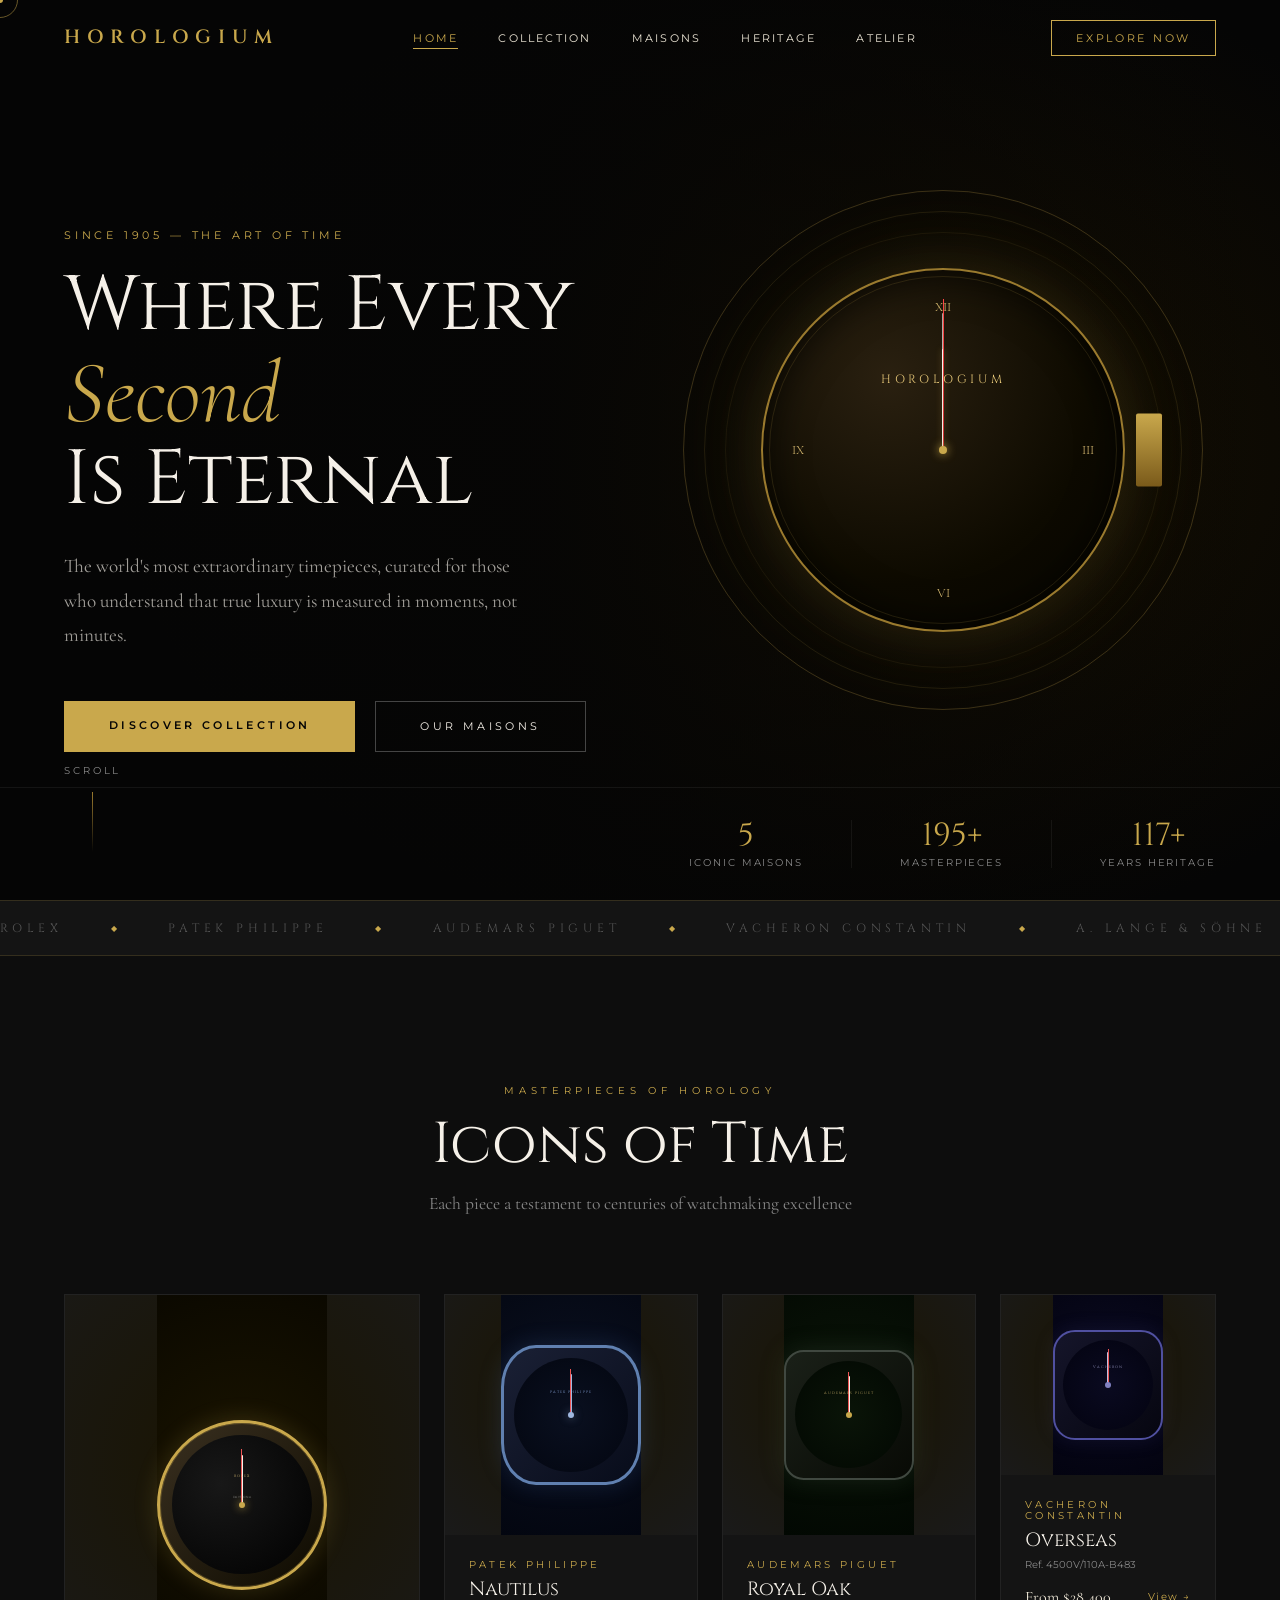
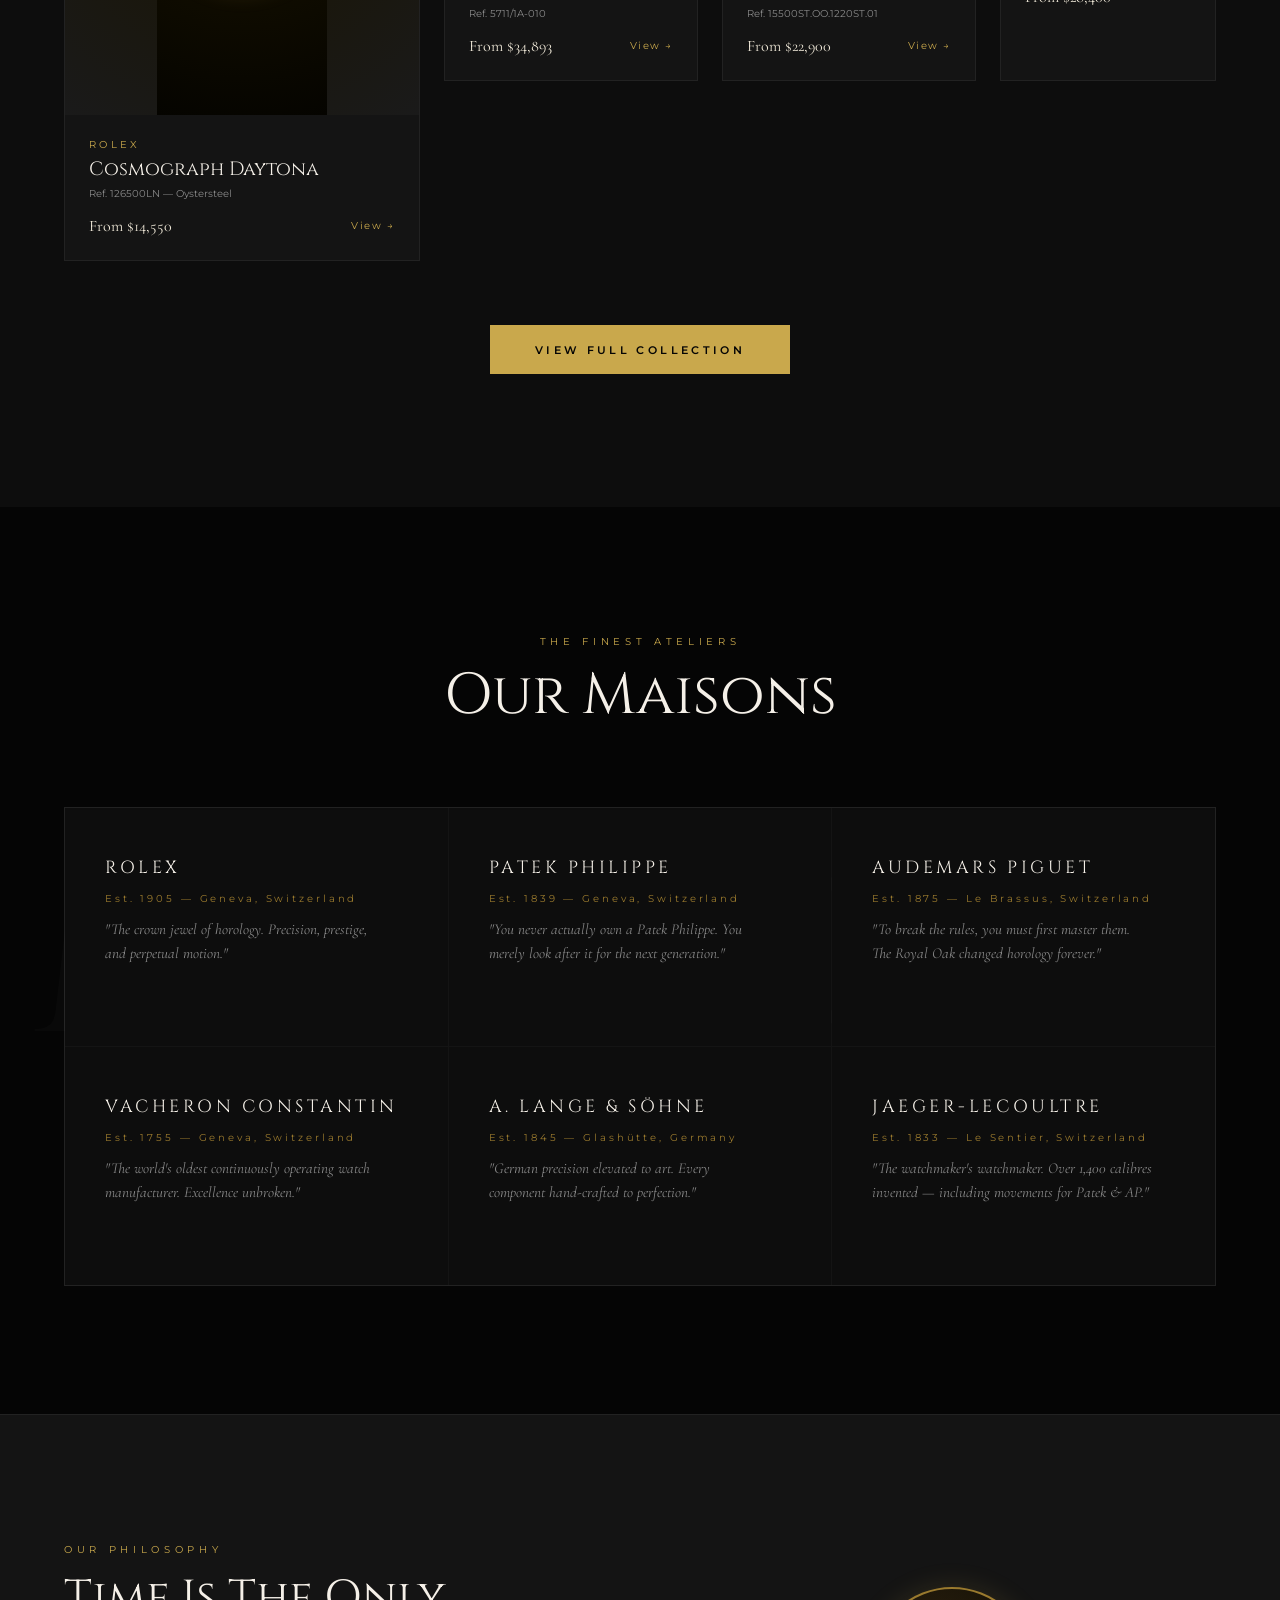
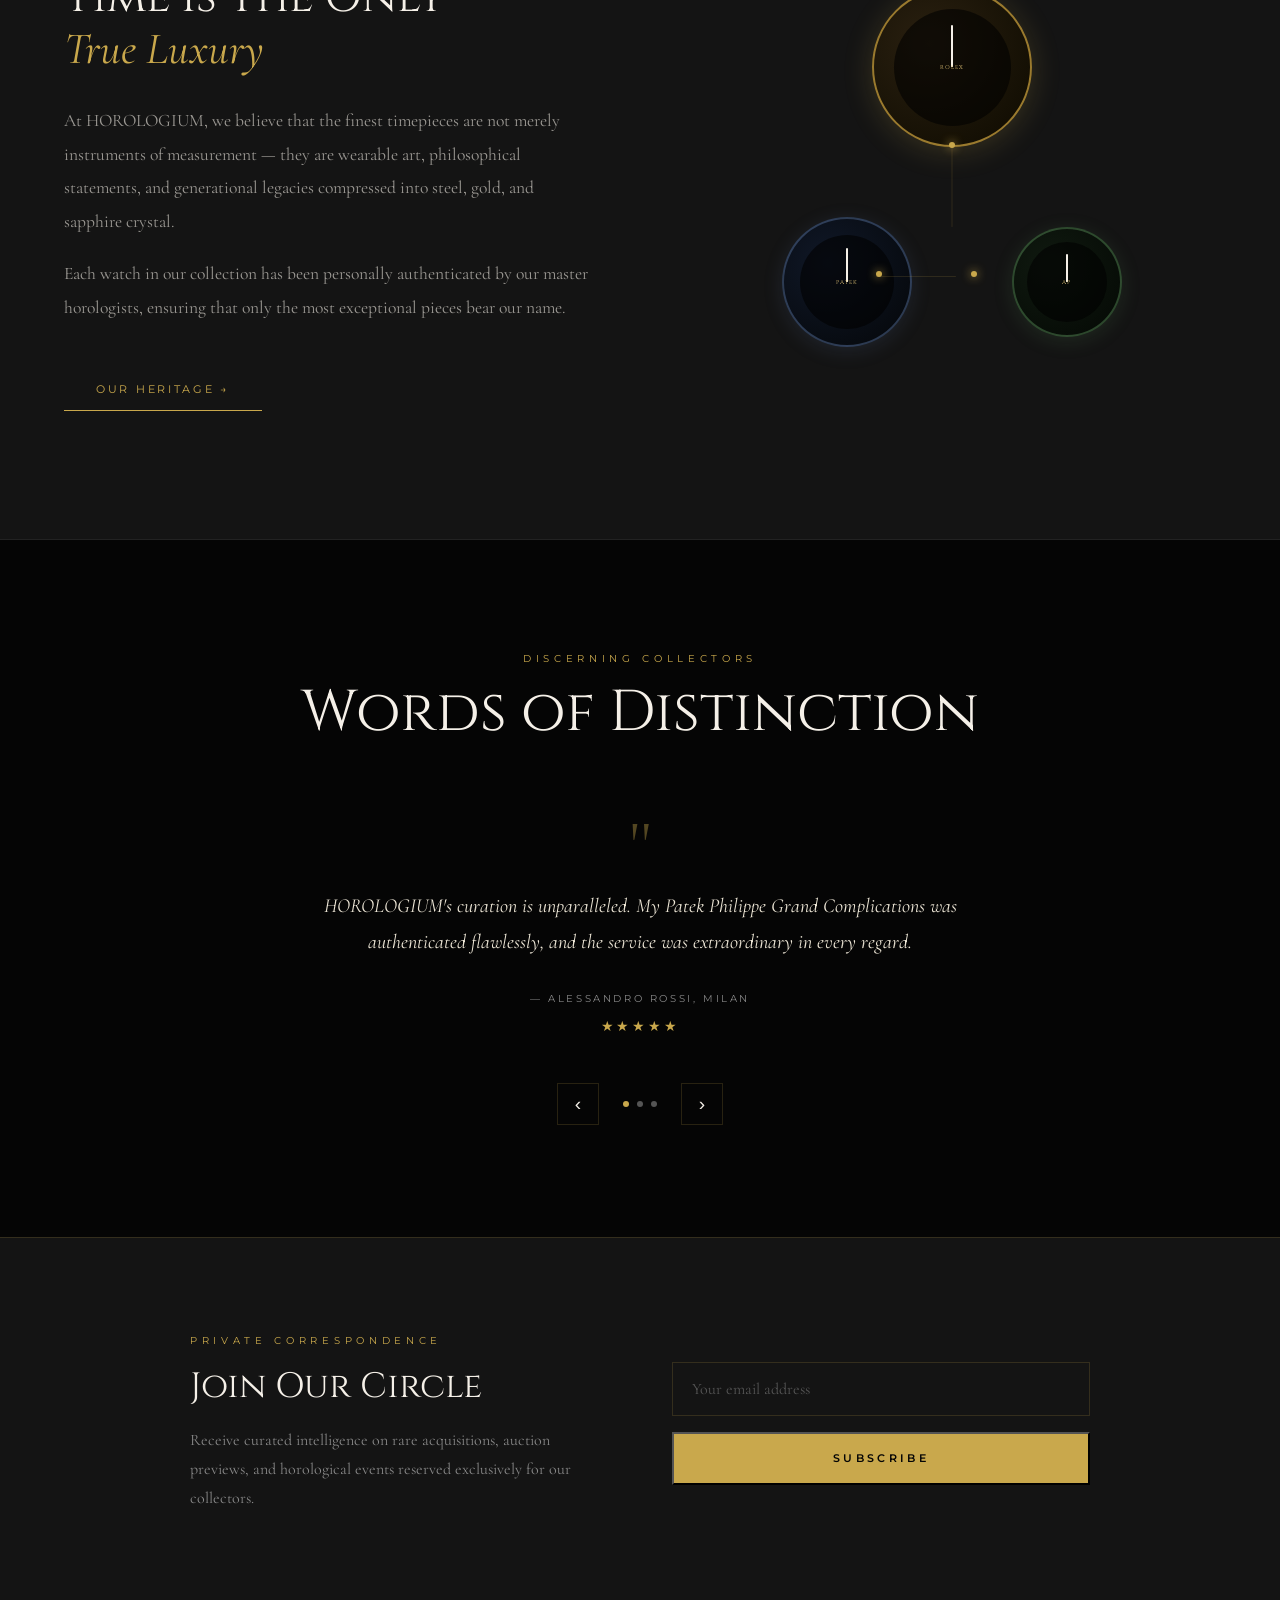
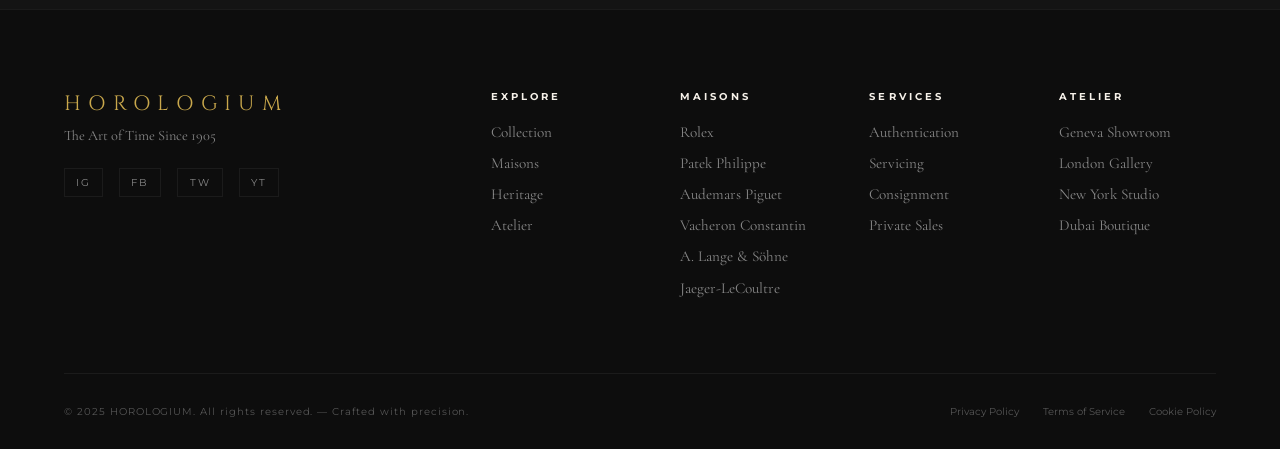
<file: index.html>
<!DOCTYPE html>
<html lang="en">
<head>
  <meta charset="UTF-8"/>
  <meta name="viewport" content="width=device-width,initial-scale=1.0"/>
  <title>HOROLOGIUM — The World's Finest Timepieces</title>
  <link rel="stylesheet" href="styles.css"/>
</head>
<body>

<!-- PRELOADER -->
<div id="preloader">
  <div class="preloader-inner">
    <div class="preloader-logo">HOROLOGIUM</div>
    <div class="preloader-bar"><span></span></div>
    <div class="preloader-text">Curating Timeless Excellence</div>
  </div>
</div>

<!-- CUSTOM CURSOR -->
<div class="cursor-dot"></div>
<div class="cursor-circle"></div>

<!-- MOBILE MENU -->
<div class="mobile-menu" id="mobileMenu">
  <a href="index.html">Home</a>
  <a href="collection.html">Collection</a>
  <a href="brands.html">Maisons</a>
  <a href="about.html">Heritage</a>
  <a href="contact.html">Atelier</a>
</div>

<!-- NAVBAR -->
<nav id="navbar">
  <div class="nav-logo"><a href="index.html">HOROLOGIUM</a></div>
  <div class="nav-toggle" id="navToggle"><span></span><span></span><span></span></div>
  <ul class="nav-links">
    <li><a href="index.html" class="active">Home</a></li>
    <li><a href="collection.html">Collection</a></li>
    <li><a href="brands.html">Maisons</a></li>
    <li><a href="about.html">Heritage</a></li>
    <li><a href="contact.html">Atelier</a></li>
  </ul>
  <div class="nav-cta"><a href="collection.html">Explore Now</a></div>
</nav>

<!-- ═══════════════════════════════════════════════════════
     HERO
═══════════════════════════════════════════════════════ -->
<section class="hero" id="hero">
  <div class="hero-bg">
    <div class="hero-overlay"></div>
    <div class="hero-particles" id="heroParticles"></div>

    <!-- Animated Watch Visual -->
    <div class="hero-watch-visual">
      <div class="watch-face-hero">
        <div class="watch-ring ring-1"></div>
        <div class="watch-ring ring-2"></div>
        <div class="watch-ring ring-3"></div>
        <div class="watch-dial">
          <div class="watch-hour-hand"></div>
          <div class="watch-minute-hand"></div>
          <div class="watch-second-hand"></div>
          <div class="watch-center-dot"></div>
          <div class="watch-brand-text">HOROLOGIUM</div>
          <div class="watch-12">XII</div>
          <div class="watch-3">III</div>
          <div class="watch-6">VI</div>
          <div class="watch-9">IX</div>
        </div>
        <div class="watch-crown"></div>
      </div>
    </div>
  </div>

  <div class="hero-content">
    <div class="hero-eyebrow reveal-up">Since 1905 — The Art of Time</div>
    <h1 class="hero-title">
      <span class="reveal-up delay-1">Where Every</span><br>
      <em class="reveal-up delay-2">Second</em><br>
      <span class="reveal-up delay-3">Is Eternal</span>
    </h1>
    <p class="hero-desc reveal-up delay-4">The world's most extraordinary timepieces, curated for those who understand that true luxury is measured in moments, not minutes.</p>
    <div class="hero-actions reveal-up delay-5">
      <a href="collection.html" class="btn-primary">Discover Collection</a>
      <a href="brands.html" class="btn-ghost">Our Maisons</a>
    </div>
  </div>

  <div class="hero-scroll-indicator">
    <span>Scroll</span>
    <div class="scroll-line"></div>
  </div>

  <div class="hero-stat-bar">
    <div class="stat-item">
      <span class="stat-num" data-target="6">0</span>
      <span class="stat-label">Iconic Maisons</span>
    </div>
    <div class="stat-divider"></div>
    <div class="stat-item">
      <span class="stat-num" data-target="200">0</span>
      <span class="stat-label">Masterpieces</span>
    </div>
    <div class="stat-divider"></div>
    <div class="stat-item">
      <span class="stat-num" data-target="120">0</span>
      <span class="stat-label">Years Heritage</span>
    </div>
  </div>
</section>

<!-- MARQUEE -->
<div class="marquee-section">
  <div class="marquee-track">
    <span>ROLEX</span><span class="dot">◆</span>
    <span>PATEK PHILIPPE</span><span class="dot">◆</span>
    <span>AUDEMARS PIGUET</span><span class="dot">◆</span>
    <span>VACHERON CONSTANTIN</span><span class="dot">◆</span>
    <span>A. LANGE &amp; SÖHNE</span><span class="dot">◆</span>
    <span>JAEGER-LECOULTRE</span><span class="dot">◆</span>
    <span>ROLEX</span><span class="dot">◆</span>
    <span>PATEK PHILIPPE</span><span class="dot">◆</span>
    <span>AUDEMARS PIGUET</span><span class="dot">◆</span>
    <span>VACHERON CONSTANTIN</span><span class="dot">◆</span>
    <span>A. LANGE &amp; SÖHNE</span><span class="dot">◆</span>
    <span>JAEGER-LECOULTRE</span><span class="dot">◆</span>
  </div>
</div>

<!-- ═══════════════════════════════════════════════════════
     FEATURED WATCHES
═══════════════════════════════════════════════════════ -->
<section class="featured-section" id="featured">
  <div class="section-header">
    <div class="section-eyebrow reveal-up">Masterpieces of Horology</div>
    <h2 class="section-title reveal-up">Icons of Time</h2>
    <p class="section-sub reveal-up">Each piece a testament to centuries of watchmaking excellence</p>
  </div>

  <div class="featured-grid">

    <!-- Card 1 — Large -->
    <div class="watch-card card-large reveal-left">
      <div class="card-image" style="height:420px;">
        <div style="display:flex;align-items:center;justify-content:center;height:100%;background:radial-gradient(circle at 50% 40%,#1a1400,#050400);">
          <div class="dial-art dial-rolex-daytona" style="width:170px;height:170px;">
            <div class="d-ring" style="inset:0;border-color:rgba(201,168,76,0.3);"></div>
            <div class="d-face">
              <div class="d-h" style="background:var(--cream);"></div>
              <div class="d-m" style="background:var(--cream);"></div>
              <div class="d-s" style="background:#e55;"></div>
              <div class="d-center" style="background:var(--gold);box-shadow:0 0 8px var(--gold);"></div>
              <div class="d-logo" style="color:var(--gold-light);">ROLEX</div>
              <div class="d-model" style="color:var(--grey);margin-top:0.5rem;">DAYTONA</div>
            </div>
          </div>
        </div>
        <div class="card-overlay"><div class="card-quick-view">Quick View</div></div>
      </div>
      <div class="card-info">
        <div class="card-brand">ROLEX</div>
        <h3 class="card-name">Cosmograph Daytona</h3>
        <p class="card-ref">Ref. 126500LN — Oystersteel</p>
        <div class="card-footer">
          <div class="card-price">From $14,550</div>
          <a href="collection.html" class="card-link">View →</a>
        </div>
      </div>
    </div>

    <!-- Card 2 -->
    <div class="watch-card card-medium reveal-up delay-1">
      <div class="card-image">
        <div style="display:flex;align-items:center;justify-content:center;height:100%;background:radial-gradient(circle at 50%40%,#0a1020,#030610);">
          <div class="dial-art dial-patek-nautilus" style="width:140px;height:140px;">
            <div class="d-face">
              <div class="d-h"></div><div class="d-m"></div><div class="d-s" style="background:#e55;"></div>
              <div class="d-center"></div>
              <div class="d-logo">PATEK PHILIPPE</div>
            </div>
          </div>
        </div>
        <div class="card-overlay"><div class="card-quick-view">Quick View</div></div>
      </div>
      <div class="card-info">
        <div class="card-brand">PATEK PHILIPPE</div>
        <h3 class="card-name">Nautilus</h3>
        <p class="card-ref">Ref. 5711/1A-010</p>
        <div class="card-footer">
          <div class="card-price">From $34,893</div>
          <a href="collection.html" class="card-link">View →</a>
        </div>
      </div>
    </div>

    <!-- Card 3 -->
    <div class="watch-card card-medium reveal-up delay-2">
      <div class="card-image">
        <div style="display:flex;align-items:center;justify-content:center;height:100%;background:radial-gradient(circle at 50%40%,#0a1408,#020802);">
          <div class="dial-art dial-ap-royaloak" style="width:130px;height:130px;">
            <div class="d-face">
              <div class="d-h"></div><div class="d-m"></div><div class="d-s" style="background:#e55;"></div>
              <div class="d-center" style="background:var(--gold);"></div>
              <div class="d-logo">AUDEMARS PIGUET</div>
            </div>
          </div>
        </div>
        <div class="card-overlay"><div class="card-quick-view">Quick View</div></div>
      </div>
      <div class="card-info">
        <div class="card-brand">AUDEMARS PIGUET</div>
        <h3 class="card-name">Royal Oak</h3>
        <p class="card-ref">Ref. 15500ST.OO.1220ST.01</p>
        <div class="card-footer">
          <div class="card-price">From $22,900</div>
          <a href="collection.html" class="card-link">View →</a>
        </div>
      </div>
    </div>

    <!-- Card 4 -->
    <div class="watch-card card-small reveal-right delay-1">
      <div class="card-image" style="height:180px;">
        <div style="display:flex;align-items:center;justify-content:center;height:100%;background:radial-gradient(circle at 50%40%,#0a0a20,#030310);">
          <div class="dial-art dial-vc-overseas" style="width:110px;height:110px;">
            <div class="d-face">
              <div class="d-h"></div><div class="d-m"></div><div class="d-s" style="background:#e55;"></div>
              <div class="d-center"></div>
              <div class="d-logo">VACHERON</div>
            </div>
          </div>
        </div>
        <div class="card-overlay"><div class="card-quick-view">Quick View</div></div>
      </div>
      <div class="card-info">
        <div class="card-brand">VACHERON CONSTANTIN</div>
        <h3 class="card-name">Overseas</h3>
        <p class="card-ref">Ref. 4500V/110A-B483</p>
        <div class="card-footer">
          <div class="card-price">From $28,400</div>
          <a href="collection.html" class="card-link">View →</a>
        </div>
      </div>
    </div>

  </div>

  <div class="featured-cta reveal-up" style="text-align:center;margin-top:3rem;">
    <a href="collection.html" class="btn-primary">View Full Collection</a>
  </div>
</section>

<!-- ═══════════════════════════════════════════════════════
     BRAND SHOWCASE
═══════════════════════════════════════════════════════ -->
<section class="brands-showcase" id="brands">
  <div class="brands-bg-text">MAISONS</div>
  <div class="section-header">
    <div class="section-eyebrow reveal-up">The Finest Ateliers</div>
    <h2 class="section-title reveal-up">Our Maisons</h2>
  </div>
  <div class="brands-grid">

    <a href="brands.html#rolex" class="brand-tile reveal-up">
      <div class="brand-tile-logo">ROLEX</div>
      <div class="brand-tile-year">Est. 1905 — Geneva, Switzerland</div>
      <div class="brand-tile-desc">"The crown jewel of horology. Precision, prestige, and perpetual motion."</div>
      <div class="brand-tile-arrow">→</div>
      <div class="brand-tile-bg"></div>
    </a>

    <a href="brands.html#patek" class="brand-tile reveal-up delay-1">
      <div class="brand-tile-logo">PATEK PHILIPPE</div>
      <div class="brand-tile-year">Est. 1839 — Geneva, Switzerland</div>
      <div class="brand-tile-desc">"You never actually own a Patek Philippe. You merely look after it for the next generation."</div>
      <div class="brand-tile-arrow">→</div>
      <div class="brand-tile-bg"></div>
    </a>

    <a href="brands.html#ap" class="brand-tile reveal-up delay-2">
      <div class="brand-tile-logo">AUDEMARS PIGUET</div>
      <div class="brand-tile-year">Est. 1875 — Le Brassus, Switzerland</div>
      <div class="brand-tile-desc">"To break the rules, you must first master them. The Royal Oak changed horology forever."</div>
      <div class="brand-tile-arrow">→</div>
      <div class="brand-tile-bg"></div>
    </a>

    <a href="brands.html#vacheron" class="brand-tile reveal-up delay-3">
      <div class="brand-tile-logo">VACHERON CONSTANTIN</div>
      <div class="brand-tile-year">Est. 1755 — Geneva, Switzerland</div>
      <div class="brand-tile-desc">"The world's oldest continuously operating watch manufacturer. Excellence unbroken."</div>
      <div class="brand-tile-arrow">→</div>
      <div class="brand-tile-bg"></div>
    </a>

    <a href="brands.html#lange" class="brand-tile reveal-up delay-4">
      <div class="brand-tile-logo">A. LANGE &amp; SÖHNE</div>
      <div class="brand-tile-year">Est. 1845 — Glashütte, Germany</div>
      <div class="brand-tile-desc">"German precision elevated to art. Every component hand-crafted to perfection."</div>
      <div class="brand-tile-arrow">→</div>
      <div class="brand-tile-bg"></div>
    </a>

    <a href="brands.html#jaeger" class="brand-tile reveal-up delay-5">
      <div class="brand-tile-logo">JAEGER-LECOULTRE</div>
      <div class="brand-tile-year">Est. 1833 — Le Sentier, Switzerland</div>
      <div class="brand-tile-desc">"The watchmaker's watchmaker. Over 1,400 calibres invented — including movements for Patek &amp; AP."</div>
      <div class="brand-tile-arrow">→</div>
      <div class="brand-tile-bg"></div>
    </a>

  </div>
</section>

<!-- ═══════════════════════════════════════════════════════
     PHILOSOPHY
═══════════════════════════════════════════════════════ -->
<section class="philosophy-section">
  <div class="philosophy-inner">
    <div class="philosophy-text reveal-left">
      <span class="section-eyebrow">Our Philosophy</span>
      <h2>Time Is The Only<br><em>True Luxury</em></h2>
      <p>At HOROLOGIUM, we believe that the finest timepieces are not merely instruments of measurement — they are wearable art, philosophical statements, and generational legacies compressed into steel, gold, and sapphire crystal.</p>
      <p>Each watch in our collection has been personally authenticated by our master horologists, ensuring that only the most exceptional pieces bear our name.</p>
      <a href="about.html" class="btn-outline">Our Heritage →</a>
    </div>
    <div class="philosophy-visual reveal-right">
      <div class="philosophy-watch-cluster">
        <div class="cluster-watch cw1">
          <div class="cw-face">
            <div class="cw-hour"></div>
            <div class="cw-minute"></div>
            <div class="cw-brand">ROLEX</div>
          </div>
        </div>
        <div class="cluster-watch cw2">
          <div class="cw-face">
            <div class="cw-hour"></div>
            <div class="cw-minute"></div>
            <div class="cw-brand">PATEK</div>
          </div>
        </div>
        <div class="cluster-watch cw3">
          <div class="cw-face">
            <div class="cw-hour"></div>
            <div class="cw-minute"></div>
            <div class="cw-brand">AP</div>
          </div>
        </div>
        <div class="philosophy-line l1"></div>
        <div class="philosophy-line l2"></div>
        <div class="philosophy-dot d1"></div>
        <div class="philosophy-dot d2"></div>
        <div class="philosophy-dot d3"></div>
      </div>
    </div>
  </div>
</section>

<!-- ═══════════════════════════════════════════════════════
     TESTIMONIALS
═══════════════════════════════════════════════════════ -->
<section class="testimonials-section">
  <div class="section-header">
    <div class="section-eyebrow reveal-up">Discerning Collectors</div>
    <h2 class="section-title reveal-up">Words of Distinction</h2>
  </div>
  <div class="testimonials-slider">
    <div class="testimonial-track">
      <div class="testimonial-item active">
        <div class="testimonial-quote">"</div>
        <p>HOROLOGIUM's curation is unparalleled. My Patek Philippe Grand Complications was authenticated flawlessly, and the service was extraordinary in every regard.</p>
        <div class="testimonial-author">— Alessandro Rossi, Milan</div>
        <div class="testimonial-stars">★★★★★</div>
      </div>
      <div class="testimonial-item">
        <div class="testimonial-quote">"</div>
        <p>Finding a Royal Oak Offshore Chronograph in this immaculate condition seemed impossible. HOROLOGIUM made it a reality within days. Truly world-class.</p>
        <div class="testimonial-author">— James Harrington, London</div>
        <div class="testimonial-stars">★★★★★</div>
      </div>
      <div class="testimonial-item">
        <div class="testimonial-quote">"</div>
        <p>The expertise displayed by HOROLOGIUM's team reflects the very watchmakers they represent. Exceptional knowledge, exceptional taste. I won't go anywhere else.</p>
        <div class="testimonial-author">— Hiroshi Tanaka, Tokyo</div>
        <div class="testimonial-stars">★★★★★</div>
      </div>
    </div>
    <div class="testimonial-nav">
      <button class="t-prev" id="tPrev">‹</button>
      <div class="t-dots">
        <span class="t-dot active"></span>
        <span class="t-dot"></span>
        <span class="t-dot"></span>
      </div>
      <button class="t-next" id="tNext">›</button>
    </div>
  </div>
</section>

<!-- NEWSLETTER -->
<section class="newsletter-section">
  <div class="newsletter-inner">
    <div class="newsletter-content reveal-up">
      <div class="section-eyebrow">Private Correspondence</div>
      <h2>Join Our Circle</h2>
      <p>Receive curated intelligence on rare acquisitions, auction previews, and horological events reserved exclusively for our collectors.</p>
    </div>
    <form class="newsletter-form reveal-up delay-2">
      <input type="email" placeholder="Your email address"/>
      <button type="submit" class="btn-primary">Subscribe</button>
    </form>
  </div>
</section>

<!-- FOOTER -->
<footer class="footer">
  <div class="footer-top">
    <div class="footer-brand">
      <div class="footer-logo">HOROLOGIUM</div>
      <p class="footer-tagline">The Art of Time Since 1905</p>
      <div class="footer-socials">
        <a href="#" class="social-link">IG</a>
        <a href="#" class="social-link">FB</a>
        <a href="#" class="social-link">TW</a>
        <a href="#" class="social-link">YT</a>
      </div>
    </div>
    <div class="footer-links">
      <div class="footer-col">
        <h4>Explore</h4>
        <ul>
          <li><a href="collection.html">Collection</a></li>
          <li><a href="brands.html">Maisons</a></li>
          <li><a href="about.html">Heritage</a></li>
          <li><a href="contact.html">Atelier</a></li>
        </ul>
      </div>
      <div class="footer-col">
        <h4>Maisons</h4>
        <ul>
          <li><a href="brands.html#rolex">Rolex</a></li>
          <li><a href="brands.html#patek">Patek Philippe</a></li>
          <li><a href="brands.html#ap">Audemars Piguet</a></li>
          <li><a href="brands.html#vacheron">Vacheron Constantin</a></li>
          <li><a href="brands.html#lange">A. Lange &amp; Söhne</a></li>
          <li><a href="brands.html#jaeger">Jaeger-LeCoultre</a></li>
        </ul>
      </div>
      <div class="footer-col">
        <h4>Services</h4>
        <ul>
          <li><a href="#">Authentication</a></li>
          <li><a href="#">Servicing</a></li>
          <li><a href="#">Consignment</a></li>
          <li><a href="#">Private Sales</a></li>
        </ul>
      </div>
      <div class="footer-col">
        <h4>Atelier</h4>
        <ul>
          <li><a href="contact.html">Geneva Showroom</a></li>
          <li><a href="contact.html">London Gallery</a></li>
          <li><a href="contact.html">New York Studio</a></li>
          <li><a href="contact.html">Dubai Boutique</a></li>
        </ul>
      </div>
    </div>
  </div>
  <div class="footer-bottom">
    <p>© 2025 HOROLOGIUM. All rights reserved. — Crafted with precision.</p>
    <div class="footer-bottom-links">
      <a href="#">Privacy Policy</a>
      <a href="#">Terms of Service</a>
      <a href="#">Cookie Policy</a>
    </div>
  </div>
</footer>

<script src="main.js"></script>
</body>
</html>
</file>
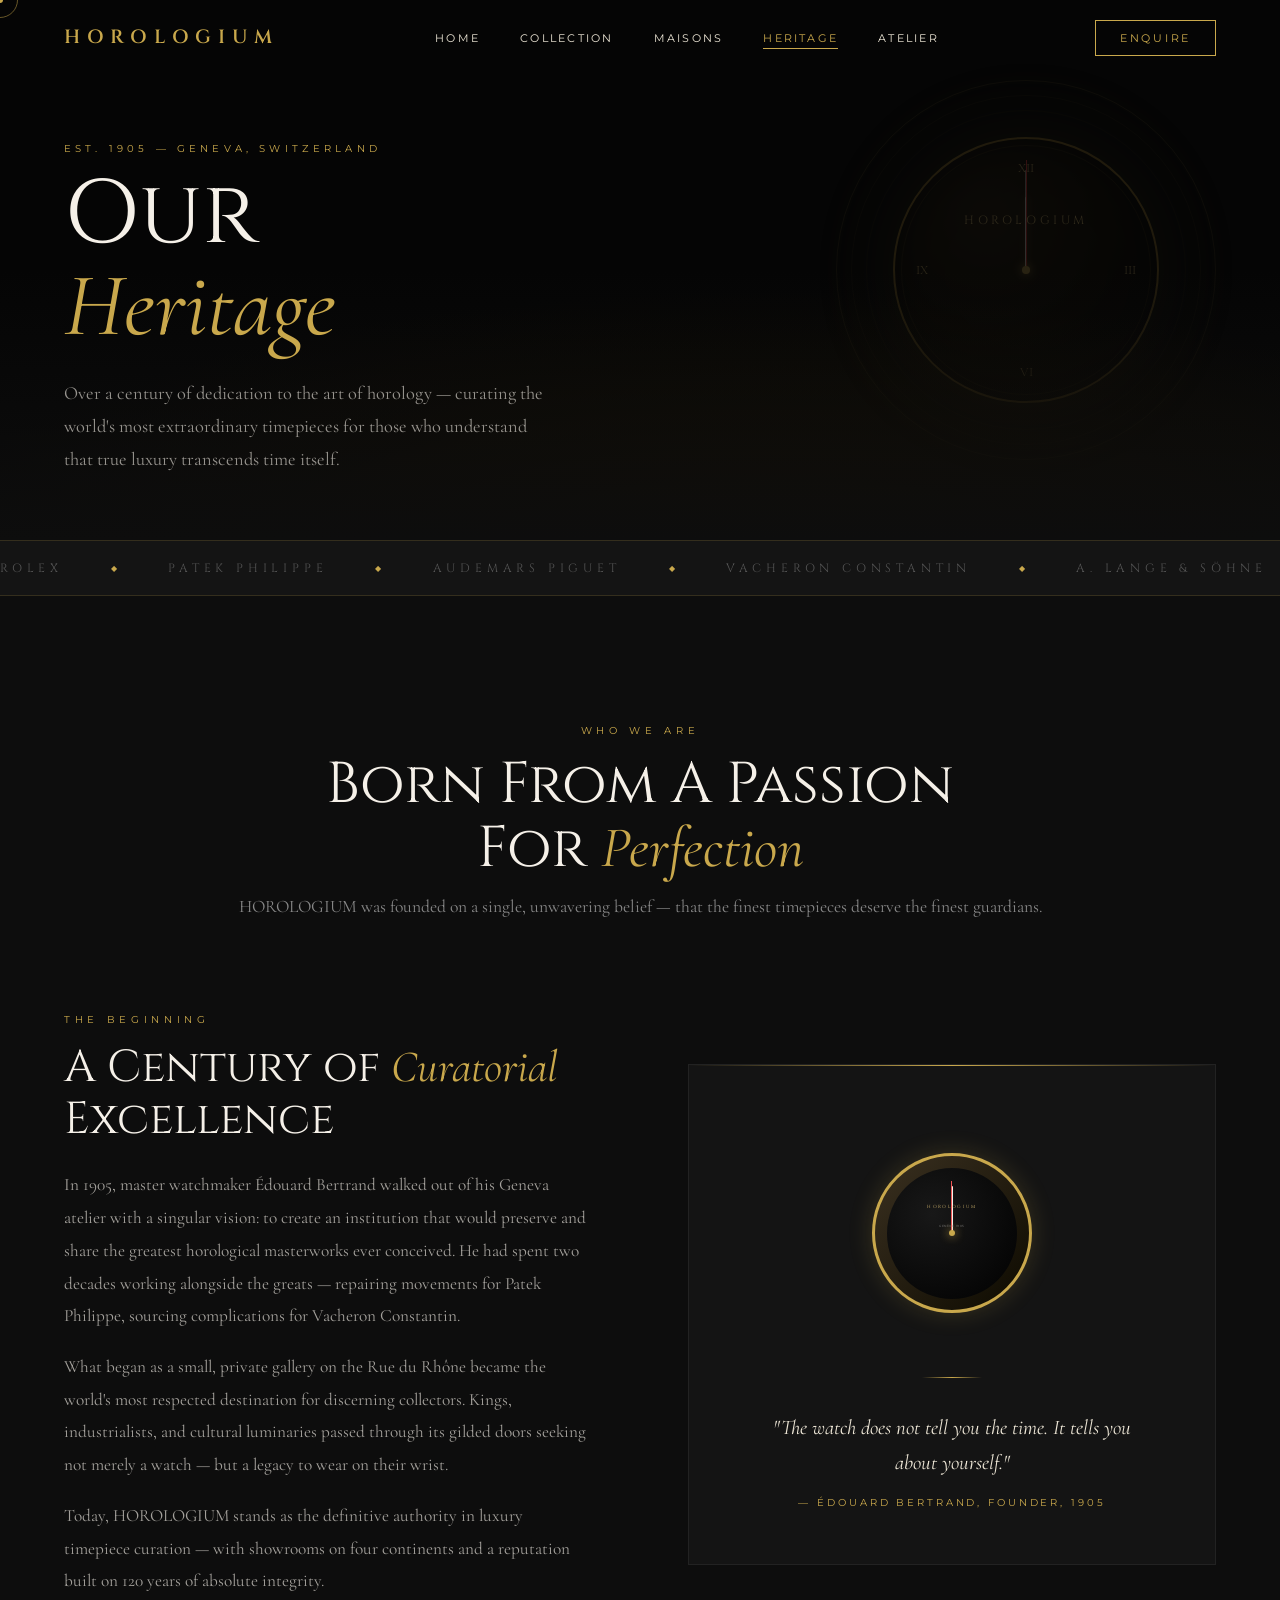
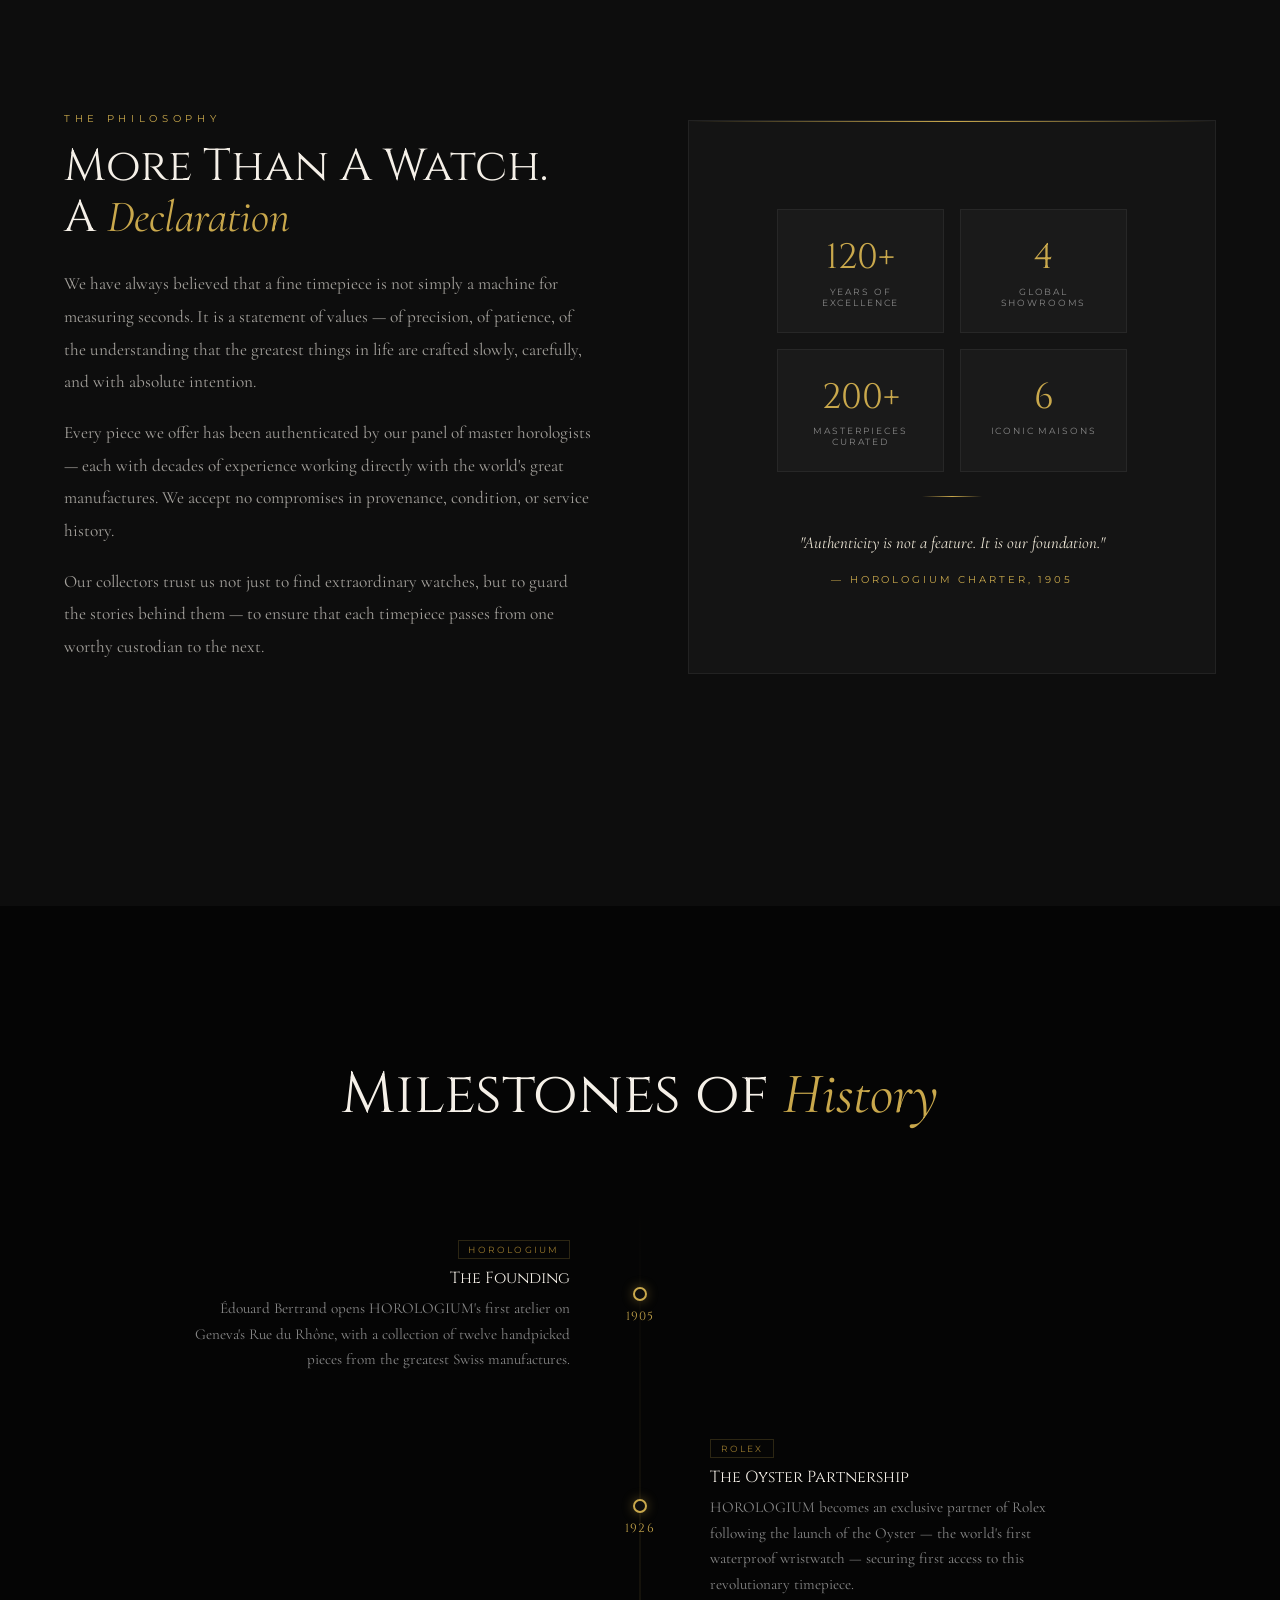
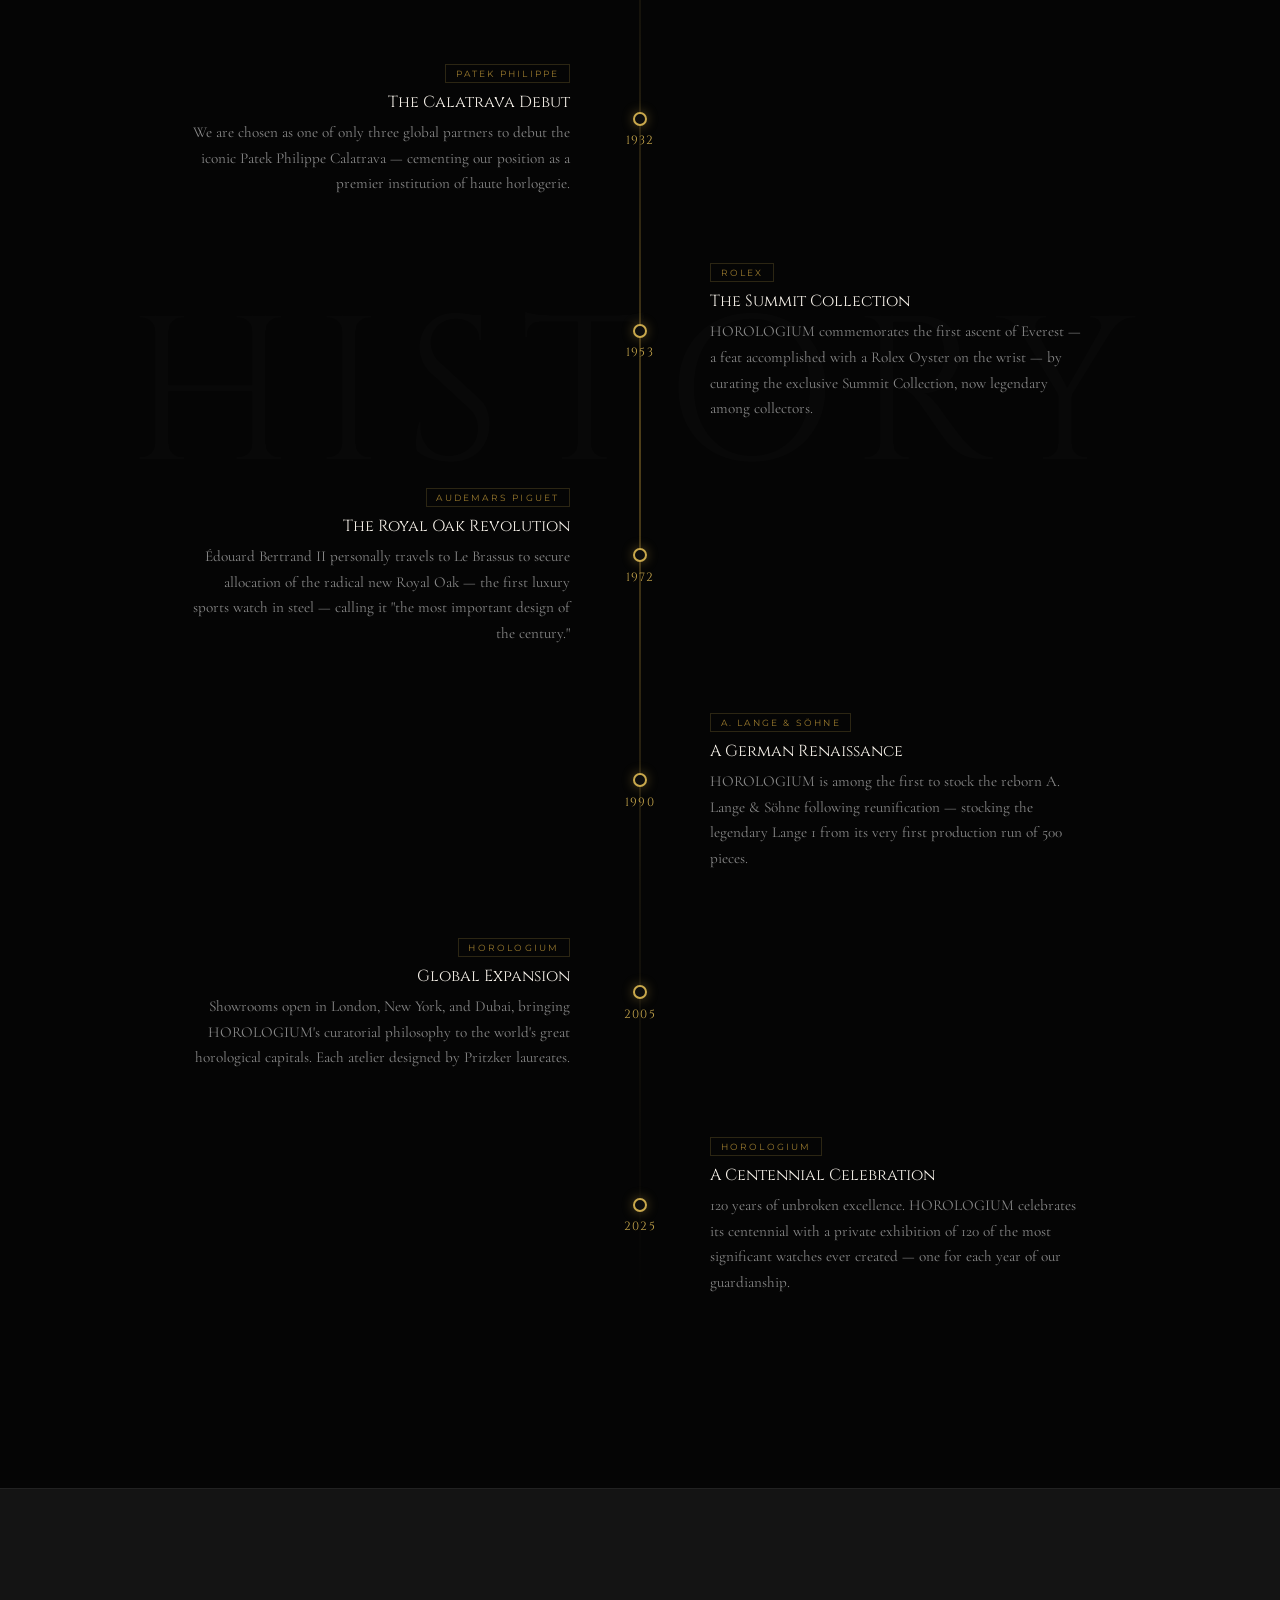
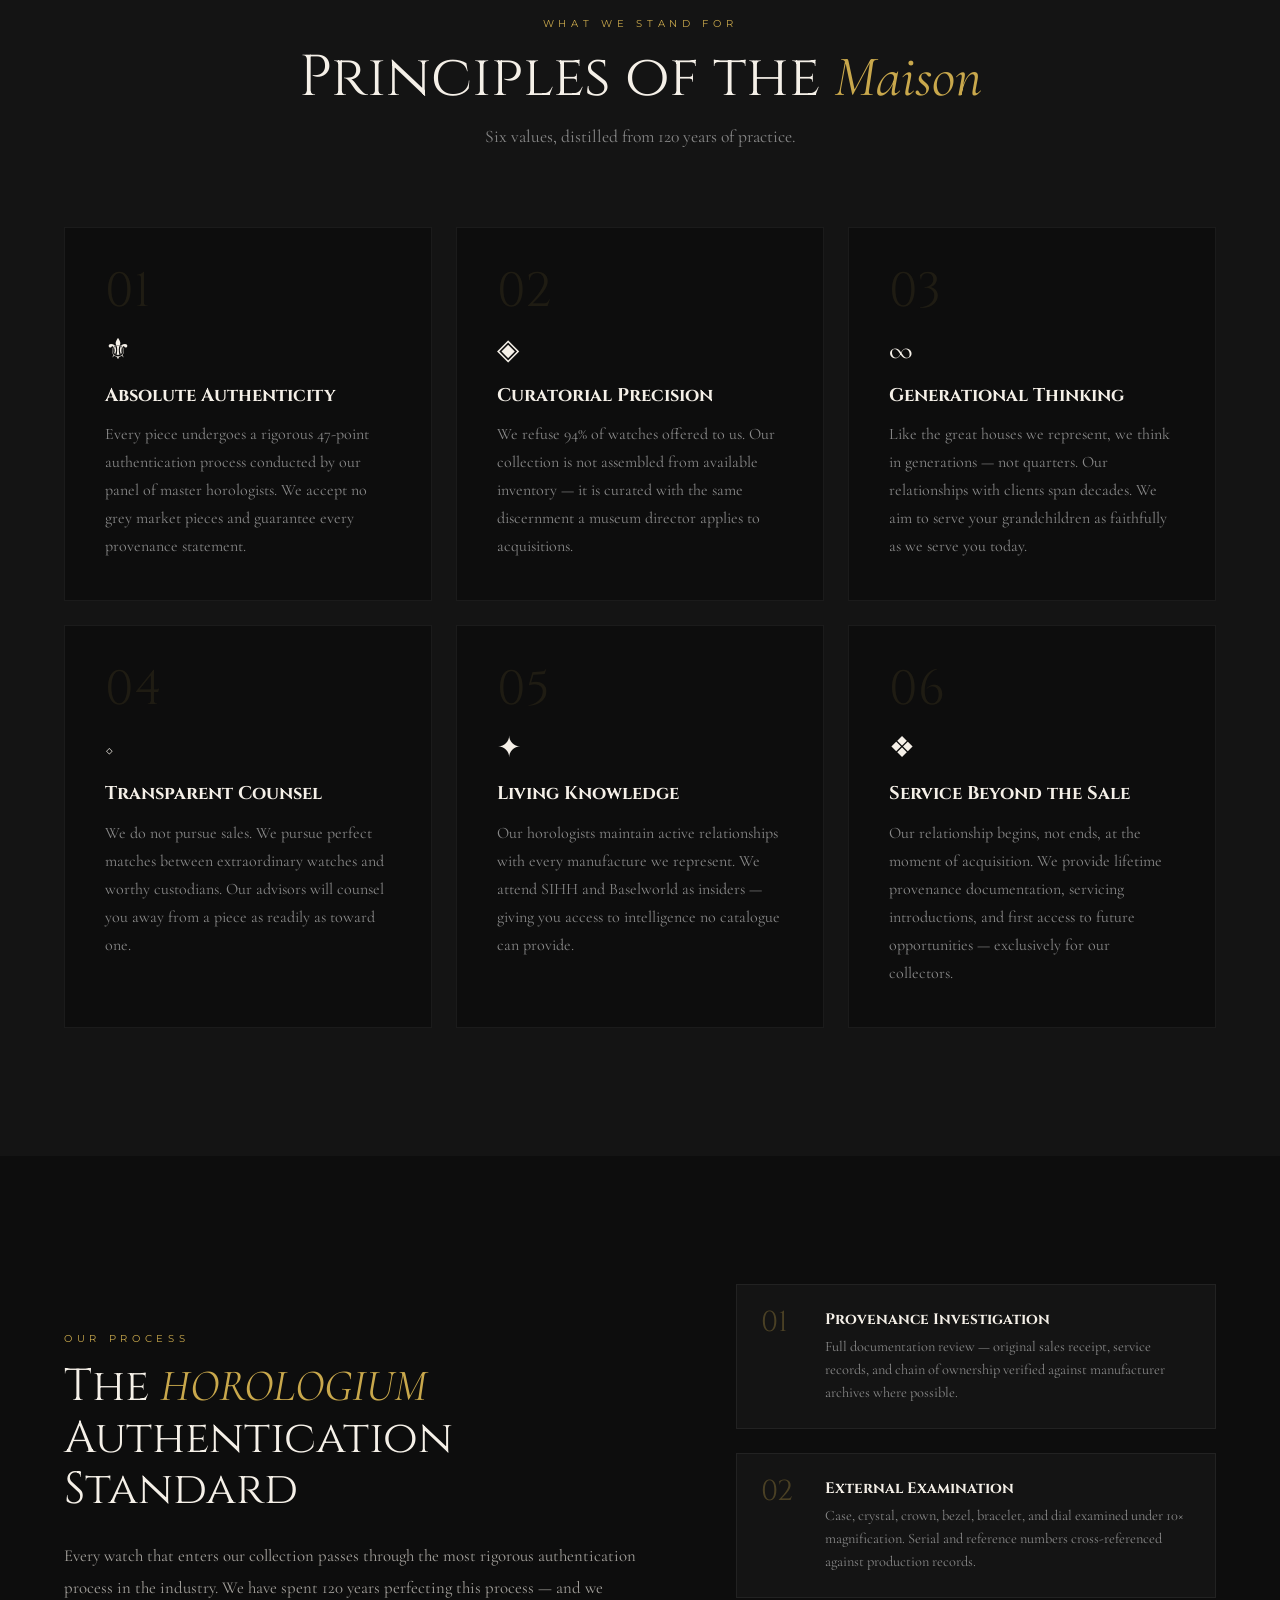
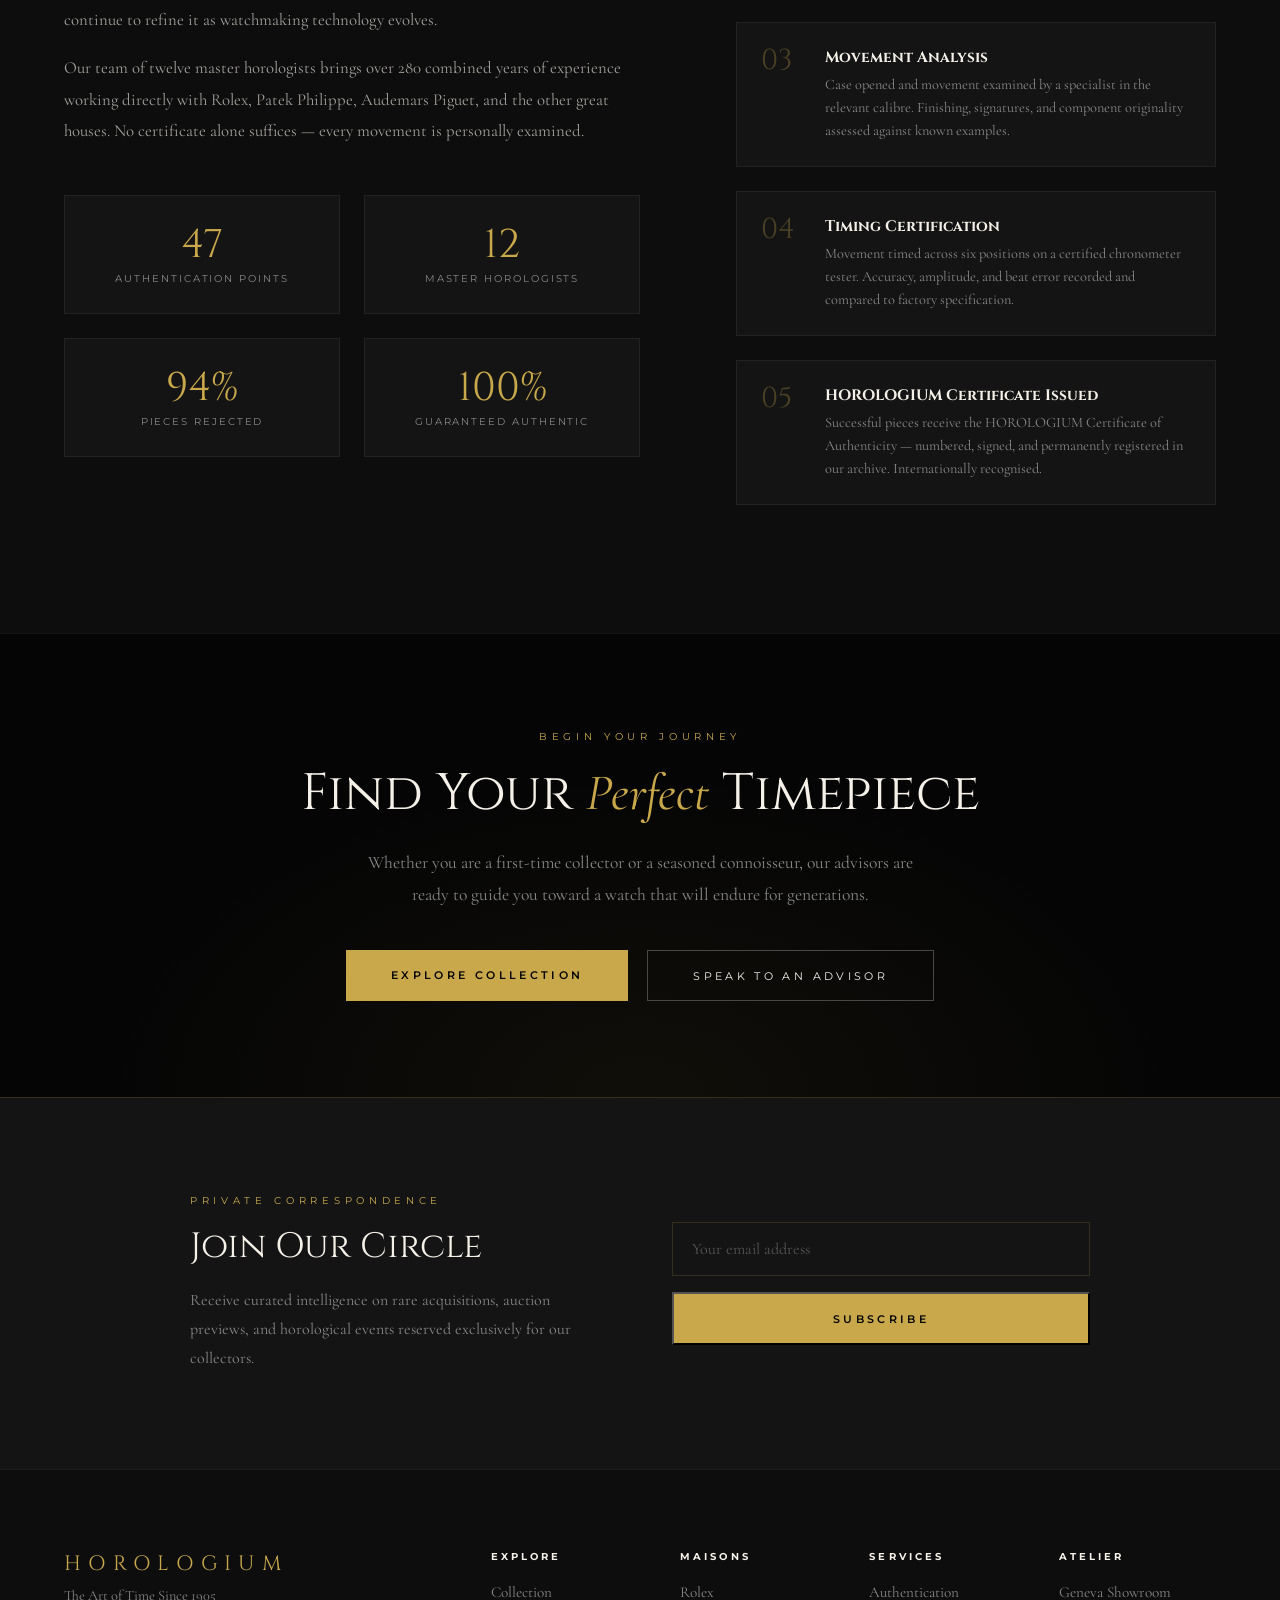
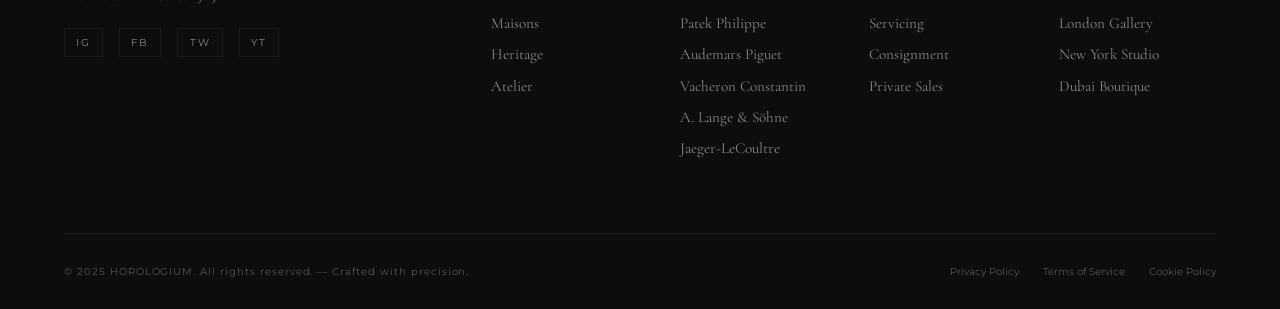
<file: about.html>
<!DOCTYPE html>
<html lang="en">
<head>
  <meta charset="UTF-8"/>
  <meta name="viewport" content="width=device-width,initial-scale=1.0"/>
  <title>Heritage — HOROLOGIUM</title>
  <link rel="stylesheet" href="styles.css"/>
  <style>
    /* ── ABOUT PAGE EXTRA STYLES ── */
    .about-hero-watch {
      position: absolute; right: 5%; top: 50%;
      transform: translateY(-50%);
      opacity: 0.18;
      pointer-events: none;
    }
    .story-section {
      padding: 8rem 5%;
      background: var(--dark);
    }
    .story-grid {
      display: grid;
      grid-template-columns: 1fr 1fr;
      gap: 6rem;
      align-items: center;
      margin-bottom: 6rem;
    }
    .story-grid.reverse { direction: rtl; }
    .story-grid.reverse > * { direction: ltr; }
    .story-text {}
    .story-text .section-eyebrow { text-align: left; display: block; margin-bottom: 1rem; }
    .story-text h2 {
      font-family: var(--font-display);
      font-size: clamp(1.8rem, 3.5vw, 3rem);
      font-weight: 400;
      color: var(--cream);
      line-height: 1.15;
      margin-bottom: 1.5rem;
    }
    .story-text h2 em { color: var(--gold); font-style: italic; font-family: var(--font-body); }
    .story-text p {
      font-family: var(--font-body);
      font-size: 1.08rem;
      line-height: 1.9;
      color: rgba(245,240,232,0.65);
      margin-bottom: 1.1rem;
    }
    .story-visual {
      background: var(--dark2);
      border: 1px solid var(--border2);
      padding: 3.5rem;
      position: relative;
      overflow: hidden;
    }
    .story-visual::before {
      content: '';
      position: absolute; top: 0; left: 0; right: 0; height: 1px;
      background: linear-gradient(90deg, transparent, var(--gold), transparent);
    }
    .story-visual-watch {
      display: flex; align-items: center; justify-content: center;
      padding: 2rem 0;
    }
    .gold-line {
      width: 60px; height: 1px;
      background: linear-gradient(90deg, transparent, var(--gold), transparent);
      margin: 2rem auto;
    }
    .story-quote {
      font-family: var(--font-body);
      font-size: 1.3rem;
      font-style: italic;
      line-height: 1.7;
      color: var(--cream2);
      text-align: center;
      padding: 0 1rem;
    }
    .story-quote-author {
      font-family: var(--font-ui);
      font-size: 0.6rem;
      letter-spacing: 0.3em;
      text-transform: uppercase;
      color: var(--gold);
      text-align: center;
      margin-top: 1rem;
    }

    /* Timeline Section */
    .timeline-section {
      padding: 8rem 5%;
      background: var(--black);
      position: relative;
      overflow: hidden;
    }
    .timeline-section::before {
      content: 'HISTORY';
      position: absolute; top: 50%; left: 50%;
      transform: translate(-50%,-50%);
      font-family: var(--font-display);
      font-size: clamp(6rem, 16vw, 16rem);
      color: rgba(255,255,255,0.015);
      letter-spacing: 0.1em;
      pointer-events: none;
      white-space: nowrap;
    }
    .timeline-full {
      position: relative;
      max-width: 900px;
      margin: 0 auto;
      padding-top: 2rem;
    }
    .timeline-full::before {
      content: '';
      position: absolute; left: 50%; top: 0; bottom: 0;
      width: 1px;
      background: linear-gradient(to bottom, transparent, var(--border), var(--gold-dark), var(--border), transparent);
      transform: translateX(-50%);
    }
    .tl-item {
      display: grid;
      grid-template-columns: 1fr 60px 1fr;
      gap: 0;
      margin-bottom: 4rem;
      position: relative;
    }
    .tl-item:nth-child(odd) .tl-content  { grid-column: 1; text-align: right; padding-right: 2.5rem; }
    .tl-item:nth-child(odd) .tl-empty    { grid-column: 3; }
    .tl-item:nth-child(even) .tl-content { grid-column: 3; text-align: left; padding-left: 2.5rem; }
    .tl-item:nth-child(even) .tl-empty   { grid-column: 1; }
    .tl-node {
      grid-column: 2;
      display: flex; flex-direction: column; align-items: center; justify-content: center;
      position: relative; z-index: 1;
    }
    .tl-dot {
      width: 14px; height: 14px;
      border-radius: 50%;
      background: var(--dark);
      border: 2px solid var(--gold);
      box-shadow: 0 0 12px rgba(201,168,76,0.4);
      transition: box-shadow 0.3s;
    }
    .tl-item:hover .tl-dot {
      box-shadow: 0 0 24px rgba(201,168,76,0.8);
    }
    .tl-year {
      font-family: var(--font-display);
      font-size: 0.75rem;
      color: var(--gold);
      letter-spacing: 0.1em;
      margin-top: 0.4rem;
      white-space: nowrap;
    }
    .tl-content {}
    .tl-title {
      font-family: var(--font-display);
      font-size: 1rem;
      color: var(--cream);
      margin-bottom: 0.4rem;
    }
    .tl-desc {
      font-family: var(--font-body);
      font-size: 0.95rem;
      line-height: 1.7;
      color: var(--grey);
    }
    .tl-brand-tag {
      display: inline-block;
      font-family: var(--font-ui);
      font-size: 0.55rem;
      letter-spacing: 0.25em;
      text-transform: uppercase;
      color: var(--gold-dark);
      border: 1px solid rgba(201,168,76,0.2);
      padding: 0.2rem 0.6rem;
      margin-bottom: 0.5rem;
    }

    /* Values Section */
    .values-section {
      padding: 8rem 5%;
      background: var(--dark2);
      border-top: 1px solid var(--border2);
    }
    .values-grid-full {
      display: grid;
      grid-template-columns: repeat(3, 1fr);
      gap: 1.5rem;
      margin-top: 4rem;
    }
    .value-card-full {
      background: var(--dark);
      border: 1px solid var(--border2);
      padding: 2.5rem;
      position: relative;
      overflow: hidden;
      transition: border-color 0.4s, transform 0.4s var(--transition);
    }
    .value-card-full:hover {
      border-color: rgba(201,168,76,0.3);
      transform: translateY(-5px);
    }
    .value-card-full::after {
      content: '';
      position: absolute; bottom: 0; left: 0; right: 0; height: 1px;
      background: linear-gradient(90deg, transparent, var(--gold), transparent);
      transform: scaleX(0);
      transition: transform 0.4s var(--transition);
    }
    .value-card-full:hover::after { transform: scaleX(1); }
    .value-number {
      font-family: var(--font-display);
      font-size: 3rem;
      color: rgba(201,168,76,0.1);
      line-height: 1;
      margin-bottom: 1rem;
    }
    .value-icon-symbol {
      font-size: 1.8rem;
      margin-bottom: 1rem;
      display: block;
    }
    .value-card-full h3 {
      font-family: var(--font-display);
      font-size: 1.15rem;
      color: var(--cream);
      margin-bottom: 0.8rem;
    }
    .value-card-full p {
      font-family: var(--font-body);
      font-size: 1rem;
      line-height: 1.75;
      color: var(--grey);
    }

    /* Team / Authenticity Section */
    .authenticity-section {
      padding: 8rem 5%;
      background: var(--dark);
    }
    .auth-inner {
      display: grid;
      grid-template-columns: 1.2fr 1fr;
      gap: 6rem;
      align-items: center;
    }
    .auth-stats {
      display: grid;
      grid-template-columns: 1fr 1fr;
      gap: 1.5rem;
      margin-top: 3rem;
    }
    .auth-stat {
      background: var(--dark2);
      border: 1px solid var(--border2);
      padding: 1.8rem;
      text-align: center;
      transition: border-color 0.3s;
    }
    .auth-stat:hover { border-color: rgba(201,168,76,0.3); }
    .auth-stat-num {
      font-family: var(--font-display);
      font-size: 2.5rem;
      color: var(--gold);
      line-height: 1;
    }
    .auth-stat-label {
      font-family: var(--font-ui);
      font-size: 0.6rem;
      letter-spacing: 0.2em;
      text-transform: uppercase;
      color: var(--grey);
      margin-top: 0.5rem;
    }
    .auth-visual {
      display: flex; flex-direction: column; gap: 1.5rem;
    }
    .auth-step {
      display: flex;
      gap: 1.5rem;
      align-items: flex-start;
      padding: 1.5rem;
      background: var(--dark2);
      border: 1px solid var(--border2);
      transition: border-color 0.3s;
    }
    .auth-step:hover { border-color: rgba(201,168,76,0.3); }
    .auth-step-num {
      font-family: var(--font-display);
      font-size: 1.8rem;
      color: rgba(201,168,76,0.3);
      line-height: 1;
      min-width: 40px;
    }
    .auth-step-text h4 {
      font-family: var(--font-display);
      font-size: 0.95rem;
      color: var(--cream);
      margin-bottom: 0.3rem;
    }
    .auth-step-text p {
      font-family: var(--font-body);
      font-size: 0.9rem;
      color: var(--grey);
      line-height: 1.6;
    }

    /* CTA Band */
    .cta-band {
      padding: 6rem 5%;
      background: var(--black);
      text-align: center;
      border-top: 1px solid var(--border2);
      position: relative;
      overflow: hidden;
    }
    .cta-band::before {
      content: '';
      position: absolute; inset: 0;
      background: radial-gradient(ellipse 60% 100% at 50% 100%, rgba(201,168,76,0.06), transparent 70%);
    }
    .cta-band h2 {
      font-family: var(--font-display);
      font-size: clamp(2rem, 4vw, 3.5rem);
      font-weight: 400;
      color: var(--cream);
      margin-bottom: 1.2rem;
      position: relative;
    }
    .cta-band h2 em { color: var(--gold); font-style: italic; font-family: var(--font-body); }
    .cta-band p {
      font-family: var(--font-body);
      font-size: 1.1rem;
      color: var(--grey);
      max-width: 560px;
      margin: 0 auto 2.5rem;
      line-height: 1.8;
      position: relative;
    }
    .cta-band-actions {
      display: flex; gap: 1.2rem; justify-content: center; flex-wrap: wrap;
      position: relative;
    }

    @media (max-width: 1024px) {
      .story-grid, .auth-inner { grid-template-columns: 1fr; gap: 3rem; }
      .story-grid.reverse { direction: ltr; }
      .timeline-full::before { left: 24px; }
      .tl-item { grid-template-columns: 48px 1fr; }
      .tl-item:nth-child(odd) .tl-content,
      .tl-item:nth-child(even) .tl-content { grid-column: 2; text-align: left; padding-left: 1.5rem; padding-right: 0; }
      .tl-item:nth-child(odd) .tl-empty,
      .tl-item:nth-child(even) .tl-empty   { display: none; }
      .tl-node { grid-column: 1; }
      .values-grid-full { grid-template-columns: 1fr 1fr; }
      .auth-stats { grid-template-columns: 1fr 1fr; }
    }
    @media (max-width: 600px) {
      .values-grid-full { grid-template-columns: 1fr; }
      .auth-stats { grid-template-columns: 1fr 1fr; }
    }
  </style>
</head>
<body>

<!-- PRELOADER -->
<div id="preloader">
  <div class="preloader-inner">
    <div class="preloader-logo">HOROLOGIUM</div>
    <div class="preloader-bar"><span></span></div>
    <div class="preloader-text">A Century of Excellence</div>
  </div>
</div>

<div class="cursor-dot"></div>
<div class="cursor-circle"></div>

<!-- MOBILE MENU -->
<div class="mobile-menu" id="mobileMenu">
  <a href="index.html">Home</a>
  <a href="collection.html">Collection</a>
  <a href="brands.html">Maisons</a>
  <a href="about.html">Heritage</a>
  <a href="contact.html">Atelier</a>
</div>

<!-- NAVBAR -->
<nav id="navbar">
  <div class="nav-logo"><a href="index.html">HOROLOGIUM</a></div>
  <div class="nav-toggle" id="navToggle"><span></span><span></span><span></span></div>
  <ul class="nav-links">
    <li><a href="index.html">Home</a></li>
    <li><a href="collection.html">Collection</a></li>
    <li><a href="brands.html">Maisons</a></li>
    <li><a href="about.html" class="active">Heritage</a></li>
    <li><a href="contact.html">Atelier</a></li>
  </ul>
  <div class="nav-cta"><a href="contact.html">Enquire</a></div>
</nav>

<!-- ═══════════════════════════════════════════════════════
     PAGE HERO
═══════════════════════════════════════════════════════ -->
<div class="page-hero" style="min-height:60vh;">
  <div class="hero-particles" id="heroParticles"></div>
  <div style="position:absolute;inset:0;background:radial-gradient(ellipse 100% 80% at 60% 110%,#1a1200 0%,#050505 70%);"></div>

  <!-- Decorative watch cluster -->
  <div class="about-hero-watch">
    <div class="watch-face-hero" style="width:380px;height:380px;">
      <div class="watch-ring ring-1"></div>
      <div class="watch-ring ring-2"></div>
      <div class="watch-ring ring-3"></div>
      <div class="watch-dial">
        <div class="watch-hour-hand"></div>
        <div class="watch-minute-hand"></div>
        <div class="watch-second-hand"></div>
        <div class="watch-center-dot"></div>
        <div class="watch-brand-text">HOROLOGIUM</div>
        <div class="watch-12">XII</div>
        <div class="watch-3">III</div>
        <div class="watch-6">VI</div>
        <div class="watch-9">IX</div>
      </div>
    </div>
  </div>

  <div class="page-hero-content" style="max-width:650px;">
    <div class="page-hero-eyebrow reveal-up">Est. 1905 — Geneva, Switzerland</div>
    <h1 class="page-hero-title reveal-up delay-1">
      Our<br><em style="font-family:var(--font-body);color:var(--gold);font-style:italic;">Heritage</em>
    </h1>
    <p class="reveal-up delay-2" style="font-family:var(--font-body);font-size:1.15rem;color:rgba(245,240,232,0.6);line-height:1.8;margin-top:1.5rem;max-width:480px;">
      Over a century of dedication to the art of horology — curating the world's most extraordinary timepieces for those who understand that true luxury transcends time itself.
    </p>
  </div>
</div>

<!-- MARQUEE -->
<div class="marquee-section">
  <div class="marquee-track">
    <span>ROLEX</span><span class="dot">◆</span>
    <span>PATEK PHILIPPE</span><span class="dot">◆</span>
    <span>AUDEMARS PIGUET</span><span class="dot">◆</span>
    <span>VACHERON CONSTANTIN</span><span class="dot">◆</span>
    <span>A. LANGE &amp; SÖHNE</span><span class="dot">◆</span>
    <span>JAEGER-LECOULTRE</span><span class="dot">◆</span>
    <span>ROLEX</span><span class="dot">◆</span>
    <span>PATEK PHILIPPE</span><span class="dot">◆</span>
    <span>AUDEMARS PIGUET</span><span class="dot">◆</span>
    <span>VACHERON CONSTANTIN</span><span class="dot">◆</span>
    <span>A. LANGE &amp; SÖHNE</span><span class="dot">◆</span>
    <span>JAEGER-LECOULTRE</span><span class="dot">◆</span>
  </div>
</div>

<!-- ═══════════════════════════════════════════════════════
     OUR STORY
═══════════════════════════════════════════════════════ -->
<section class="story-section">

  <div class="section-header" style="margin-bottom:6rem;">
    <div class="section-eyebrow reveal-up">Who We Are</div>
    <h2 class="section-title reveal-up">Born From A Passion<br>For <em style="font-style:italic;color:var(--gold);font-family:var(--font-body);">Perfection</em></h2>
    <p class="section-sub reveal-up">HOROLOGIUM was founded on a single, unwavering belief — that the finest timepieces deserve the finest guardians.</p>
  </div>

  <!-- Story Block 1 -->
  <div class="story-grid">
    <div class="story-text reveal-left">
      <span class="section-eyebrow">The Beginning</span>
      <h2>A Century of <em>Curatorial</em> Excellence</h2>
      <p>In 1905, master watchmaker Édouard Bertrand walked out of his Geneva atelier with a singular vision: to create an institution that would preserve and share the greatest horological masterworks ever conceived. He had spent two decades working alongside the greats — repairing movements for Patek Philippe, sourcing complications for Vacheron Constantin.</p>
      <p>What began as a small, private gallery on the Rue du Rhône became the world's most respected destination for discerning collectors. Kings, industrialists, and cultural luminaries passed through its gilded doors seeking not merely a watch — but a legacy to wear on their wrist.</p>
      <p>Today, HOROLOGIUM stands as the definitive authority in luxury timepiece curation — with showrooms on four continents and a reputation built on 120 years of absolute integrity.</p>
    </div>
    <div class="story-visual reveal-right">
      <div class="story-visual-watch">
        <div class="dial-art dial-rolex-daytona" style="width:160px;height:160px;">
          <div class="d-face">
            <div class="d-h" style="background:var(--cream);"></div>
            <div class="d-m" style="background:var(--cream);"></div>
            <div class="d-s" style="background:#e55;"></div>
            <div class="d-center" style="background:var(--gold);box-shadow:0 0 10px var(--gold);"></div>
            <div class="d-logo" style="color:var(--gold-light);font-size:0.28rem;">HOROLOGIUM</div>
            <div class="d-model" style="color:var(--grey);margin-top:0.5rem;">GENÈVE 1905</div>
          </div>
        </div>
      </div>
      <div class="gold-line"></div>
      <div class="story-quote">"The watch does not tell you the time. It tells you about yourself."</div>
      <div class="story-quote-author">— Édouard Bertrand, Founder, 1905</div>
    </div>
  </div>

  <!-- Story Block 2 -->
  <div class="story-grid reverse" style="margin-top:5rem;">
    <div class="story-visual reveal-left">
      <div style="padding:2rem;">
        <div style="display:grid;grid-template-columns:1fr 1fr;gap:1rem;">
          <div style="text-align:center;padding:1.5rem;background:var(--dark3);border:1px solid var(--border2);">
            <div style="font-family:var(--font-display);font-size:2.2rem;color:var(--gold);">120+</div>
            <div style="font-family:var(--font-ui);font-size:0.58rem;letter-spacing:0.2em;color:var(--grey);text-transform:uppercase;margin-top:0.3rem;">Years of Excellence</div>
          </div>
          <div style="text-align:center;padding:1.5rem;background:var(--dark3);border:1px solid var(--border2);">
            <div style="font-family:var(--font-display);font-size:2.2rem;color:var(--gold);">4</div>
            <div style="font-family:var(--font-ui);font-size:0.58rem;letter-spacing:0.2em;color:var(--grey);text-transform:uppercase;margin-top:0.3rem;">Global Showrooms</div>
          </div>
          <div style="text-align:center;padding:1.5rem;background:var(--dark3);border:1px solid var(--border2);">
            <div style="font-family:var(--font-display);font-size:2.2rem;color:var(--gold);">200+</div>
            <div style="font-family:var(--font-ui);font-size:0.58rem;letter-spacing:0.2em;color:var(--grey);text-transform:uppercase;margin-top:0.3rem;">Masterpieces Curated</div>
          </div>
          <div style="text-align:center;padding:1.5rem;background:var(--dark3);border:1px solid var(--border2);">
            <div style="font-family:var(--font-display);font-size:2.2rem;color:var(--gold);">6</div>
            <div style="font-family:var(--font-ui);font-size:0.58rem;letter-spacing:0.2em;color:var(--grey);text-transform:uppercase;margin-top:0.3rem;">Iconic Maisons</div>
          </div>
        </div>
        <div class="gold-line" style="margin-top:1.5rem;"></div>
        <div class="story-quote" style="font-size:1.05rem;">"Authenticity is not a feature. It is our foundation."</div>
        <div class="story-quote-author">— HOROLOGIUM Charter, 1905</div>
      </div>
    </div>
    <div class="story-text reveal-right">
      <span class="section-eyebrow">The Philosophy</span>
      <h2>More Than A Watch.<br>A <em>Declaration</em></h2>
      <p>We have always believed that a fine timepiece is not simply a machine for measuring seconds. It is a statement of values — of precision, of patience, of the understanding that the greatest things in life are crafted slowly, carefully, and with absolute intention.</p>
      <p>Every piece we offer has been authenticated by our panel of master horologists — each with decades of experience working directly with the world's great manufactures. We accept no compromises in provenance, condition, or service history.</p>
      <p>Our collectors trust us not just to find extraordinary watches, but to guard the stories behind them — to ensure that each timepiece passes from one worthy custodian to the next.</p>
    </div>
  </div>

</section>

<!-- ═══════════════════════════════════════════════════════
     TIMELINE
═══════════════════════════════════════════════════════ -->
<section class="timeline-section">
  <div class="section-header" style="margin-bottom:5rem;">
    <div class="section-eyebrow reveal-up">A Journey Through Time</div>
    <h2 class="section-title reveal-up">Milestones of <em style="font-style:italic;color:var(--gold);font-family:var(--font-body);">History</em></h2>
  </div>

  <div class="timeline-full">

    <div class="tl-item reveal-up">
      <div class="tl-content">
        <div class="tl-brand-tag">HOROLOGIUM</div>
        <div class="tl-title">The Founding</div>
        <div class="tl-desc">Édouard Bertrand opens HOROLOGIUM's first atelier on Geneva's Rue du Rhône, with a collection of twelve handpicked pieces from the greatest Swiss manufactures.</div>
      </div>
      <div class="tl-node"><div class="tl-dot"></div><div class="tl-year">1905</div></div>
      <div class="tl-empty"></div>
    </div>

    <div class="tl-item reveal-up delay-1">
      <div class="tl-empty"></div>
      <div class="tl-node"><div class="tl-dot"></div><div class="tl-year">1926</div></div>
      <div class="tl-content">
        <div class="tl-brand-tag">ROLEX</div>
        <div class="tl-title">The Oyster Partnership</div>
        <div class="tl-desc">HOROLOGIUM becomes an exclusive partner of Rolex following the launch of the Oyster — the world's first waterproof wristwatch — securing first access to this revolutionary timepiece.</div>
      </div>
    </div>

    <div class="tl-item reveal-up delay-2">
      <div class="tl-content">
        <div class="tl-brand-tag">PATEK PHILIPPE</div>
        <div class="tl-title">The Calatrava Debut</div>
        <div class="tl-desc">We are chosen as one of only three global partners to debut the iconic Patek Philippe Calatrava — cementing our position as a premier institution of haute horlogerie.</div>
      </div>
      <div class="tl-node"><div class="tl-dot"></div><div class="tl-year">1932</div></div>
      <div class="tl-empty"></div>
    </div>

    <div class="tl-item reveal-up">
      <div class="tl-empty"></div>
      <div class="tl-node"><div class="tl-dot"></div><div class="tl-year">1953</div></div>
      <div class="tl-content">
        <div class="tl-brand-tag">ROLEX</div>
        <div class="tl-title">The Summit Collection</div>
        <div class="tl-desc">HOROLOGIUM commemorates the first ascent of Everest — a feat accomplished with a Rolex Oyster on the wrist — by curating the exclusive Summit Collection, now legendary among collectors.</div>
      </div>
    </div>

    <div class="tl-item reveal-up delay-1">
      <div class="tl-content">
        <div class="tl-brand-tag">AUDEMARS PIGUET</div>
        <div class="tl-title">The Royal Oak Revolution</div>
        <div class="tl-desc">Édouard Bertrand II personally travels to Le Brassus to secure allocation of the radical new Royal Oak — the first luxury sports watch in steel — calling it "the most important design of the century."</div>
      </div>
      <div class="tl-node"><div class="tl-dot"></div><div class="tl-year">1972</div></div>
      <div class="tl-empty"></div>
    </div>

    <div class="tl-item reveal-up delay-2">
      <div class="tl-empty"></div>
      <div class="tl-node"><div class="tl-dot"></div><div class="tl-year">1990</div></div>
      <div class="tl-content">
        <div class="tl-brand-tag">A. LANGE & SÖHNE</div>
        <div class="tl-title">A German Renaissance</div>
        <div class="tl-desc">HOROLOGIUM is among the first to stock the reborn A. Lange &amp; Söhne following reunification — stocking the legendary Lange 1 from its very first production run of 500 pieces.</div>
      </div>
    </div>

    <div class="tl-item reveal-up">
      <div class="tl-content">
        <div class="tl-brand-tag">HOROLOGIUM</div>
        <div class="tl-title">Global Expansion</div>
        <div class="tl-desc">Showrooms open in London, New York, and Dubai, bringing HOROLOGIUM's curatorial philosophy to the world's great horological capitals. Each atelier designed by Pritzker laureates.</div>
      </div>
      <div class="tl-node"><div class="tl-dot"></div><div class="tl-year">2005</div></div>
      <div class="tl-empty"></div>
    </div>

    <div class="tl-item reveal-up delay-1">
      <div class="tl-empty"></div>
      <div class="tl-node"><div class="tl-dot"></div><div class="tl-year">2025</div></div>
      <div class="tl-content">
        <div class="tl-brand-tag">HOROLOGIUM</div>
        <div class="tl-title">A Centennial Celebration</div>
        <div class="tl-desc">120 years of unbroken excellence. HOROLOGIUM celebrates its centennial with a private exhibition of 120 of the most significant watches ever created — one for each year of our guardianship.</div>
      </div>
    </div>

  </div>
</section>

<!-- ═══════════════════════════════════════════════════════
     OUR VALUES
═══════════════════════════════════════════════════════ -->
<section class="values-section">
  <div class="section-header">
    <div class="section-eyebrow reveal-up">What We Stand For</div>
    <h2 class="section-title reveal-up">Principles of the <em style="font-style:italic;color:var(--gold);font-family:var(--font-body);">Maison</em></h2>
    <p class="section-sub reveal-up">Six values, distilled from 120 years of practice.</p>
  </div>

  <div class="values-grid-full">

    <div class="value-card-full reveal-up">
      <div class="value-number">01</div>
      <span class="value-icon-symbol">⚜</span>
      <h3>Absolute Authenticity</h3>
      <p>Every piece undergoes a rigorous 47-point authentication process conducted by our panel of master horologists. We accept no grey market pieces and guarantee every provenance statement.</p>
    </div>

    <div class="value-card-full reveal-up delay-1">
      <div class="value-number">02</div>
      <span class="value-icon-symbol">◈</span>
      <h3>Curatorial Precision</h3>
      <p>We refuse 94% of watches offered to us. Our collection is not assembled from available inventory — it is curated with the same discernment a museum director applies to acquisitions.</p>
    </div>

    <div class="value-card-full reveal-up delay-2">
      <div class="value-number">03</div>
      <span class="value-icon-symbol">∞</span>
      <h3>Generational Thinking</h3>
      <p>Like the great houses we represent, we think in generations — not quarters. Our relationships with clients span decades. We aim to serve your grandchildren as faithfully as we serve you today.</p>
    </div>

    <div class="value-card-full reveal-up delay-3">
      <div class="value-number">04</div>
      <span class="value-icon-symbol">◇</span>
      <h3>Transparent Counsel</h3>
      <p>We do not pursue sales. We pursue perfect matches between extraordinary watches and worthy custodians. Our advisors will counsel you away from a piece as readily as toward one.</p>
    </div>

    <div class="value-card-full reveal-up delay-4">
      <div class="value-number">05</div>
      <span class="value-icon-symbol">✦</span>
      <h3>Living Knowledge</h3>
      <p>Our horologists maintain active relationships with every manufacture we represent. We attend SIHH and Baselworld as insiders — giving you access to intelligence no catalogue can provide.</p>
    </div>

    <div class="value-card-full reveal-up delay-5">
      <div class="value-number">06</div>
      <span class="value-icon-symbol">❖</span>
      <h3>Service Beyond the Sale</h3>
      <p>Our relationship begins, not ends, at the moment of acquisition. We provide lifetime provenance documentation, servicing introductions, and first access to future opportunities — exclusively for our collectors.</p>
    </div>

  </div>
</section>

<!-- ═══════════════════════════════════════════════════════
     AUTHENTICATION PROCESS
═══════════════════════════════════════════════════════ -->
<section class="authenticity-section">
  <div class="auth-inner">

    <div class="reveal-left">
      <span class="section-eyebrow" style="text-align:left;display:block;margin-bottom:1rem;">Our Process</span>
      <h2 style="font-family:var(--font-display);font-size:clamp(1.8rem,3.5vw,3rem);font-weight:400;color:var(--cream);line-height:1.15;margin-bottom:1.5rem;">
        The <em style="color:var(--gold);font-style:italic;font-family:var(--font-body);">HOROLOGIUM</em><br>Authentication Standard
      </h2>
      <p style="font-family:var(--font-body);font-size:1.05rem;line-height:1.9;color:rgba(245,240,232,0.65);margin-bottom:1rem;">
        Every watch that enters our collection passes through the most rigorous authentication process in the industry. We have spent 120 years perfecting this process — and we continue to refine it as watchmaking technology evolves.
      </p>
      <p style="font-family:var(--font-body);font-size:1.05rem;line-height:1.9;color:rgba(245,240,232,0.65);margin-bottom:2rem;">
        Our team of twelve master horologists brings over 280 combined years of experience working directly with Rolex, Patek Philippe, Audemars Piguet, and the other great houses. No certificate alone suffices — every movement is personally examined.
      </p>
      <div class="auth-stats">
        <div class="auth-stat">
          <div class="auth-stat-num">47</div>
          <div class="auth-stat-label">Authentication Points</div>
        </div>
        <div class="auth-stat">
          <div class="auth-stat-num">12</div>
          <div class="auth-stat-label">Master Horologists</div>
        </div>
        <div class="auth-stat">
          <div class="auth-stat-num">94%</div>
          <div class="auth-stat-label">Pieces Rejected</div>
        </div>
        <div class="auth-stat">
          <div class="auth-stat-num">100%</div>
          <div class="auth-stat-label">Guaranteed Authentic</div>
        </div>
      </div>
    </div>

    <div class="auth-visual reveal-right">
      <div class="auth-step">
        <div class="auth-step-num">01</div>
        <div class="auth-step-text">
          <h4>Provenance Investigation</h4>
          <p>Full documentation review — original sales receipt, service records, and chain of ownership verified against manufacturer archives where possible.</p>
        </div>
      </div>
      <div class="auth-step">
        <div class="auth-step-num">02</div>
        <div class="auth-step-text">
          <h4>External Examination</h4>
          <p>Case, crystal, crown, bezel, bracelet, and dial examined under 10× magnification. Serial and reference numbers cross-referenced against production records.</p>
        </div>
      </div>
      <div class="auth-step">
        <div class="auth-step-num">03</div>
        <div class="auth-step-text">
          <h4>Movement Analysis</h4>
          <p>Case opened and movement examined by a specialist in the relevant calibre. Finishing, signatures, and component originality assessed against known examples.</p>
        </div>
      </div>
      <div class="auth-step">
        <div class="auth-step-num">04</div>
        <div class="auth-step-text">
          <h4>Timing Certification</h4>
          <p>Movement timed across six positions on a certified chronometer tester. Accuracy, amplitude, and beat error recorded and compared to factory specification.</p>
        </div>
      </div>
      <div class="auth-step">
        <div class="auth-step-num">05</div>
        <div class="auth-step-text">
          <h4>HOROLOGIUM Certificate Issued</h4>
          <p>Successful pieces receive the HOROLOGIUM Certificate of Authenticity — numbered, signed, and permanently registered in our archive. Internationally recognised.</p>
        </div>
      </div>
    </div>

  </div>
</section>

<!-- ═══════════════════════════════════════════════════════
     CTA BAND
═══════════════════════════════════════════════════════ -->
<section class="cta-band">
  <div class="reveal-up">
    <span class="section-eyebrow" style="display:block;margin-bottom:1rem;">Begin Your Journey</span>
    <h2>Find Your <em>Perfect</em> Timepiece</h2>
    <p>Whether you are a first-time collector or a seasoned connoisseur, our advisors are ready to guide you toward a watch that will endure for generations.</p>
    <div class="cta-band-actions">
      <a href="collection.html" class="btn-primary">Explore Collection</a>
      <a href="contact.html" class="btn-ghost">Speak to an Advisor</a>
    </div>
  </div>
</section>

<!-- NEWSLETTER -->
<section class="newsletter-section">
  <div class="newsletter-inner">
    <div class="newsletter-content reveal-up">
      <div class="section-eyebrow">Private Correspondence</div>
      <h2>Join Our Circle</h2>
      <p>Receive curated intelligence on rare acquisitions, auction previews, and horological events reserved exclusively for our collectors.</p>
    </div>
    <form class="newsletter-form reveal-up delay-2">
      <input type="email" placeholder="Your email address"/>
      <button type="submit" class="btn-primary">Subscribe</button>
    </form>
  </div>
</section>

<!-- FOOTER -->
<footer class="footer">
  <div class="footer-top">
    <div class="footer-brand">
      <div class="footer-logo">HOROLOGIUM</div>
      <p class="footer-tagline">The Art of Time Since 1905</p>
      <div class="footer-socials">
        <a href="#" class="social-link">IG</a>
        <a href="#" class="social-link">FB</a>
        <a href="#" class="social-link">TW</a>
        <a href="#" class="social-link">YT</a>
      </div>
    </div>
    <div class="footer-links">
      <div class="footer-col"><h4>Explore</h4><ul>
        <li><a href="collection.html">Collection</a></li>
        <li><a href="brands.html">Maisons</a></li>
        <li><a href="about.html">Heritage</a></li>
        <li><a href="contact.html">Atelier</a></li>
      </ul></div>
      <div class="footer-col"><h4>Maisons</h4><ul>
        <li><a href="brands.html#rolex">Rolex</a></li>
        <li><a href="brands.html#patek">Patek Philippe</a></li>
        <li><a href="brands.html#ap">Audemars Piguet</a></li>
        <li><a href="brands.html#vacheron">Vacheron Constantin</a></li>
        <li><a href="brands.html#lange">A. Lange &amp; Söhne</a></li>
        <li><a href="brands.html#jaeger">Jaeger-LeCoultre</a></li>
      </ul></div>
      <div class="footer-col"><h4>Services</h4><ul>
        <li><a href="#">Authentication</a></li>
        <li><a href="#">Servicing</a></li>
        <li><a href="#">Consignment</a></li>
        <li><a href="#">Private Sales</a></li>
      </ul></div>
      <div class="footer-col"><h4>Atelier</h4><ul>
        <li><a href="contact.html">Geneva Showroom</a></li>
        <li><a href="contact.html">London Gallery</a></li>
        <li><a href="contact.html">New York Studio</a></li>
        <li><a href="contact.html">Dubai Boutique</a></li>
      </ul></div>
    </div>
  </div>
  <div class="footer-bottom">
    <p>© 2025 HOROLOGIUM. All rights reserved. — Crafted with precision.</p>
    <div class="footer-bottom-links">
      <a href="#">Privacy Policy</a>
      <a href="#">Terms of Service</a>
      <a href="#">Cookie Policy</a>
    </div>
  </div>
</footer>

<script src="main.js"></script>
</body>
</html>
</file>
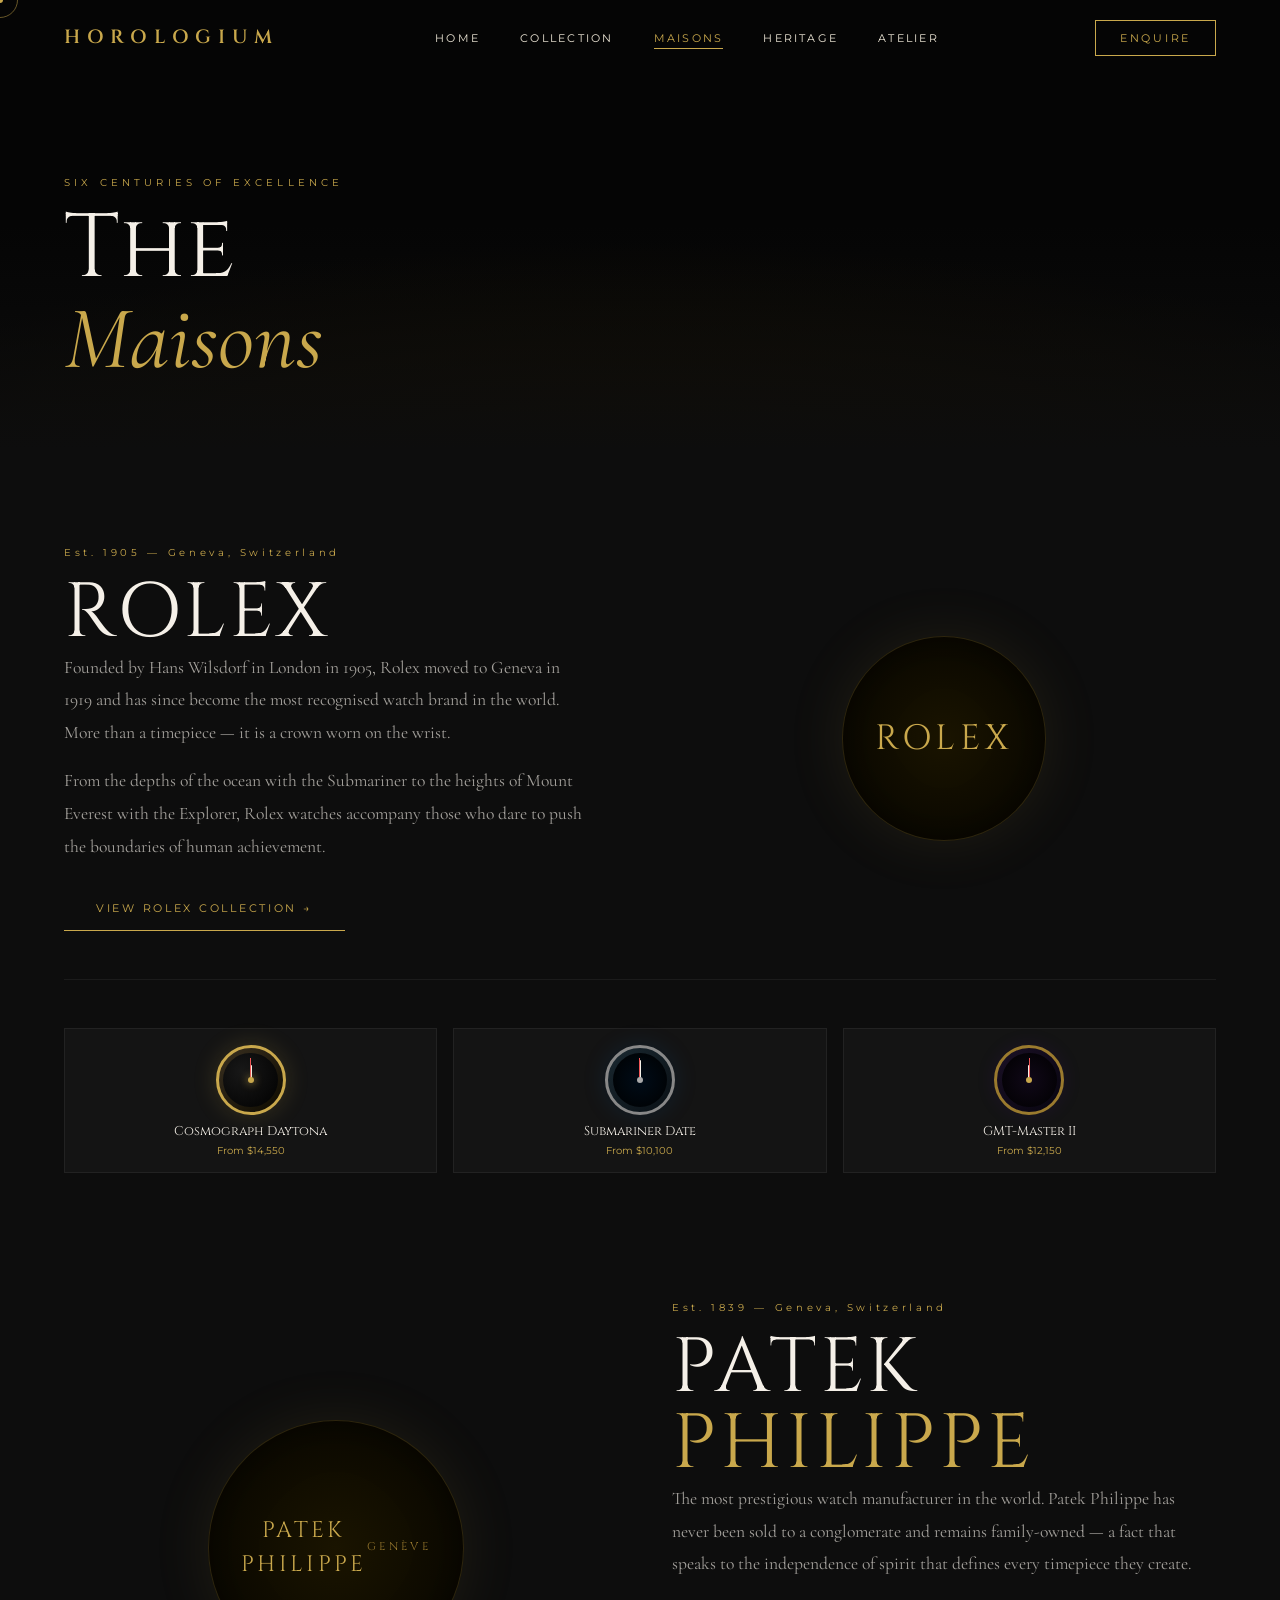
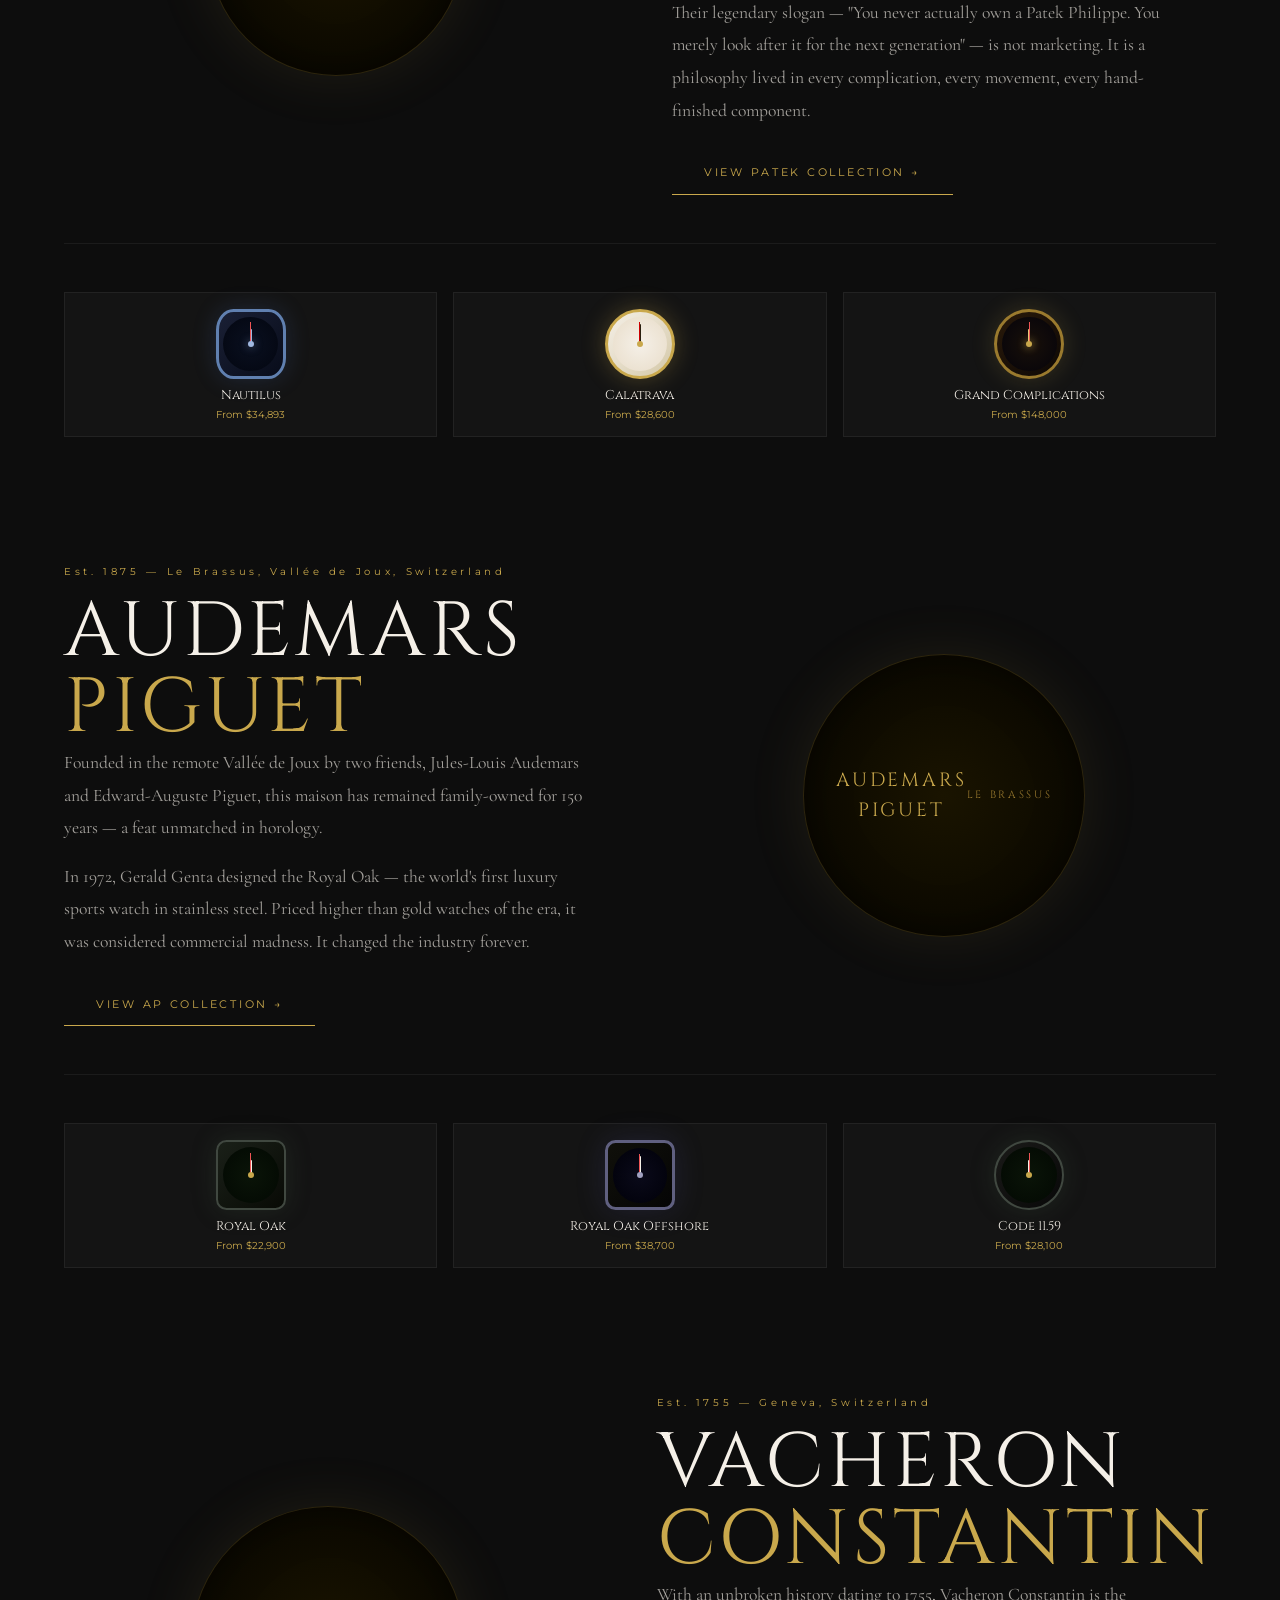
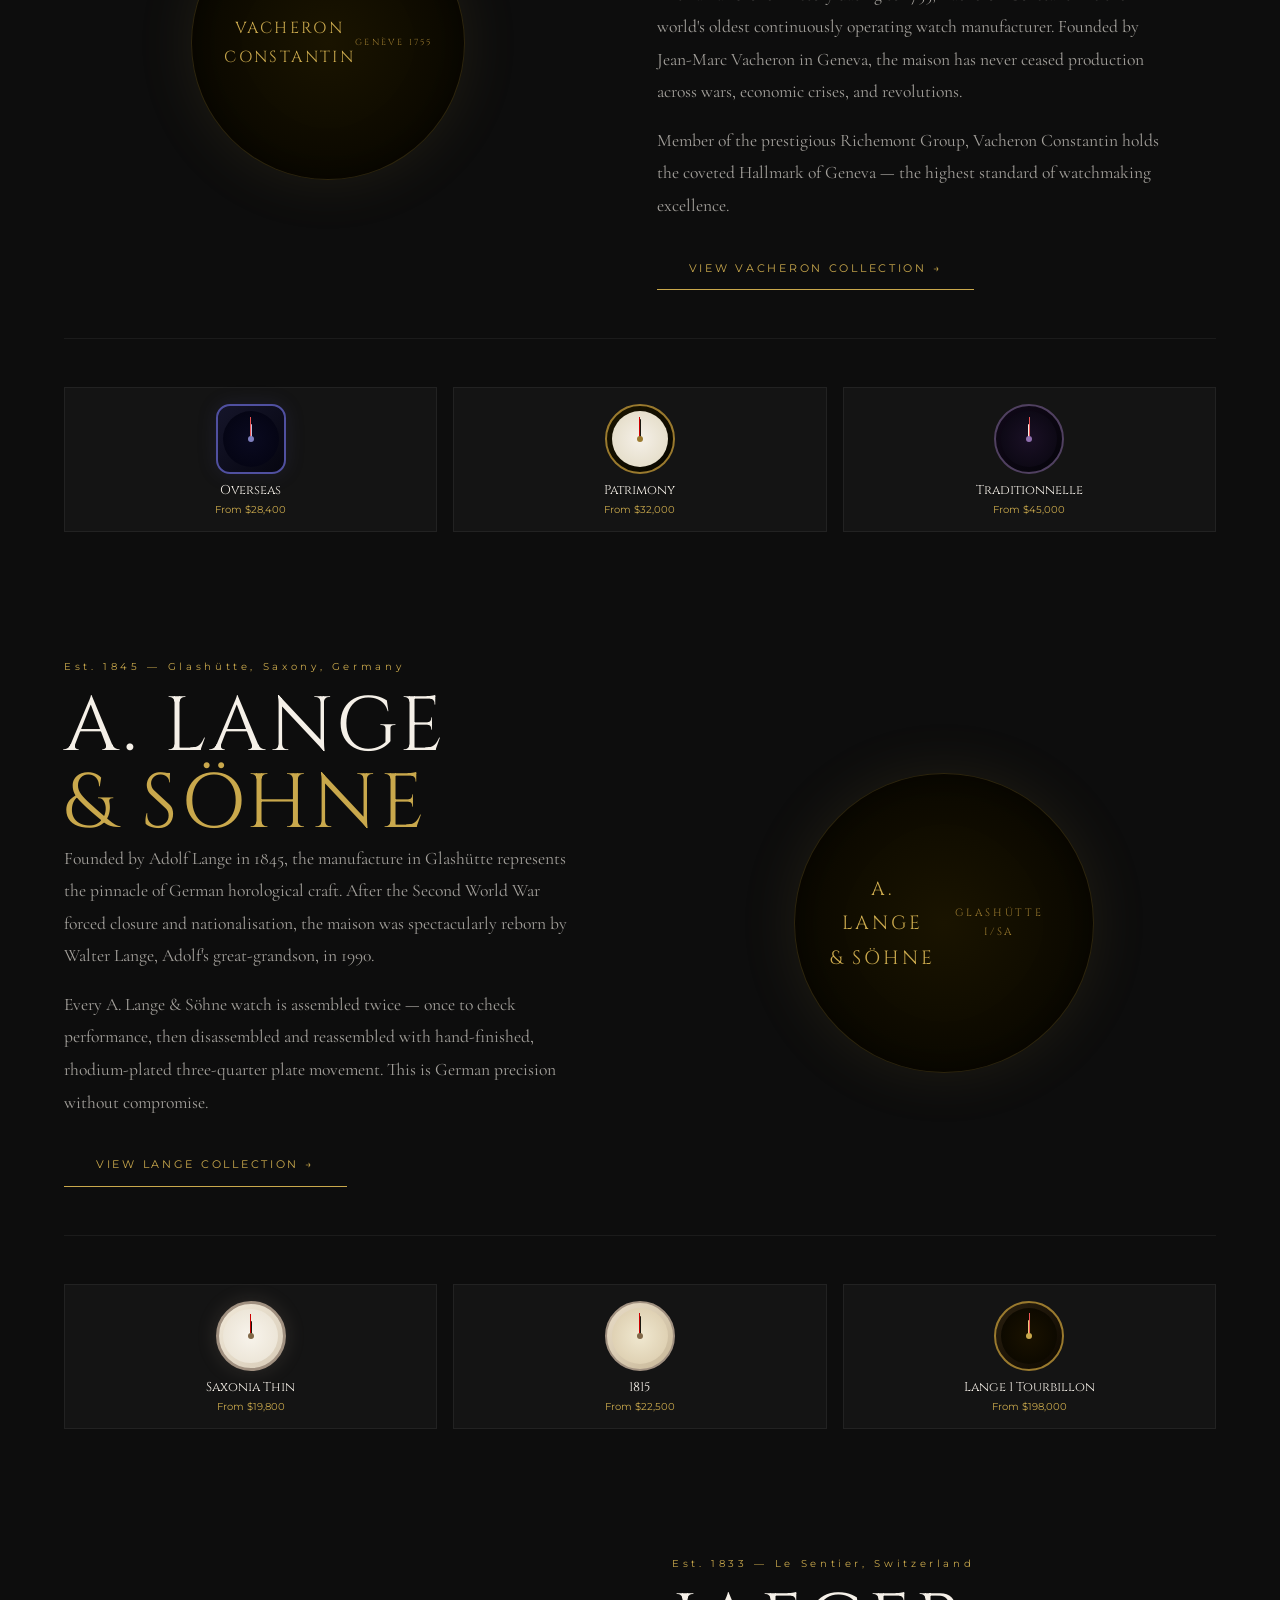
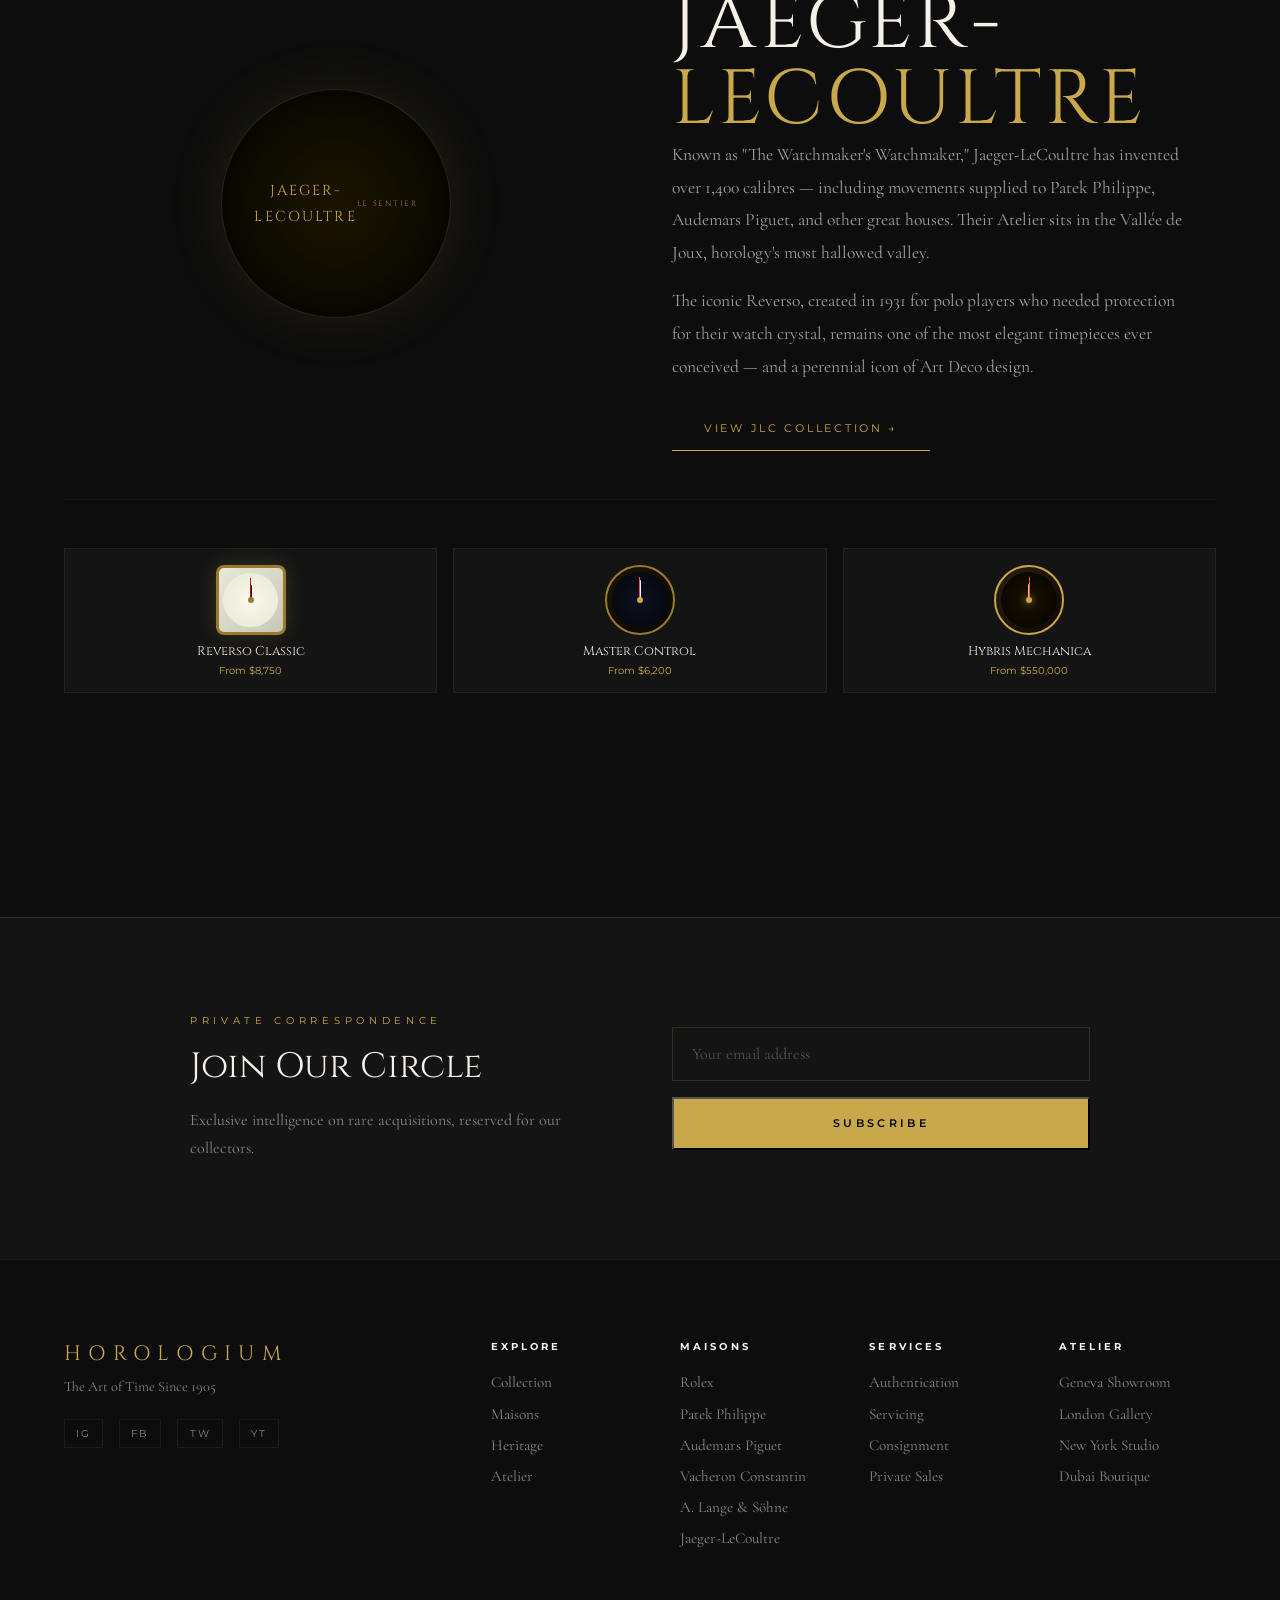
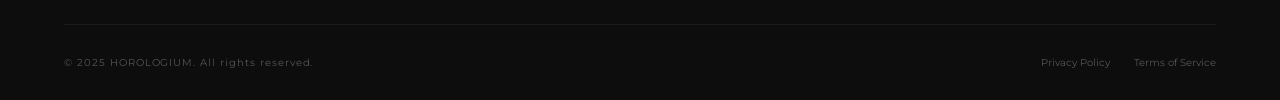
<file: brands.html>
<!DOCTYPE html>
<html lang="en">
<head>
  <meta charset="UTF-8"/>
  <meta name="viewport" content="width=device-width,initial-scale=1.0"/>
  <title>Our Maisons — HOROLOGIUM</title>
  <link rel="stylesheet" href="styles.css"/>
</head>
<body>

<div id="preloader">
  <div class="preloader-inner">
    <div class="preloader-logo">HOROLOGIUM</div>
    <div class="preloader-bar"><span></span></div>
    <div class="preloader-text">Loading Maisons</div>
  </div>
</div>

<div class="cursor-dot"></div>
<div class="cursor-circle"></div>

<div class="mobile-menu" id="mobileMenu">
  <a href="index.html">Home</a>
  <a href="collection.html">Collection</a>
  <a href="brands.html">Maisons</a>
  <a href="about.html">Heritage</a>
  <a href="contact.html">Atelier</a>
</div>

<nav id="navbar">
  <div class="nav-logo"><a href="index.html">HOROLOGIUM</a></div>
  <div class="nav-toggle" id="navToggle"><span></span><span></span><span></span></div>
  <ul class="nav-links">
    <li><a href="index.html">Home</a></li>
    <li><a href="collection.html">Collection</a></li>
    <li><a href="brands.html" class="active">Maisons</a></li>
    <li><a href="about.html">Heritage</a></li>
    <li><a href="contact.html">Atelier</a></li>
  </ul>
  <div class="nav-cta"><a href="contact.html">Enquire</a></div>
</nav>

<!-- PAGE HERO -->
<div class="page-hero">
  <div class="hero-particles" id="heroParticles"></div>
  <div style="position:absolute;inset:0;background:radial-gradient(ellipse 100% 80% at 50% 110%,#1a1200 0%,#050505 70%);"></div>
  <div class="page-hero-content">
    <div class="page-hero-eyebrow reveal-up">Six Centuries of Excellence</div>
    <h1 class="page-hero-title reveal-up delay-1">The<br><em style="font-family:var(--font-body);color:var(--gold);font-style:italic;">Maisons</em></h1>
  </div>
</div>

<!-- BRANDS PAGE CONTENT -->
<div class="brands-page">

  <!-- ═══ ROLEX ═══ -->
  <div class="brand-section reveal-up" id="rolex">
    <div class="brand-header">
      <div>
        <div class="brand-established">Est. 1905 — Geneva, Switzerland</div>
        <div class="brand-name-large">ROLEX</div>
        <div class="brand-description">
          <p>Founded by Hans Wilsdorf in London in 1905, Rolex moved to Geneva in 1919 and has since become the most recognised watch brand in the world. More than a timepiece — it is a crown worn on the wrist.</p>
          <p>From the depths of the ocean with the Submariner to the heights of Mount Everest with the Explorer, Rolex watches accompany those who dare to push the boundaries of human achievement.</p>
        </div>
        <div style="margin-top:1.5rem;">
          <a href="collection.html" class="btn-outline">View Rolex Collection →</a>
        </div>
      </div>
      <div style="display:flex;align-items:center;justify-content:center;">
        <div class="brand-logo-badge" style="font-size:clamp(1.2rem,3vw,2.2rem);">
          <span>ROLEX</span>
        </div>
      </div>
    </div>
    <div class="brand-watches-mini">
      <div class="bwm-item">
        <div class="dial-art dial-rolex-daytona" style="width:70px;height:70px;margin:0 auto;">
          <div class="d-face"><div class="d-h" style="background:var(--cream);"></div><div class="d-m" style="background:var(--cream);"></div><div class="d-s" style="background:#e55;"></div><div class="d-center" style="background:var(--gold);"></div></div>
        </div>
        <div class="bwm-name">Cosmograph Daytona</div>
        <div class="bwm-price">From $14,550</div>
      </div>
      <div class="bwm-item">
        <div class="dial-art dial-rolex-submariner" style="width:70px;height:70px;margin:0 auto;">
          <div class="d-face"><div class="d-h" style="background:var(--cream);"></div><div class="d-m" style="background:var(--cream);"></div><div class="d-s" style="background:#e55;"></div><div class="d-center" style="background:#aaa;"></div></div>
        </div>
        <div class="bwm-name">Submariner Date</div>
        <div class="bwm-price">From $10,100</div>
      </div>
      <div class="bwm-item">
        <div class="dial-art dial-rolex-gmt" style="width:70px;height:70px;margin:0 auto;">
          <div class="d-face"><div class="d-h" style="background:var(--cream);"></div><div class="d-m" style="background:var(--cream);"></div><div class="d-s" style="background:#e55;"></div><div class="d-center" style="background:var(--gold);"></div></div>
        </div>
        <div class="bwm-name">GMT-Master II</div>
        <div class="bwm-price">From $12,150</div>
      </div>
    </div>
  </div>

  <!-- ═══ PATEK PHILIPPE ═══ -->
  <div class="brand-section reveal-up" id="patek">
    <div class="brand-header">
      <div style="display:flex;align-items:center;justify-content:center;">
        <div class="brand-logo-badge" style="font-size:clamp(0.9rem,2vw,1.4rem);text-align:center;line-height:1.5;">
          PATEK<br>PHILIPPE<br><span style="font-size:0.5em;letter-spacing:0.3em;color:var(--gold-dark);">GENÈVE</span>
        </div>
      </div>
      <div>
        <div class="brand-established">Est. 1839 — Geneva, Switzerland</div>
        <div class="brand-name-large">PATEK<br><span>PHILIPPE</span></div>
        <div class="brand-description">
          <p>The most prestigious watch manufacturer in the world. Patek Philippe has never been sold to a conglomerate and remains family-owned — a fact that speaks to the independence of spirit that defines every timepiece they create.</p>
          <p>Their legendary slogan — "You never actually own a Patek Philippe. You merely look after it for the next generation" — is not marketing. It is a philosophy lived in every complication, every movement, every hand-finished component.</p>
        </div>
        <div style="margin-top:1.5rem;">
          <a href="collection.html" class="btn-outline">View Patek Collection →</a>
        </div>
      </div>
    </div>
    <div class="brand-watches-mini">
      <div class="bwm-item">
        <div class="dial-art dial-patek-nautilus" style="width:70px;height:70px;margin:0 auto;">
          <div class="d-face"><div class="d-h"></div><div class="d-m"></div><div class="d-s" style="background:#e55;"></div><div class="d-center"></div></div>
        </div>
        <div class="bwm-name">Nautilus</div>
        <div class="bwm-price">From $34,893</div>
      </div>
      <div class="bwm-item">
        <div class="dial-art dial-patek-calatrava" style="width:70px;height:70px;margin:0 auto;">
          <div class="d-face"><div class="d-h" style="background:#2a2010;"></div><div class="d-m" style="background:#2a2010;"></div><div class="d-s" style="background:#c00;"></div><div class="d-center" style="background:var(--gold);"></div></div>
        </div>
        <div class="bwm-name">Calatrava</div>
        <div class="bwm-price">From $28,600</div>
      </div>
      <div class="bwm-item">
        <div class="dial-art dial-patek-complications" style="width:70px;height:70px;margin:0 auto;">
          <div class="d-face"><div class="d-h" style="background:var(--gold-light);"></div><div class="d-m" style="background:var(--gold-light);"></div><div class="d-s" style="background:#e55;"></div><div class="d-center" style="background:var(--gold);"></div></div>
        </div>
        <div class="bwm-name">Grand Complications</div>
        <div class="bwm-price">From $148,000</div>
      </div>
    </div>
  </div>

  <!-- ═══ AUDEMARS PIGUET ═══ -->
  <div class="brand-section reveal-up" id="ap">
    <div class="brand-header">
      <div>
        <div class="brand-established">Est. 1875 — Le Brassus, Vallée de Joux, Switzerland</div>
        <div class="brand-name-large">AUDEMARS<br><span>PIGUET</span></div>
        <div class="brand-description">
          <p>Founded in the remote Vallée de Joux by two friends, Jules-Louis Audemars and Edward-Auguste Piguet, this maison has remained family-owned for 150 years — a feat unmatched in horology.</p>
          <p>In 1972, Gerald Genta designed the Royal Oak — the world's first luxury sports watch in stainless steel. Priced higher than gold watches of the era, it was considered commercial madness. It changed the industry forever.</p>
        </div>
        <div style="margin-top:1.5rem;">
          <a href="collection.html" class="btn-outline">View AP Collection →</a>
        </div>
      </div>
      <div style="display:flex;align-items:center;justify-content:center;">
        <div class="brand-logo-badge" style="font-size:clamp(0.8rem,1.8vw,1.2rem);text-align:center;line-height:1.6;">
          AUDEMARS<br>PIGUET<br><span style="font-size:0.55em;letter-spacing:0.25em;color:var(--gold-dark);">LE BRASSUS</span>
        </div>
      </div>
    </div>
    <div class="brand-watches-mini">
      <div class="bwm-item">
        <div class="dial-art dial-ap-royaloak" style="width:70px;height:70px;margin:0 auto;">
          <div class="d-face"><div class="d-h" style="background:var(--cream);"></div><div class="d-m" style="background:var(--cream);"></div><div class="d-s" style="background:#e55;"></div><div class="d-center" style="background:var(--gold);"></div></div>
        </div>
        <div class="bwm-name">Royal Oak</div>
        <div class="bwm-price">From $22,900</div>
      </div>
      <div class="bwm-item">
        <div class="dial-art dial-ap-offshore" style="width:70px;height:70px;margin:0 auto;">
          <div class="d-face"><div class="d-h" style="background:var(--cream);"></div><div class="d-m" style="background:var(--cream);"></div><div class="d-s" style="background:#e55;"></div><div class="d-center" style="background:#a0a0c0;"></div></div>
        </div>
        <div class="bwm-name">Royal Oak Offshore</div>
        <div class="bwm-price">From $38,700</div>
      </div>
      <div class="bwm-item">
        <div class="dial-art dial-ap-royaloak" style="width:70px;height:70px;margin:0 auto;border-radius:50%;background:linear-gradient(135deg,#1a1a18,#080808);">
          <div class="d-face"><div class="d-h" style="background:var(--cream);"></div><div class="d-m" style="background:var(--cream);"></div><div class="d-s" style="background:#e55;"></div><div class="d-center" style="background:var(--gold);"></div></div>
        </div>
        <div class="bwm-name">Code 11.59</div>
        <div class="bwm-price">From $28,100</div>
      </div>
    </div>
  </div>

  <!-- ═══ VACHERON CONSTANTIN ═══ -->
  <div class="brand-section reveal-up" id="vacheron">
    <div class="brand-header">
      <div style="display:flex;align-items:center;justify-content:center;">
        <div class="brand-logo-badge" style="font-size:clamp(0.7rem,1.5vw,1rem);text-align:center;line-height:1.8;">
          VACHERON<br>CONSTANTIN<br><span style="font-size:0.55em;letter-spacing:0.25em;color:var(--gold-dark);">GENÈVE 1755</span>
        </div>
      </div>
      <div>
        <div class="brand-established">Est. 1755 — Geneva, Switzerland</div>
        <div class="brand-name-large">VACHERON<br><span>CONSTANTIN</span></div>
        <div class="brand-description">
          <p>With an unbroken history dating to 1755, Vacheron Constantin is the world's oldest continuously operating watch manufacturer. Founded by Jean-Marc Vacheron in Geneva, the maison has never ceased production across wars, economic crises, and revolutions.</p>
          <p>Member of the prestigious Richemont Group, Vacheron Constantin holds the coveted Hallmark of Geneva — the highest standard of watchmaking excellence.</p>
        </div>
        <div style="margin-top:1.5rem;">
          <a href="collection.html" class="btn-outline">View Vacheron Collection →</a>
        </div>
      </div>
    </div>
    <div class="brand-watches-mini">
      <div class="bwm-item">
        <div class="dial-art dial-vc-overseas" style="width:70px;height:70px;margin:0 auto;">
          <div class="d-face"><div class="d-h" style="background:#c0c0e0;"></div><div class="d-m" style="background:#c0c0e0;"></div><div class="d-s" style="background:#e55;"></div><div class="d-center" style="background:#8080c0;"></div></div>
        </div>
        <div class="bwm-name">Overseas</div>
        <div class="bwm-price">From $28,400</div>
      </div>
      <div class="bwm-item">
        <div class="dial-art" style="width:70px;height:70px;margin:0 auto;border-radius:50%;background:linear-gradient(135deg,#1a1500,#080600);border:2px solid var(--gold-dark);">
          <div class="d-face" style="background:radial-gradient(circle,#f5f0e8,#e0d8c0);"><div class="d-h" style="background:#1a1810;"></div><div class="d-m" style="background:#1a1810;"></div><div class="d-s" style="background:#c00;"></div><div class="d-center" style="background:var(--gold-dark);"></div></div>
        </div>
        <div class="bwm-name">Patrimony</div>
        <div class="bwm-price">From $32,000</div>
      </div>
      <div class="bwm-item">
        <div class="dial-art" style="width:70px;height:70px;margin:0 auto;border-radius:50%;background:linear-gradient(135deg,#100818,#05040a);border:2px solid #504060;">
          <div class="d-face" style="background:radial-gradient(circle,#1a1025,#08060f);"><div class="d-h" style="background:var(--cream);"></div><div class="d-m" style="background:var(--cream);"></div><div class="d-s" style="background:#e55;"></div><div class="d-center" style="background:#9070b0;"></div></div>
        </div>
        <div class="bwm-name">Traditionnelle</div>
        <div class="bwm-price">From $45,000</div>
      </div>
    </div>
  </div>

  <!-- ═══ A. LANGE & SÖHNE ═══ -->
  <div class="brand-section reveal-up" id="lange">
    <div class="brand-header">
      <div>
        <div class="brand-established">Est. 1845 — Glashütte, Saxony, Germany</div>
        <div class="brand-name-large">A. LANGE<br><span>&amp; SÖHNE</span></div>
        <div class="brand-description">
          <p>Founded by Adolf Lange in 1845, the manufacture in Glashütte represents the pinnacle of German horological craft. After the Second World War forced closure and nationalisation, the maison was spectacularly reborn by Walter Lange, Adolf's great-grandson, in 1990.</p>
          <p>Every A. Lange &amp; Söhne watch is assembled twice — once to check performance, then disassembled and reassembled with hand-finished, rhodium-plated three-quarter plate movement. This is German precision without compromise.</p>
        </div>
        <div style="margin-top:1.5rem;">
          <a href="collection.html" class="btn-outline">View Lange Collection →</a>
        </div>
      </div>
      <div style="display:flex;align-items:center;justify-content:center;">
        <div class="brand-logo-badge" style="font-size:clamp(0.8rem,1.8vw,1.2rem);text-align:center;line-height:1.8;">
          A. LANGE<br>&amp; SÖHNE<br><span style="font-size:0.55em;letter-spacing:0.25em;color:var(--gold-dark);">GLASHÜTTE I/SA</span>
        </div>
      </div>
    </div>
    <div class="brand-watches-mini">
      <div class="bwm-item">
        <div class="dial-art dial-lange-saxonia" style="width:70px;height:70px;margin:0 auto;">
          <div class="d-face"><div class="d-h" style="background:#1a1810;"></div><div class="d-m" style="background:#1a1810;"></div><div class="d-s" style="background:#c00;"></div><div class="d-center" style="background:#806848;"></div></div>
        </div>
        <div class="bwm-name">Saxonia Thin</div>
        <div class="bwm-price">From $19,800</div>
      </div>
      <div class="bwm-item">
        <div class="dial-art" style="width:70px;height:70px;margin:0 auto;border-radius:50%;background:linear-gradient(135deg,#e8dcc8,#c8b898);border:2px solid #a09080;">
          <div class="d-face" style="background:radial-gradient(circle,#f0e8d0,#d8c8a8);"><div class="d-h" style="background:#1a1810;"></div><div class="d-m" style="background:#1a1810;"></div><div class="d-s" style="background:#c00;"></div><div class="d-center" style="background:#806848;"></div></div>
        </div>
        <div class="bwm-name">1815</div>
        <div class="bwm-price">From $22,500</div>
      </div>
      <div class="bwm-item">
        <div class="dial-art" style="width:70px;height:70px;margin:0 auto;border-radius:50%;background:linear-gradient(135deg,#2a2010,#0d0800);border:2px solid var(--gold-dark);">
          <div class="d-face" style="background:radial-gradient(circle,#1a1200,#080600);"><div class="d-h" style="background:var(--gold-light);"></div><div class="d-m" style="background:var(--gold-light);"></div><div class="d-s" style="background:#e55;"></div><div class="d-center" style="background:var(--gold);"></div></div>
        </div>
        <div class="bwm-name">Lange 1 Tourbillon</div>
        <div class="bwm-price">From $198,000</div>
      </div>
    </div>
  </div>

  <!-- ═══ JAEGER-LECOULTRE ═══ -->
  <div class="brand-section reveal-up" id="jaeger">
    <div class="brand-header">
      <div style="display:flex;align-items:center;justify-content:center;">
        <div class="brand-logo-badge" style="font-size:clamp(0.7rem,1.4vw,0.9rem);text-align:center;line-height:1.8;">
          JAEGER-<br>LECOULTRE<br><span style="font-size:0.55em;letter-spacing:0.2em;color:var(--gold-dark);">LE SENTIER</span>
        </div>
      </div>
      <div>
        <div class="brand-established">Est. 1833 — Le Sentier, Switzerland</div>
        <div class="brand-name-large">JAEGER-<br><span>LECOULTRE</span></div>
        <div class="brand-description">
          <p>Known as "The Watchmaker's Watchmaker," Jaeger-LeCoultre has invented over 1,400 calibres — including movements supplied to Patek Philippe, Audemars Piguet, and other great houses. Their Atelier sits in the Vallée de Joux, horology's most hallowed valley.</p>
          <p>The iconic Reverso, created in 1931 for polo players who needed protection for their watch crystal, remains one of the most elegant timepieces ever conceived — and a perennial icon of Art Deco design.</p>
        </div>
        <div style="margin-top:1.5rem;">
          <a href="collection.html" class="btn-outline">View JLC Collection →</a>
        </div>
      </div>
    </div>
    <div class="brand-watches-mini">
      <div class="bwm-item">
        <div class="dial-art dial-jlc-reverso" style="width:70px;height:70px;margin:0 auto;">
          <div class="d-face"><div class="d-h" style="background:#1a1a10;"></div><div class="d-m" style="background:#1a1a10;"></div><div class="d-s" style="background:#c00;"></div><div class="d-center" style="background:var(--gold-dark);"></div></div>
        </div>
        <div class="bwm-name">Reverso Classic</div>
        <div class="bwm-price">From $8,750</div>
      </div>
      <div class="bwm-item">
        <div class="dial-art" style="width:70px;height:70px;margin:0 auto;border-radius:50%;background:linear-gradient(135deg,#1a1400,#080600);border:2px solid var(--gold-dark);">
          <div class="d-face" style="background:radial-gradient(circle,#0d1020,#040608);"><div class="d-h" style="background:var(--cream);"></div><div class="d-m" style="background:var(--cream);"></div><div class="d-s" style="background:#e55;"></div><div class="d-center" style="background:var(--gold);"></div></div>
        </div>
        <div class="bwm-name">Master Control</div>
        <div class="bwm-price">From $6,200</div>
      </div>
      <div class="bwm-item">
        <div class="dial-art" style="width:70px;height:70px;margin:0 auto;border-radius:50%;background:linear-gradient(135deg,#2a2010,#0d0800);border:2px solid var(--gold);">
          <div class="d-face" style="background:radial-gradient(circle,#181000,#060400);"><div class="d-h" style="background:var(--gold-light);"></div><div class="d-m" style="background:var(--gold-light);"></div><div class="d-s" style="background:#e55;"></div><div class="d-center" style="background:var(--gold);box-shadow:0 0 8px var(--gold);"></div></div>
        </div>
        <div class="bwm-name">Hybris Mechanica</div>
        <div class="bwm-price">From $550,000</div>
      </div>
    </div>
  </div>

</div><!-- /brands-page -->

<!-- NEWSLETTER -->
<section class="newsletter-section">
  <div class="newsletter-inner">
    <div class="newsletter-content reveal-up">
      <div class="section-eyebrow">Private Correspondence</div>
      <h2>Join Our Circle</h2>
      <p>Exclusive intelligence on rare acquisitions, reserved for our collectors.</p>
    </div>
    <form class="newsletter-form reveal-up delay-2">
      <input type="email" placeholder="Your email address"/>
      <button type="submit" class="btn-primary">Subscribe</button>
    </form>
  </div>
</section>

<!-- FOOTER -->
<footer class="footer">
  <div class="footer-top">
    <div class="footer-brand">
      <div class="footer-logo">HOROLOGIUM</div>
      <p class="footer-tagline">The Art of Time Since 1905</p>
      <div class="footer-socials">
        <a href="#" class="social-link">IG</a>
        <a href="#" class="social-link">FB</a>
        <a href="#" class="social-link">TW</a>
        <a href="#" class="social-link">YT</a>
      </div>
    </div>
    <div class="footer-links">
      <div class="footer-col"><h4>Explore</h4><ul>
        <li><a href="collection.html">Collection</a></li>
        <li><a href="brands.html">Maisons</a></li>
        <li><a href="about.html">Heritage</a></li>
        <li><a href="contact.html">Atelier</a></li>
      </ul></div>
      <div class="footer-col"><h4>Maisons</h4><ul>
        <li><a href="#rolex">Rolex</a></li>
        <li><a href="#patek">Patek Philippe</a></li>
        <li><a href="#ap">Audemars Piguet</a></li>
        <li><a href="#vacheron">Vacheron Constantin</a></li>
        <li><a href="#lange">A. Lange &amp; Söhne</a></li>
        <li><a href="#jaeger">Jaeger-LeCoultre</a></li>
      </ul></div>
      <div class="footer-col"><h4>Services</h4><ul>
        <li><a href="#">Authentication</a></li>
        <li><a href="#">Servicing</a></li>
        <li><a href="#">Consignment</a></li>
        <li><a href="#">Private Sales</a></li>
      </ul></div>
      <div class="footer-col"><h4>Atelier</h4><ul>
        <li><a href="contact.html">Geneva Showroom</a></li>
        <li><a href="contact.html">London Gallery</a></li>
        <li><a href="contact.html">New York Studio</a></li>
        <li><a href="contact.html">Dubai Boutique</a></li>
      </ul></div>
    </div>
  </div>
  <div class="footer-bottom">
    <p>© 2025 HOROLOGIUM. All rights reserved.</p>
    <div class="footer-bottom-links">
      <a href="#">Privacy Policy</a>
      <a href="#">Terms of Service</a>
    </div>
  </div>
</footer>

<script src="main.js"></script>
</body>
</html>
</file>
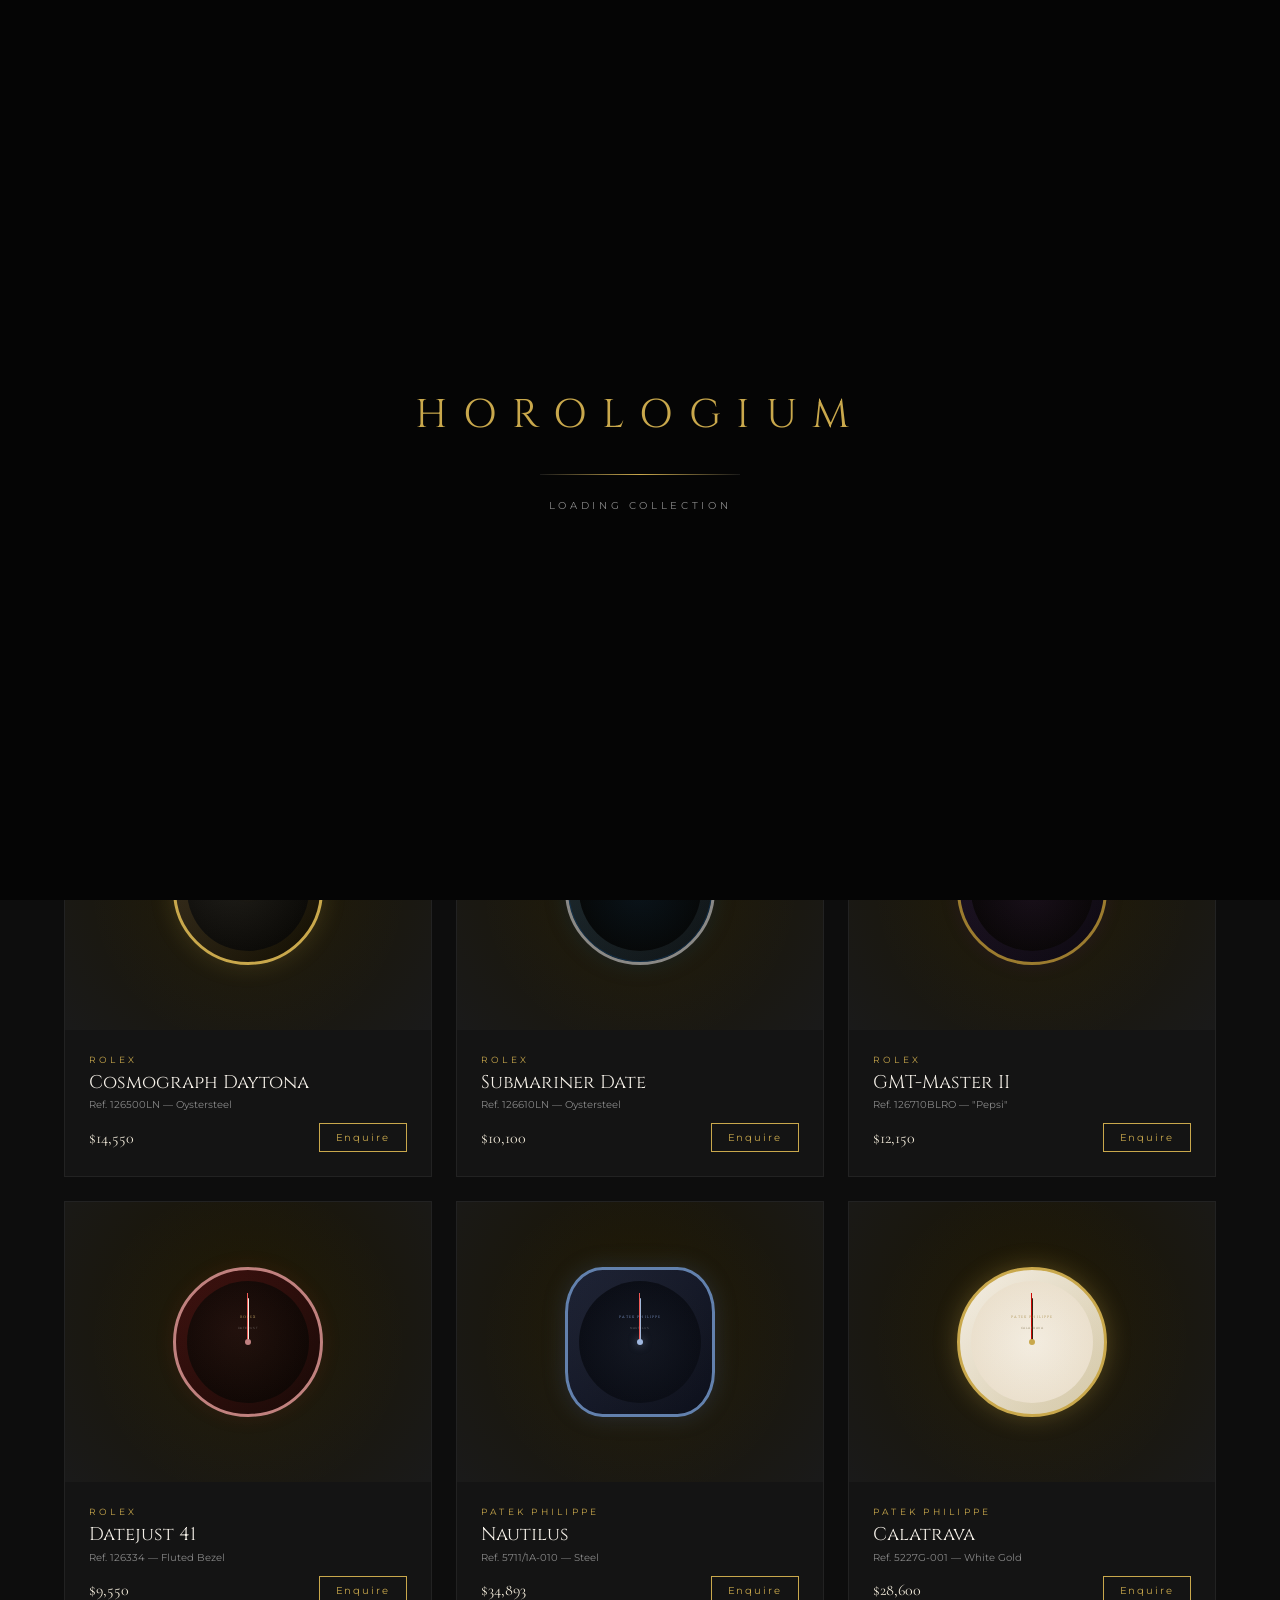
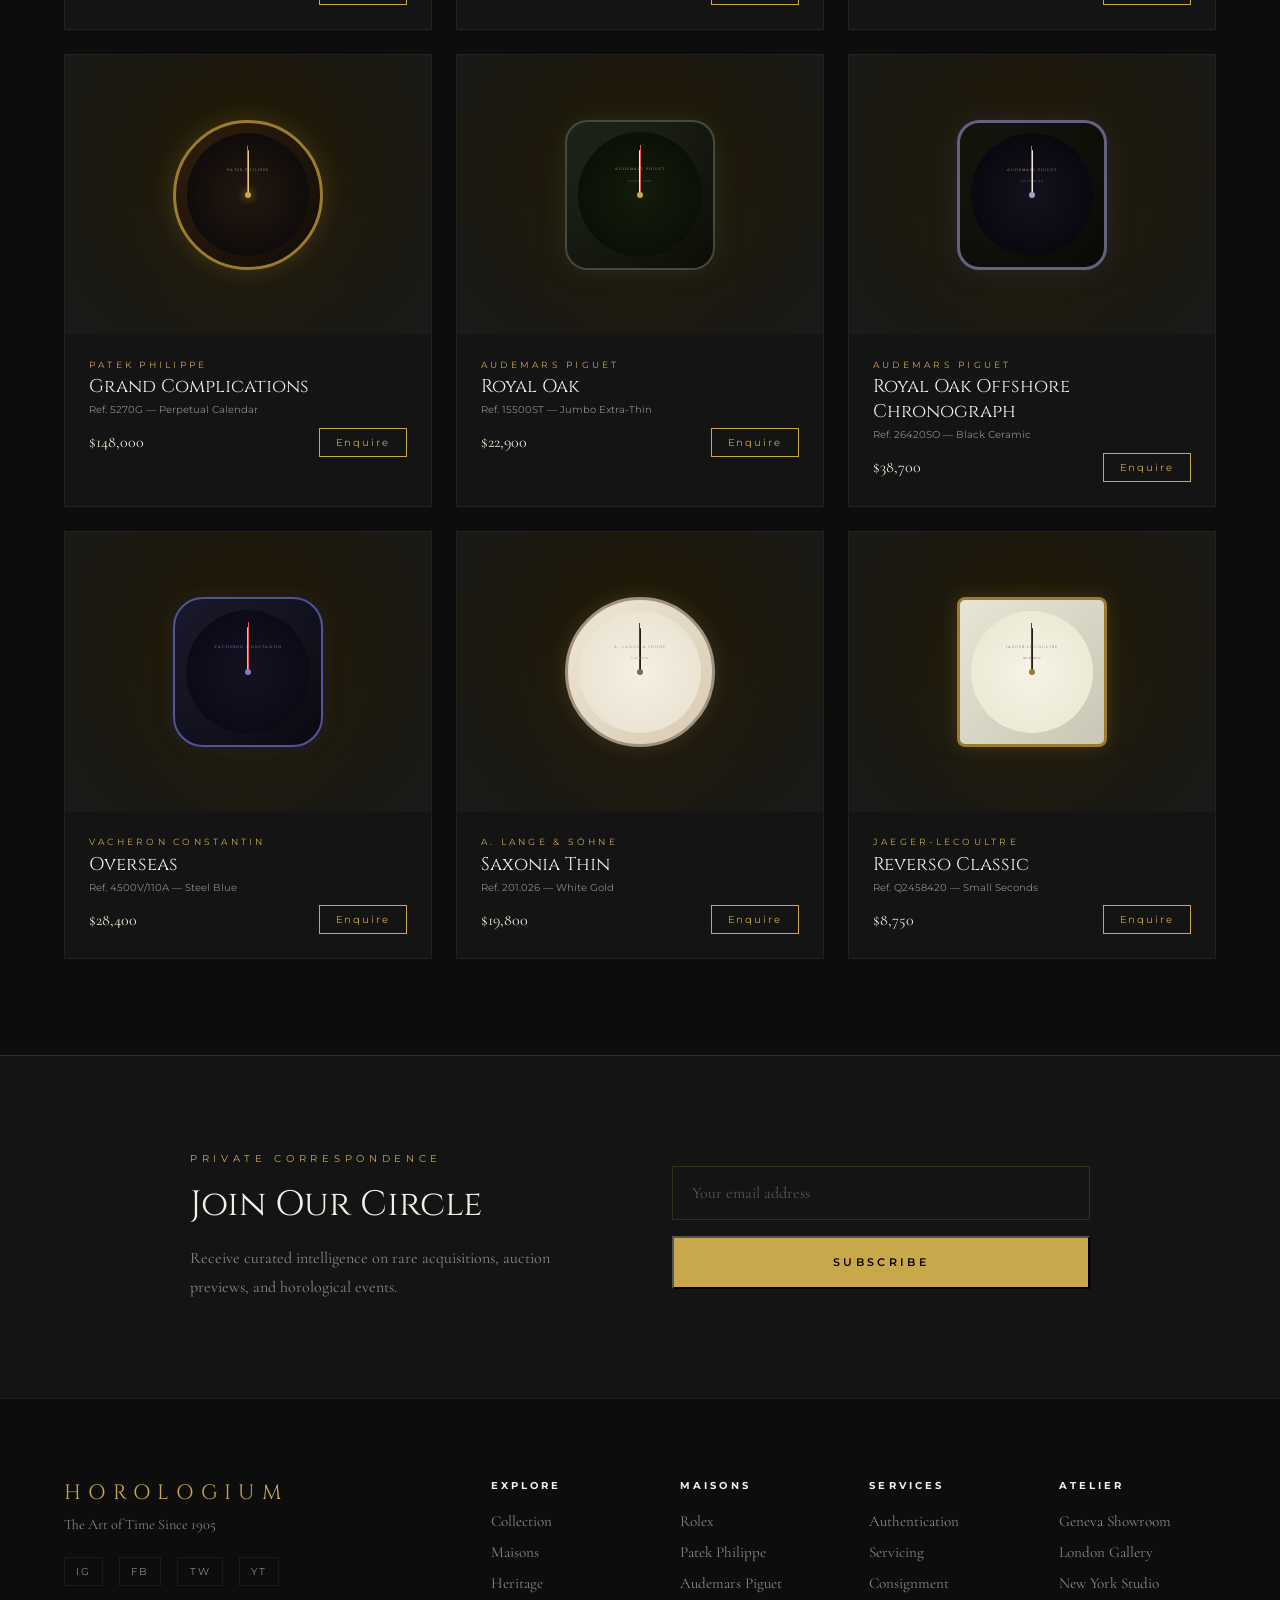
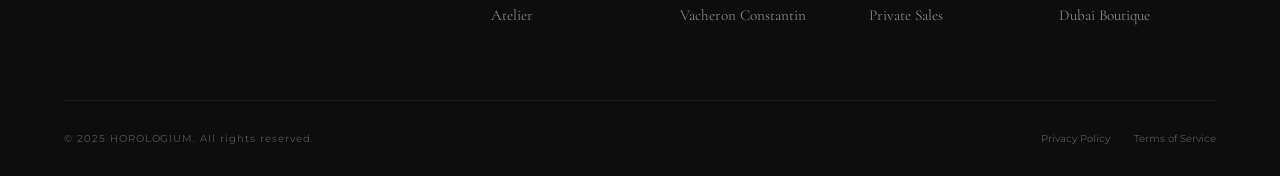
<file: collection.html>
<!DOCTYPE html>
<html lang="en">
<head>
  <meta charset="UTF-8"/>
  <meta name="viewport" content="width=device-width,initial-scale=1.0"/>
  <title>Collection — HOROLOGIUM</title>
  <link rel="stylesheet" href="styles.css"/>
</head>
<body>

<div id="preloader">
  <div class="preloader-inner">
    <div class="preloader-logo">HOROLOGIUM</div>
    <div class="preloader-bar"><span></span></div>
    <div class="preloader-text">Loading Collection</div>
  </div>
</div>

<div class="cursor-dot"></div>
<div class="cursor-circle"></div>

<div class="mobile-menu" id="mobileMenu">
  <a href="index.html">Home</a>
  <a href="collection.html">Collection</a>
  <a href="brands.html">Maisons</a>
  <a href="about.html">Heritage</a>
  <a href="contact.html">Atelier</a>
</div>

<nav id="navbar">
  <div class="nav-logo"><a href="index.html">HOROLOGIUM</a></div>
  <div class="nav-toggle" id="navToggle"><span></span><span></span><span></span></div>
  <ul class="nav-links">
    <li><a href="index.html">Home</a></li>
    <li><a href="collection.html" class="active">Collection</a></li>
    <li><a href="brands.html">Maisons</a></li>
    <li><a href="about.html">Heritage</a></li>
    <li><a href="contact.html">Atelier</a></li>
  </ul>
  <div class="nav-cta"><a href="contact.html">Enquire</a></div>
</nav>

<!-- PAGE HERO -->
<div class="page-hero">
  <div class="hero-particles" id="heroParticles"></div>
  <div class="hero-bg" style="position:absolute;inset:0;background:radial-gradient(ellipse 80% 80% at 50% 120%,#1a1200 0%,#050505 70%);"></div>
  <div class="page-hero-content">
    <div class="page-hero-eyebrow reveal-up">Every Piece, A Masterwork</div>
    <h1 class="page-hero-title reveal-up delay-1">The<br><em style="font-family:var(--font-body);color:var(--gold);font-style:italic;">Collection</em></h1>
  </div>
</div>

<!-- MARQUEE -->
<div class="marquee-section">
  <div class="marquee-track">
    <span>ROLEX</span><span class="dot">◆</span>
    <span>PATEK PHILIPPE</span><span class="dot">◆</span>
    <span>AUDEMARS PIGUET</span><span class="dot">◆</span>
    <span>VACHERON CONSTANTIN</span><span class="dot">◆</span>
    <span>A. LANGE &amp; SÖHNE</span><span class="dot">◆</span>
    <span>JAEGER-LECOULTRE</span><span class="dot">◆</span>
    <span>ROLEX</span><span class="dot">◆</span>
    <span>PATEK PHILIPPE</span><span class="dot">◆</span>
    <span>AUDEMARS PIGUET</span><span class="dot">◆</span>
    <span>VACHERON CONSTANTIN</span><span class="dot">◆</span>
    <span>A. LANGE &amp; SÖHNE</span><span class="dot">◆</span>
    <span>JAEGER-LECOULTRE</span><span class="dot">◆</span>
  </div>
</div>

<!-- COLLECTION SECTION -->
<section class="collection-section">

  <!-- Filter Bar -->
  <div class="filter-bar">
    <button class="filter-btn active" data-filter="all">All Pieces</button>
    <button class="filter-btn" data-filter="rolex">Rolex</button>
    <button class="filter-btn" data-filter="patek">Patek Philippe</button>
    <button class="filter-btn" data-filter="ap">Audemars Piguet</button>
    <button class="filter-btn" data-filter="vacheron">Vacheron Constantin</button>
    <button class="filter-btn" data-filter="lange">A. Lange &amp; Söhne</button>
    <button class="filter-btn" data-filter="jaeger">Jaeger-LeCoultre</button>
  </div>

  <div class="watches-grid">

    <!-- ROLEX DAYTONA -->
    <div class="watch-item reveal-up" data-brand="rolex">
      <div class="watch-item-image">
        <div class="dial-art dial-rolex-daytona" style="width:150px;height:150px;">
          <div class="d-face">
            <div class="d-h" style="background:var(--cream);"></div>
            <div class="d-m" style="background:var(--cream);"></div>
            <div class="d-s" style="background:#e55;"></div>
            <div class="d-center" style="background:var(--gold);box-shadow:0 0 8px var(--gold);"></div>
            <div class="d-logo" style="color:var(--gold-light);">ROLEX</div>
            <div class="d-model">DAYTONA</div>
          </div>
        </div>
      </div>
      <div class="watch-item-info">
        <div class="wi-brand">ROLEX</div>
        <div class="wi-name">Cosmograph Daytona</div>
        <div class="wi-ref">Ref. 126500LN — Oystersteel</div>
        <div class="wi-bottom">
          <div class="wi-price">$14,550</div>
          <button class="wi-btn">Enquire</button>
        </div>
      </div>
    </div>

    <!-- ROLEX SUBMARINER -->
    <div class="watch-item reveal-up delay-1" data-brand="rolex">
      <div class="watch-item-image">
        <div class="dial-art dial-rolex-submariner" style="width:150px;height:150px;">
          <div class="d-ring" style="inset:0;border-color:rgba(0,80,160,0.3);"></div>
          <div class="d-face">
            <div class="d-h" style="background:var(--cream);"></div>
            <div class="d-m" style="background:var(--cream);"></div>
            <div class="d-s" style="background:#e55;"></div>
            <div class="d-center" style="background:#aaa;"></div>
            <div class="d-logo" style="color:var(--gold-light);">ROLEX</div>
            <div class="d-model">SUBMARINER</div>
          </div>
        </div>
      </div>
      <div class="watch-item-info">
        <div class="wi-brand">ROLEX</div>
        <div class="wi-name">Submariner Date</div>
        <div class="wi-ref">Ref. 126610LN — Oystersteel</div>
        <div class="wi-bottom">
          <div class="wi-price">$10,100</div>
          <button class="wi-btn">Enquire</button>
        </div>
      </div>
    </div>

    <!-- ROLEX GMT MASTER II -->
    <div class="watch-item reveal-up delay-2" data-brand="rolex">
      <div class="watch-item-image">
        <div class="dial-art dial-rolex-gmt" style="width:150px;height:150px;">
          <div class="d-face">
            <div class="d-h" style="background:var(--cream);"></div>
            <div class="d-m" style="background:var(--cream);"></div>
            <div class="d-s" style="background:#e55;"></div>
            <div class="d-center" style="background:var(--gold);"></div>
            <div class="d-logo" style="color:var(--gold-light);">ROLEX</div>
            <div class="d-model">GMT-MASTER II</div>
          </div>
        </div>
      </div>
      <div class="watch-item-info">
        <div class="wi-brand">ROLEX</div>
        <div class="wi-name">GMT-Master II</div>
        <div class="wi-ref">Ref. 126710BLRO — "Pepsi"</div>
        <div class="wi-bottom">
          <div class="wi-price">$12,150</div>
          <button class="wi-btn">Enquire</button>
        </div>
      </div>
    </div>

    <!-- ROLEX DATEJUST -->
    <div class="watch-item reveal-up" data-brand="rolex">
      <div class="watch-item-image">
        <div class="dial-art dial-rolex-datejust" style="width:150px;height:150px;">
          <div class="d-face">
            <div class="d-h" style="background:var(--cream);"></div>
            <div class="d-m" style="background:var(--cream);"></div>
            <div class="d-s" style="background:#e55;"></div>
            <div class="d-center" style="background:#c08080;"></div>
            <div class="d-logo" style="color:var(--gold-light);">ROLEX</div>
            <div class="d-model">DATEJUST</div>
          </div>
        </div>
      </div>
      <div class="watch-item-info">
        <div class="wi-brand">ROLEX</div>
        <div class="wi-name">Datejust 41</div>
        <div class="wi-ref">Ref. 126334 — Fluted Bezel</div>
        <div class="wi-bottom">
          <div class="wi-price">$9,550</div>
          <button class="wi-btn">Enquire</button>
        </div>
      </div>
    </div>

    <!-- PATEK NAUTILUS -->
    <div class="watch-item reveal-up delay-1" data-brand="patek">
      <div class="watch-item-image">
        <div class="dial-art dial-patek-nautilus" style="width:150px;height:150px;">
          <div class="d-face">
            <div class="d-h"></div><div class="d-m"></div><div class="d-s" style="background:#e55;"></div>
            <div class="d-center"></div>
            <div class="d-logo">PATEK PHILIPPE</div>
            <div class="d-model">NAUTILUS</div>
          </div>
        </div>
      </div>
      <div class="watch-item-info">
        <div class="wi-brand">PATEK PHILIPPE</div>
        <div class="wi-name">Nautilus</div>
        <div class="wi-ref">Ref. 5711/1A-010 — Steel</div>
        <div class="wi-bottom">
          <div class="wi-price">$34,893</div>
          <button class="wi-btn">Enquire</button>
        </div>
      </div>
    </div>

    <!-- PATEK CALATRAVA -->
    <div class="watch-item reveal-up delay-2" data-brand="patek">
      <div class="watch-item-image">
        <div class="dial-art dial-patek-calatrava" style="width:150px;height:150px;">
          <div class="d-face">
            <div class="d-h" style="background:#2a2010;"></div>
            <div class="d-m" style="background:#2a2010;"></div>
            <div class="d-s" style="background:#c00;"></div>
            <div class="d-center" style="background:var(--gold);"></div>
            <div class="d-logo" style="color:var(--gold-dark);">PATEK PHILIPPE</div>
            <div class="d-model" style="color:#8a7a5a;">CALATRAVA</div>
          </div>
        </div>
      </div>
      <div class="watch-item-info">
        <div class="wi-brand">PATEK PHILIPPE</div>
        <div class="wi-name">Calatrava</div>
        <div class="wi-ref">Ref. 5227G-001 — White Gold</div>
        <div class="wi-bottom">
          <div class="wi-price">$28,600</div>
          <button class="wi-btn">Enquire</button>
        </div>
      </div>
    </div>

    <!-- PATEK COMPLICATIONS -->
    <div class="watch-item reveal-up" data-brand="patek">
      <div class="watch-item-image">
        <div class="dial-art dial-patek-complications" style="width:150px;height:150px;">
          <div class="d-face">
            <div class="d-h" style="background:var(--gold-light);"></div>
            <div class="d-m" style="background:var(--gold-light);"></div>
            <div class="d-s" style="background:#e55;"></div>
            <div class="d-center" style="background:var(--gold);box-shadow:0 0 8px var(--gold);"></div>
            <div class="d-logo" style="color:var(--gold-light);">PATEK PHILIPPE</div>
          </div>
        </div>
      </div>
      <div class="watch-item-info">
        <div class="wi-brand">PATEK PHILIPPE</div>
        <div class="wi-name">Grand Complications</div>
        <div class="wi-ref">Ref. 5270G — Perpetual Calendar</div>
        <div class="wi-bottom">
          <div class="wi-price">$148,000</div>
          <button class="wi-btn">Enquire</button>
        </div>
      </div>
    </div>

    <!-- AP ROYAL OAK -->
    <div class="watch-item reveal-up delay-1" data-brand="ap">
      <div class="watch-item-image">
        <div class="dial-art dial-ap-royaloak" style="width:150px;height:150px;">
          <div class="d-face">
            <div class="d-h" style="background:var(--cream);"></div>
            <div class="d-m" style="background:var(--cream);"></div>
            <div class="d-s" style="background:#e55;"></div>
            <div class="d-center" style="background:var(--gold);"></div>
            <div class="d-logo" style="color:var(--gold-light);">AUDEMARS PIGUET</div>
            <div class="d-model">ROYAL OAK</div>
          </div>
        </div>
      </div>
      <div class="watch-item-info">
        <div class="wi-brand">AUDEMARS PIGUET</div>
        <div class="wi-name">Royal Oak</div>
        <div class="wi-ref">Ref. 15500ST — Jumbo Extra-Thin</div>
        <div class="wi-bottom">
          <div class="wi-price">$22,900</div>
          <button class="wi-btn">Enquire</button>
        </div>
      </div>
    </div>

    <!-- AP OFFSHORE -->
    <div class="watch-item reveal-up delay-2" data-brand="ap">
      <div class="watch-item-image">
        <div class="dial-art dial-ap-offshore" style="width:150px;height:150px;">
          <div class="d-face">
            <div class="d-h" style="background:var(--cream);"></div>
            <div class="d-m" style="background:var(--cream);"></div>
            <div class="d-s" style="background:#e55;"></div>
            <div class="d-center" style="background:#a0a0c0;"></div>
            <div class="d-logo" style="color:var(--gold-light);">AUDEMARS PIGUET</div>
            <div class="d-model">OFFSHORE</div>
          </div>
        </div>
      </div>
      <div class="watch-item-info">
        <div class="wi-brand">AUDEMARS PIGUET</div>
        <div class="wi-name">Royal Oak Offshore Chronograph</div>
        <div class="wi-ref">Ref. 26420SO — Black Ceramic</div>
        <div class="wi-bottom">
          <div class="wi-price">$38,700</div>
          <button class="wi-btn">Enquire</button>
        </div>
      </div>
    </div>

    <!-- VACHERON OVERSEAS -->
    <div class="watch-item reveal-up" data-brand="vacheron">
      <div class="watch-item-image">
        <div class="dial-art dial-vc-overseas" style="width:150px;height:150px;">
          <div class="d-face">
            <div class="d-h" style="background:#c0c0e0;"></div>
            <div class="d-m" style="background:#c0c0e0;"></div>
            <div class="d-s" style="background:#e55;"></div>
            <div class="d-center" style="background:#8080c0;"></div>
            <div class="d-logo" style="color:#b0b0e0;">VACHERON CONSTANTIN</div>
          </div>
        </div>
      </div>
      <div class="watch-item-info">
        <div class="wi-brand">VACHERON CONSTANTIN</div>
        <div class="wi-name">Overseas</div>
        <div class="wi-ref">Ref. 4500V/110A — Steel Blue</div>
        <div class="wi-bottom">
          <div class="wi-price">$28,400</div>
          <button class="wi-btn">Enquire</button>
        </div>
      </div>
    </div>

    <!-- LANGE SAXONIA -->
    <div class="watch-item reveal-up delay-1" data-brand="lange">
      <div class="watch-item-image">
        <div class="dial-art dial-lange-saxonia" style="width:150px;height:150px;">
          <div class="d-face">
            <div class="d-h" style="background:#1a1810;"></div>
            <div class="d-m" style="background:#1a1810;"></div>
            <div class="d-s" style="background:#c00;"></div>
            <div class="d-center" style="background:#806848;"></div>
            <div class="d-logo" style="color:#806848;">A. LANGE &amp; SÖHNE</div>
            <div class="d-model" style="color:#a09080;">SAXONIA</div>
          </div>
        </div>
      </div>
      <div class="watch-item-info">
        <div class="wi-brand">A. LANGE &amp; SÖHNE</div>
        <div class="wi-name">Saxonia Thin</div>
        <div class="wi-ref">Ref. 201.026 — White Gold</div>
        <div class="wi-bottom">
          <div class="wi-price">$19,800</div>
          <button class="wi-btn">Enquire</button>
        </div>
      </div>
    </div>

    <!-- JAEGER REVERSO -->
    <div class="watch-item reveal-up delay-2" data-brand="jaeger">
      <div class="watch-item-image">
        <div class="dial-art dial-jlc-reverso" style="width:150px;height:150px;">
          <div class="d-face">
            <div class="d-h" style="background:#1a1a10;"></div>
            <div class="d-m" style="background:#1a1a10;"></div>
            <div class="d-s" style="background:#c00;"></div>
            <div class="d-center" style="background:var(--gold-dark);"></div>
            <div class="d-logo" style="color:#605040;">JAEGER-LECOULTRE</div>
            <div class="d-model" style="color:#806848;">REVERSO</div>
          </div>
        </div>
      </div>
      <div class="watch-item-info">
        <div class="wi-brand">JAEGER-LECOULTRE</div>
        <div class="wi-name">Reverso Classic</div>
        <div class="wi-ref">Ref. Q2458420 — Small Seconds</div>
        <div class="wi-bottom">
          <div class="wi-price">$8,750</div>
          <button class="wi-btn">Enquire</button>
        </div>
      </div>
    </div>

  </div><!-- /watches-grid -->
</section>

<!-- NEWSLETTER -->
<section class="newsletter-section">
  <div class="newsletter-inner">
    <div class="newsletter-content reveal-up">
      <div class="section-eyebrow">Private Correspondence</div>
      <h2>Join Our Circle</h2>
      <p>Receive curated intelligence on rare acquisitions, auction previews, and horological events.</p>
    </div>
    <form class="newsletter-form reveal-up delay-2">
      <input type="email" placeholder="Your email address"/>
      <button type="submit" class="btn-primary">Subscribe</button>
    </form>
  </div>
</section>

<!-- FOOTER -->
<footer class="footer">
  <div class="footer-top">
    <div class="footer-brand">
      <div class="footer-logo">HOROLOGIUM</div>
      <p class="footer-tagline">The Art of Time Since 1905</p>
      <div class="footer-socials">
        <a href="#" class="social-link">IG</a>
        <a href="#" class="social-link">FB</a>
        <a href="#" class="social-link">TW</a>
        <a href="#" class="social-link">YT</a>
      </div>
    </div>
    <div class="footer-links">
      <div class="footer-col"><h4>Explore</h4><ul>
        <li><a href="collection.html">Collection</a></li>
        <li><a href="brands.html">Maisons</a></li>
        <li><a href="about.html">Heritage</a></li>
        <li><a href="contact.html">Atelier</a></li>
      </ul></div>
      <div class="footer-col"><h4>Maisons</h4><ul>
        <li><a href="brands.html#rolex">Rolex</a></li>
        <li><a href="brands.html#patek">Patek Philippe</a></li>
        <li><a href="brands.html#ap">Audemars Piguet</a></li>
        <li><a href="brands.html#vacheron">Vacheron Constantin</a></li>
      </ul></div>
      <div class="footer-col"><h4>Services</h4><ul>
        <li><a href="#">Authentication</a></li>
        <li><a href="#">Servicing</a></li>
        <li><a href="#">Consignment</a></li>
        <li><a href="#">Private Sales</a></li>
      </ul></div>
      <div class="footer-col"><h4>Atelier</h4><ul>
        <li><a href="contact.html">Geneva Showroom</a></li>
        <li><a href="contact.html">London Gallery</a></li>
        <li><a href="contact.html">New York Studio</a></li>
        <li><a href="contact.html">Dubai Boutique</a></li>
      </ul></div>
    </div>
  </div>
  <div class="footer-bottom">
    <p>© 2025 HOROLOGIUM. All rights reserved.</p>
    <div class="footer-bottom-links">
      <a href="#">Privacy Policy</a>
      <a href="#">Terms of Service</a>
    </div>
  </div>
</footer>

<script src="main.js"></script>
</body>
</html>
</file>
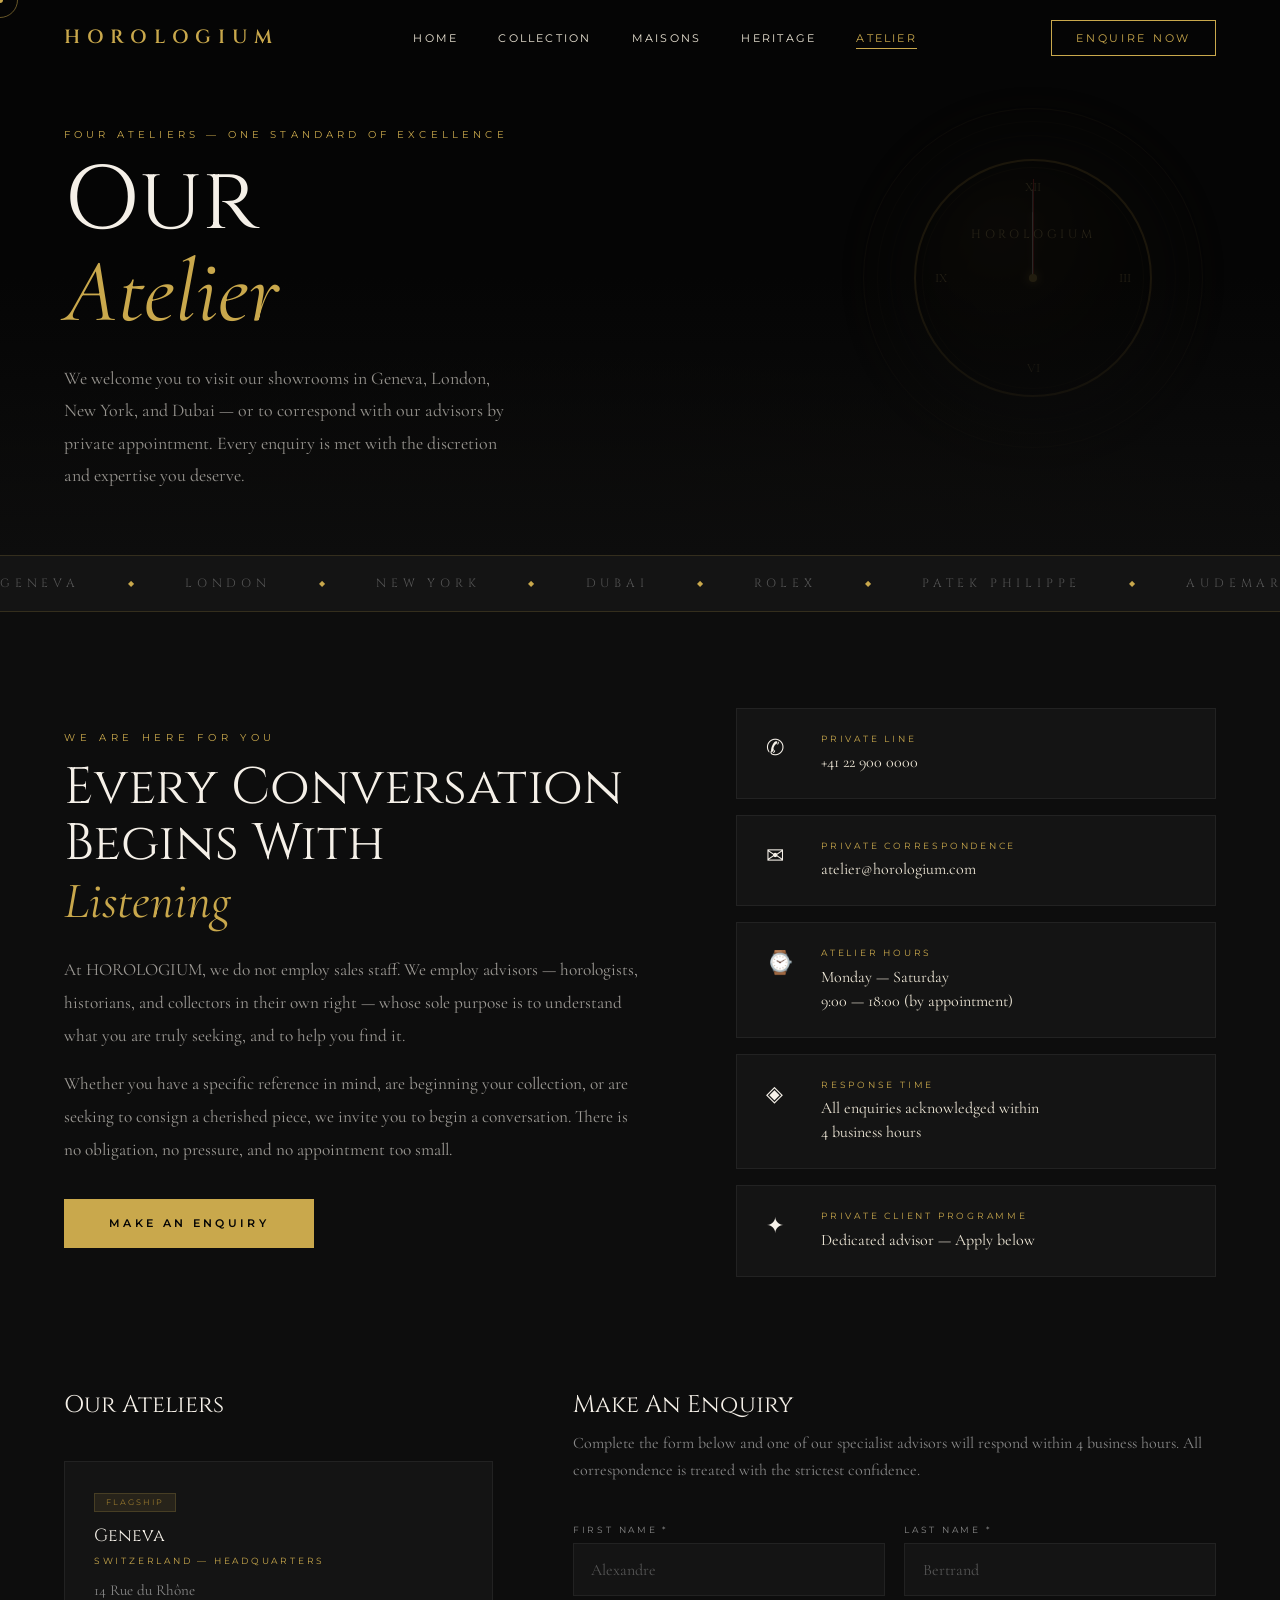
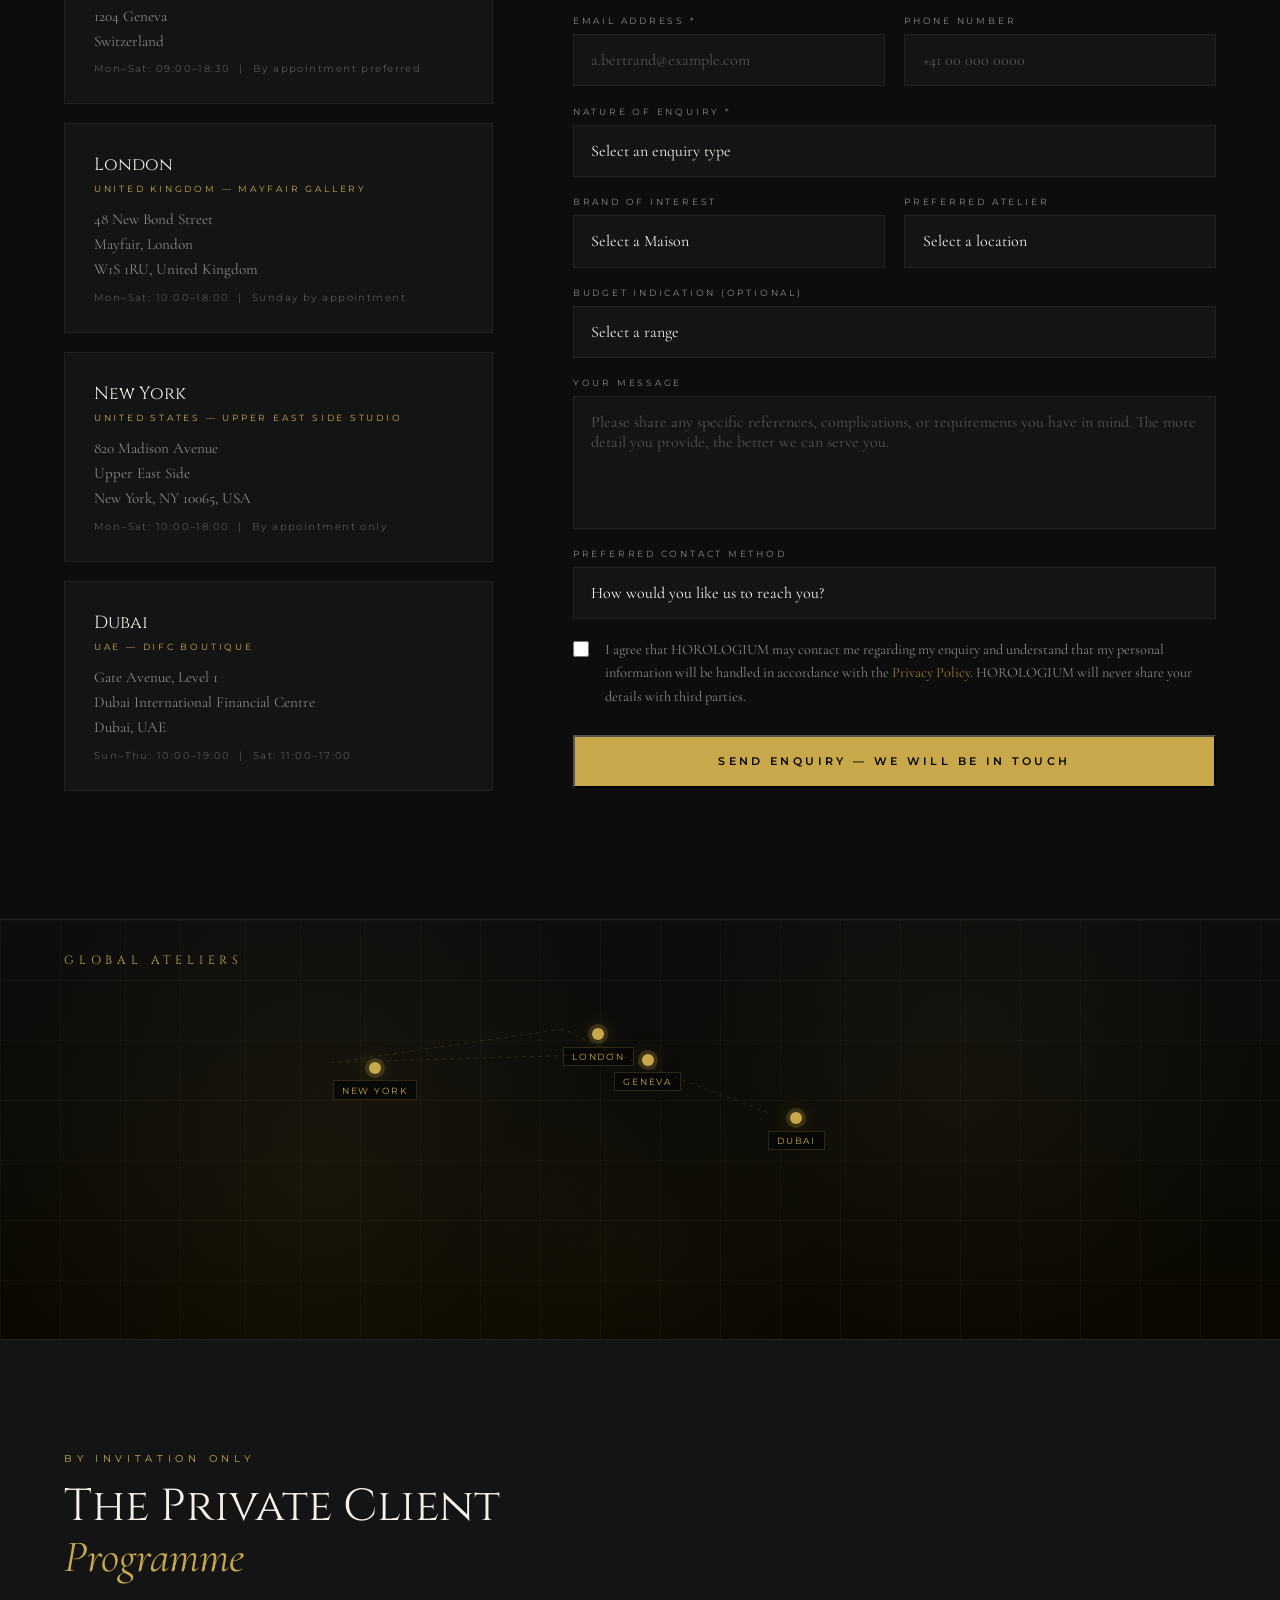
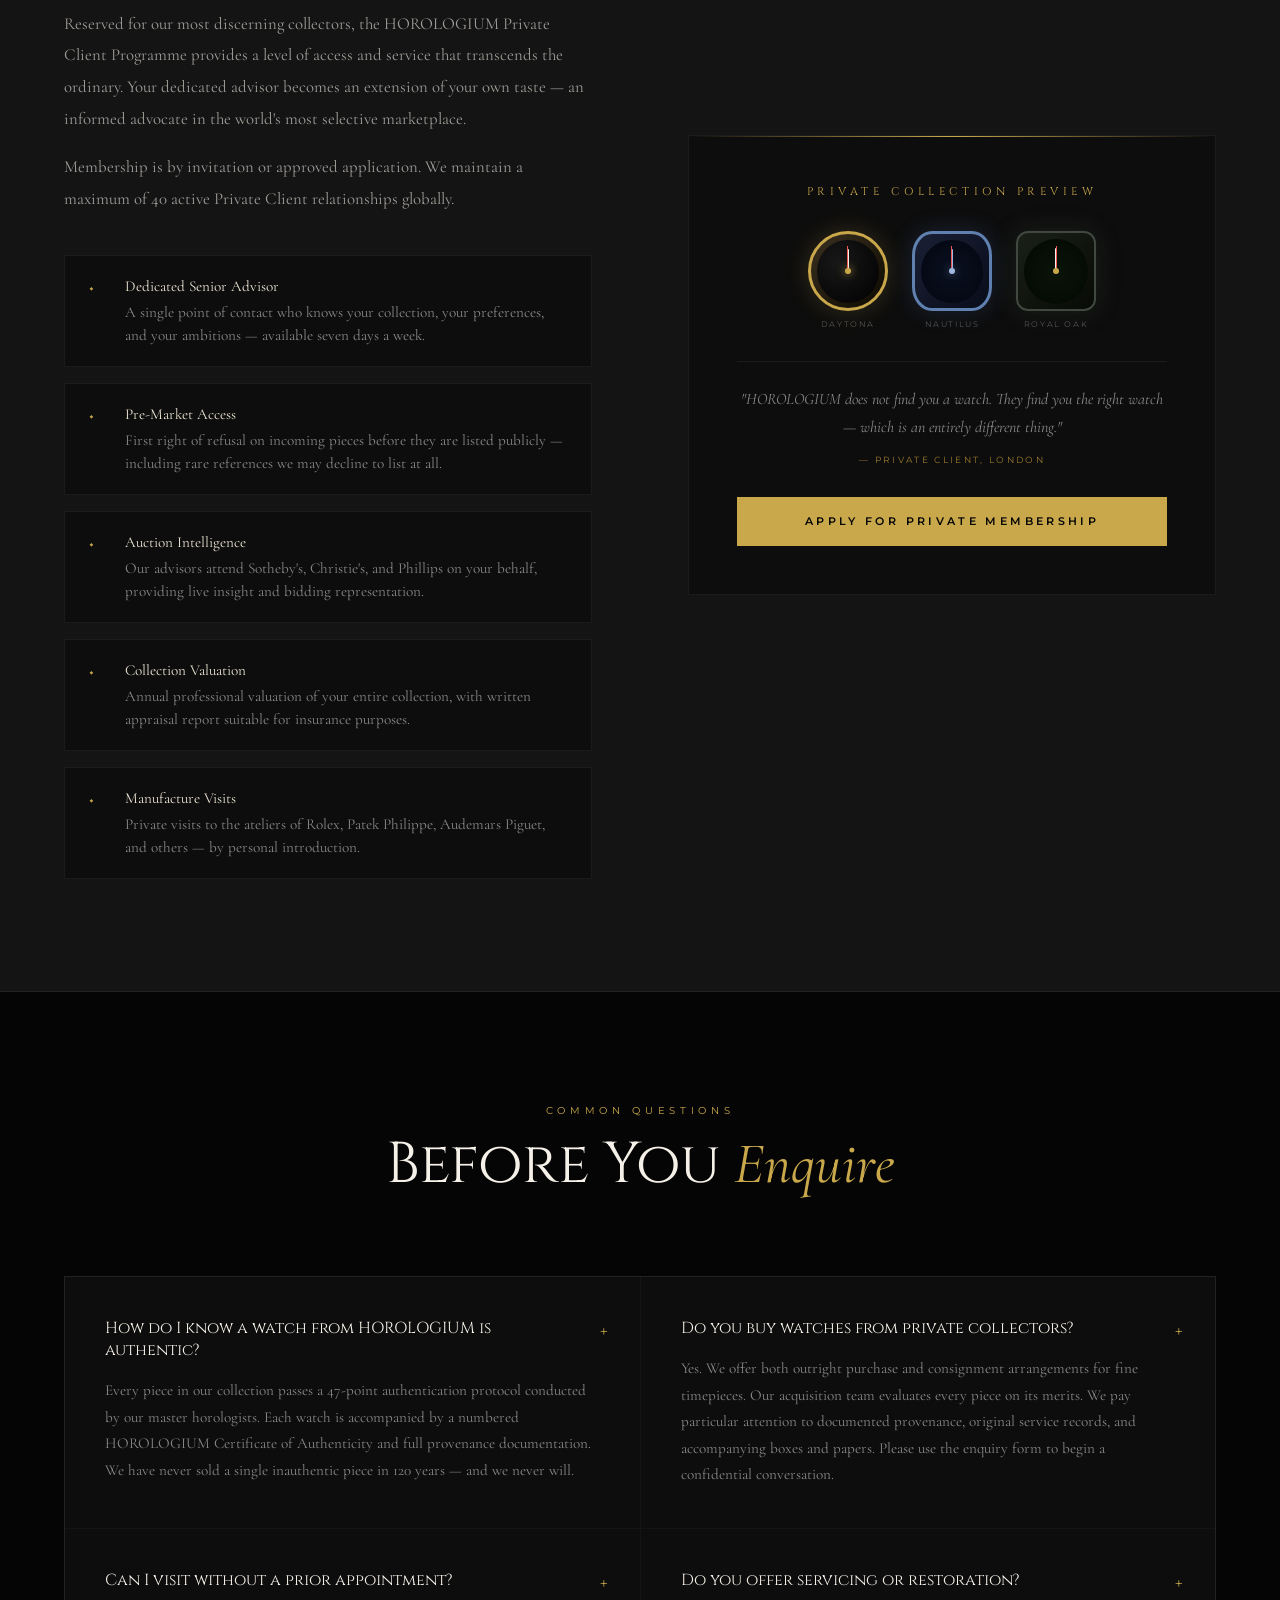
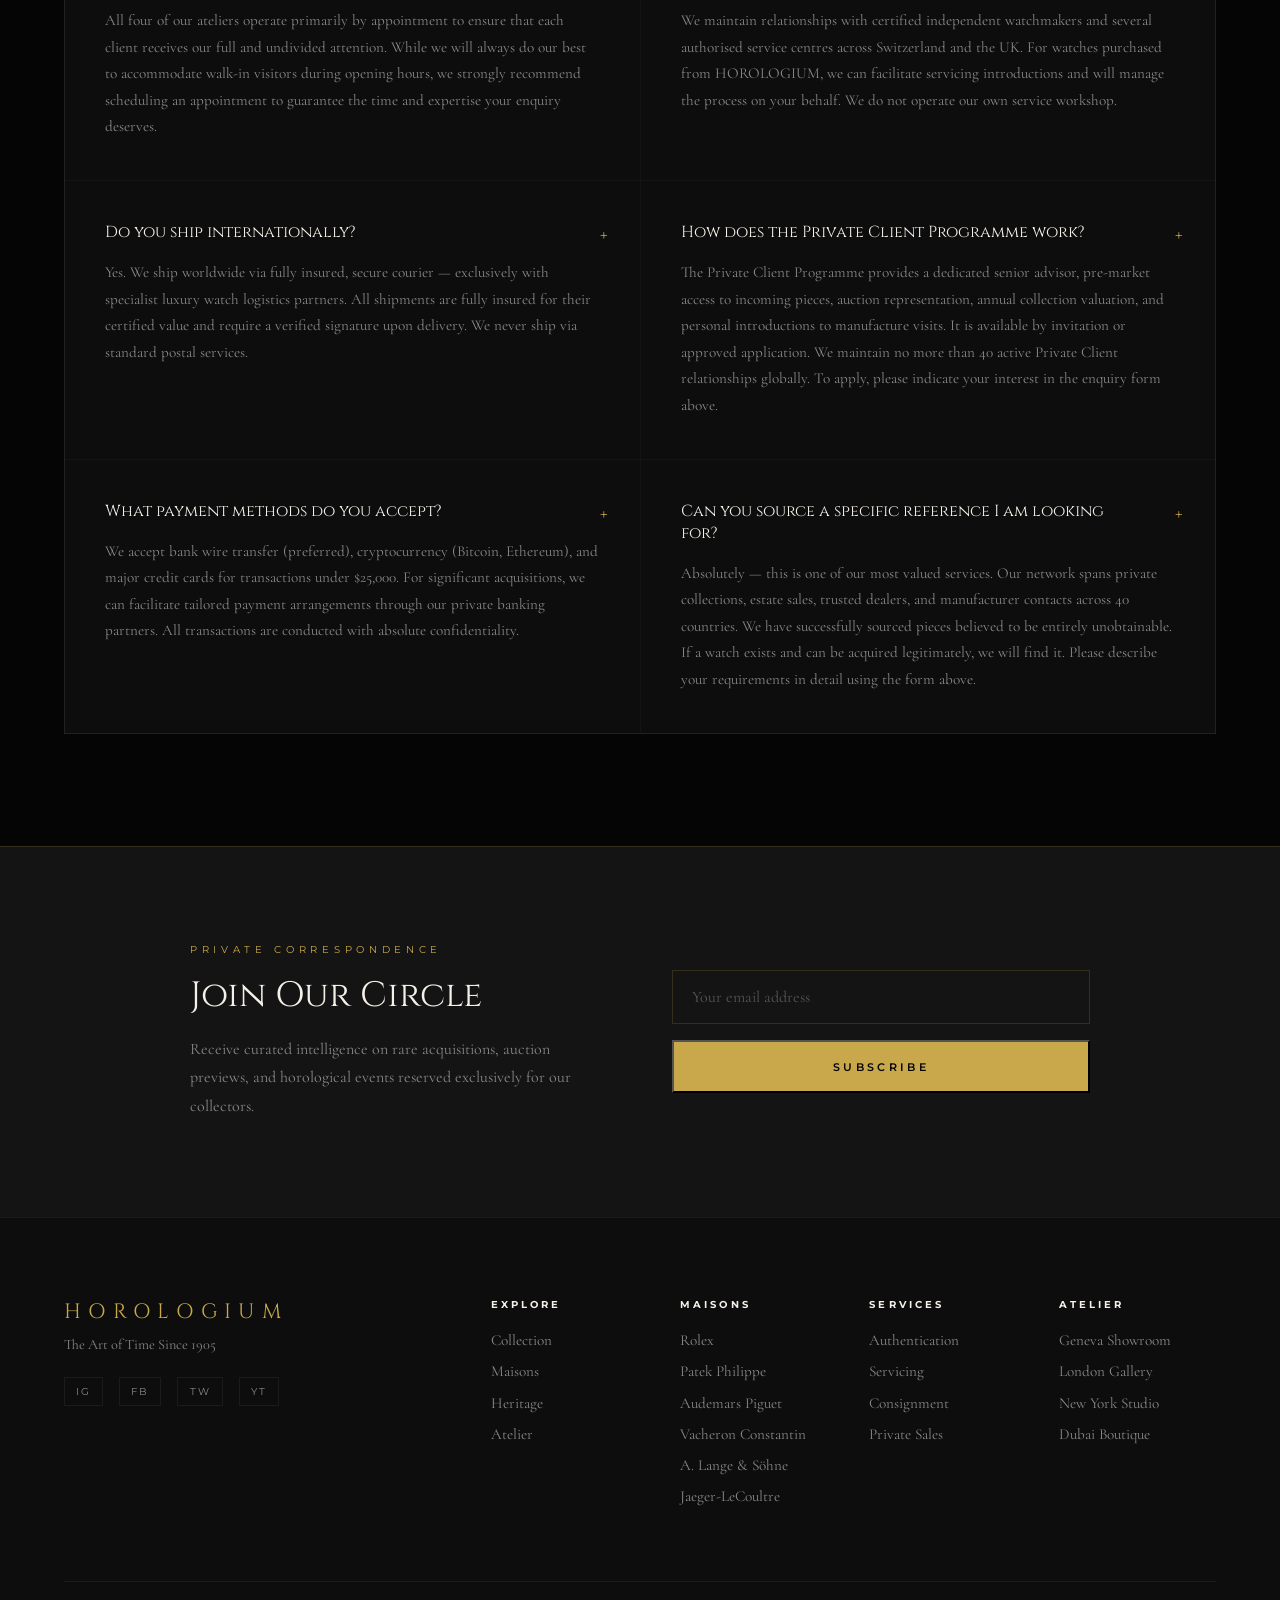
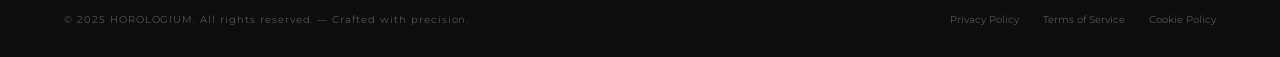
<file: contact.html>
<!DOCTYPE html>
<html lang="en">
<head>
  <meta charset="UTF-8"/>
  <meta name="viewport" content="width=device-width,initial-scale=1.0"/>
  <title>Atelier — HOROLOGIUM</title>
  <link rel="stylesheet" href="styles.css"/>
  <style>
    /* ── CONTACT PAGE EXTRA STYLES ── */

    /* Intro Band */
    .contact-intro {
      padding: 6rem 5% 2rem;
      background: var(--dark);
      display: grid;
      grid-template-columns: 1.2fr 1fr;
      gap: 6rem;
      align-items: center;
    }
    .contact-intro-text h2 {
      font-family: var(--font-display);
      font-size: clamp(2rem, 4vw, 3.5rem);
      font-weight: 400;
      color: var(--cream);
      line-height: 1.1;
      margin-bottom: 1.5rem;
    }
    .contact-intro-text h2 em {
      color: var(--gold);
      font-style: italic;
      font-family: var(--font-body);
    }
    .contact-intro-text p {
      font-family: var(--font-body);
      font-size: 1.08rem;
      line-height: 1.9;
      color: rgba(245,240,232,0.62);
      margin-bottom: 1rem;
    }
    .contact-intro-visual {
      display: flex;
      flex-direction: column;
      gap: 1rem;
    }
    .contact-info-card {
      background: var(--dark2);
      border: 1px solid var(--border2);
      padding: 1.5rem 1.8rem;
      display: flex;
      align-items: flex-start;
      gap: 1.2rem;
      transition: border-color 0.3s, transform 0.3s var(--transition);
    }
    .contact-info-card:hover {
      border-color: rgba(201,168,76,0.35);
      transform: translateX(6px);
    }
    .cic-icon {
      font-size: 1.4rem;
      min-width: 36px;
      margin-top: 0.1rem;
    }
    .cic-label {
      font-family: var(--font-ui);
      font-size: 0.58rem;
      letter-spacing: 0.3em;
      text-transform: uppercase;
      color: var(--gold);
      margin-bottom: 0.4rem;
    }
    .cic-value {
      font-family: var(--font-body);
      font-size: 1rem;
      color: var(--cream2);
      line-height: 1.5;
    }
    .cic-value a { color: var(--cream2); transition: color 0.3s; }
    .cic-value a:hover { color: var(--gold); }

    /* Main Contact Area */
    .contact-main {
      padding: 5rem 5% 8rem;
      background: var(--dark);
    }
    .contact-main-grid {
      display: grid;
      grid-template-columns: 1fr 1.5fr;
      gap: 5rem;
    }

    /* Locations */
    .locations-panel h3 {
      font-family: var(--font-display);
      font-size: 1.5rem;
      font-weight: 400;
      color: var(--cream);
      margin-bottom: 2.5rem;
    }
    .location-cards { display: flex; flex-direction: column; gap: 1.2rem; }
    .location-card {
      background: var(--dark2);
      border: 1px solid var(--border2);
      padding: 1.8rem;
      position: relative;
      overflow: hidden;
      cursor: pointer;
      transition: border-color 0.4s, transform 0.4s var(--transition);
    }
    .location-card::before {
      content: '';
      position: absolute; left: 0; top: 0; bottom: 0; width: 2px;
      background: var(--gold);
      transform: scaleY(0);
      transform-origin: bottom;
      transition: transform 0.4s var(--transition);
    }
    .location-card:hover { border-color: rgba(201,168,76,0.3); transform: translateX(6px); }
    .location-card:hover::before { transform: scaleY(1); }
    .lc-city {
      font-family: var(--font-display);
      font-size: 1.1rem;
      color: var(--cream);
      margin-bottom: 0.4rem;
    }
    .lc-country {
      font-family: var(--font-ui);
      font-size: 0.58rem;
      letter-spacing: 0.3em;
      text-transform: uppercase;
      color: var(--gold);
      margin-bottom: 0.8rem;
    }
    .lc-address {
      font-family: var(--font-body);
      font-size: 0.95rem;
      color: var(--grey);
      line-height: 1.65;
      margin-bottom: 0.6rem;
    }
    .lc-hours {
      font-family: var(--font-ui);
      font-size: 0.6rem;
      letter-spacing: 0.15em;
      color: var(--grey2);
    }
    .lc-tag {
      display: inline-block;
      font-family: var(--font-ui);
      font-size: 0.5rem;
      letter-spacing: 0.25em;
      text-transform: uppercase;
      background: rgba(201,168,76,0.1);
      border: 1px solid rgba(201,168,76,0.2);
      color: var(--gold-dark);
      padding: 0.2rem 0.7rem;
      margin-bottom: 0.8rem;
    }

    /* Form Panel */
    .form-panel h3 {
      font-family: var(--font-display);
      font-size: 1.5rem;
      font-weight: 400;
      color: var(--cream);
      margin-bottom: 0.6rem;
    }
    .form-panel p {
      font-family: var(--font-body);
      font-size: 1rem;
      color: var(--grey);
      line-height: 1.7;
      margin-bottom: 2.5rem;
    }
    .enquiry-form { display: flex; flex-direction: column; gap: 1.2rem; }
    .form-row-2 { display: grid; grid-template-columns: 1fr 1fr; gap: 1.2rem; }
    .field-group { display: flex; flex-direction: column; gap: 0.5rem; }
    .field-label {
      font-family: var(--font-ui);
      font-size: 0.58rem;
      letter-spacing: 0.3em;
      text-transform: uppercase;
      color: var(--grey);
    }
    .field-input,
    .field-select,
    .field-textarea {
      background: var(--dark2);
      border: 1px solid var(--border2);
      padding: 0.95rem 1.1rem;
      color: var(--cream);
      font-family: var(--font-body);
      font-size: 1rem;
      outline: none;
      transition: border-color 0.3s, background 0.3s;
      width: 100%;
      resize: none;
      -webkit-appearance: none;
      appearance: none;
    }
    .field-input:focus,
    .field-select:focus,
    .field-textarea:focus {
      border-color: var(--gold);
      background: rgba(201,168,76,0.03);
    }
    .field-input::placeholder,
    .field-textarea::placeholder { color: var(--grey2); }
    .field-select option { background: var(--dark); color: var(--cream); }
    .field-select { cursor: pointer; }
    .form-consent {
      display: flex;
      align-items: flex-start;
      gap: 1rem;
    }
    .form-consent input[type="checkbox"] {
      margin-top: 3px;
      accent-color: var(--gold);
      min-width: 16px; min-height: 16px;
      cursor: pointer;
    }
    .form-consent label {
      font-family: var(--font-body);
      font-size: 0.9rem;
      color: var(--grey);
      line-height: 1.6;
      cursor: pointer;
    }
    .form-consent a { color: var(--gold-dark); transition: color 0.3s; }
    .form-consent a:hover { color: var(--gold); }
    .form-btn-row { margin-top: 0.5rem; }
    .form-success {
      display: none;
      text-align: center;
      padding: 3rem;
      background: var(--dark2);
      border: 1px solid rgba(201,168,76,0.25);
    }
    .form-success.show { display: block; }
    .form-success-icon { font-size: 2.5rem; margin-bottom: 1rem; }
    .form-success h4 {
      font-family: var(--font-display);
      font-size: 1.4rem;
      color: var(--gold);
      margin-bottom: 0.8rem;
    }
    .form-success p {
      font-family: var(--font-body);
      font-size: 1rem;
      color: var(--grey);
      line-height: 1.7;
      margin: 0;
    }

    /* Private Client Section */
    .private-client-section {
      padding: 7rem 5%;
      background: var(--dark2);
      border-top: 1px solid var(--border2);
      border-bottom: 1px solid var(--border2);
    }
    .private-client-inner {
      display: grid;
      grid-template-columns: 1fr 1fr;
      gap: 6rem;
      align-items: center;
    }
    .pc-text h2 {
      font-family: var(--font-display);
      font-size: clamp(1.8rem, 3.5vw, 3rem);
      font-weight: 400;
      color: var(--cream);
      line-height: 1.15;
      margin-bottom: 1.5rem;
    }
    .pc-text h2 em { color: var(--gold); font-style: italic; font-family: var(--font-body); }
    .pc-text p {
      font-family: var(--font-body);
      font-size: 1.05rem;
      line-height: 1.9;
      color: rgba(245,240,232,0.62);
      margin-bottom: 1rem;
    }
    .pc-benefits { display: flex; flex-direction: column; gap: 1rem; margin-top: 2.5rem; }
    .pc-benefit {
      display: flex;
      align-items: flex-start;
      gap: 1rem;
      padding: 1.2rem 1.5rem;
      background: var(--dark);
      border: 1px solid var(--border2);
      transition: border-color 0.3s;
    }
    .pc-benefit:hover { border-color: rgba(201,168,76,0.3); }
    .pc-benefit-icon { color: var(--gold); font-size: 1rem; min-width: 20px; margin-top: 2px; }
    .pc-benefit-text { font-family: var(--font-body); font-size: 0.95rem; color: var(--grey); line-height: 1.5; }
    .pc-benefit-text strong { color: var(--cream2); font-weight: 400; display: block; margin-bottom: 0.2rem; }
    .pc-visual {
      background: var(--dark);
      border: 1px solid var(--border2);
      padding: 3rem;
      text-align: center;
      position: relative;
    }
    .pc-visual::before {
      content: '';
      position: absolute; top: 0; left: 0; right: 0; height: 1px;
      background: linear-gradient(90deg, transparent, var(--gold), transparent);
    }
    .pc-visual-title {
      font-family: var(--font-display);
      font-size: 0.7rem;
      letter-spacing: 0.4em;
      text-transform: uppercase;
      color: var(--gold);
      margin-bottom: 2rem;
    }
    .pc-watch-showcase {
      display: flex;
      justify-content: center;
      align-items: center;
      gap: 1.5rem;
      flex-wrap: wrap;
      margin-bottom: 2rem;
    }
    .pc-watch-item {
      display: flex;
      flex-direction: column;
      align-items: center;
      gap: 0.5rem;
    }
    .pc-watch-label {
      font-family: var(--font-ui);
      font-size: 0.5rem;
      letter-spacing: 0.2em;
      text-transform: uppercase;
      color: var(--grey2);
    }
    .pc-divider {
      width: 100%;
      height: 1px;
      background: var(--border2);
      margin: 1.5rem 0;
    }
    .pc-quote {
      font-family: var(--font-body);
      font-size: 1rem;
      font-style: italic;
      color: var(--grey);
      line-height: 1.7;
    }
    .pc-quote-attr {
      font-family: var(--font-ui);
      font-size: 0.58rem;
      letter-spacing: 0.25em;
      text-transform: uppercase;
      color: var(--gold-dark);
      margin-top: 0.8rem;
    }

    /* FAQ Section */
    .faq-section {
      padding: 7rem 5%;
      background: var(--black);
    }
    .faq-grid {
      display: grid;
      grid-template-columns: 1fr 1fr;
      gap: 1px;
      background: var(--border2);
      border: 1px solid var(--border2);
      margin-top: 4rem;
    }
    .faq-item {
      background: var(--dark);
      padding: 2.5rem;
      cursor: pointer;
      transition: background 0.3s;
      position: relative;
    }
    .faq-item:hover { background: var(--dark2); }
    .faq-item::after {
      content: '';
      position: absolute; bottom: 0; left: 2.5rem; right: 2.5rem; height: 1px;
      background: linear-gradient(90deg, transparent, rgba(201,168,76,0.15), transparent);
      transform: scaleX(0);
      transition: transform 0.4s var(--transition);
    }
    .faq-item:hover::after { transform: scaleX(1); }
    .faq-q {
      font-family: var(--font-display);
      font-size: 1rem;
      color: var(--cream);
      margin-bottom: 1rem;
      padding-right: 2rem;
    }
    .faq-a {
      font-family: var(--font-body);
      font-size: 0.95rem;
      color: var(--grey);
      line-height: 1.75;
    }
    .faq-icon {
      position: absolute;
      top: 2.5rem; right: 2rem;
      color: var(--gold);
      font-size: 1.2rem;
      transition: transform 0.3s;
    }
    .faq-item:hover .faq-icon { transform: rotate(45deg); }

    /* Map Placeholder */
    .map-section {
      background: var(--dark2);
      border-top: 1px solid var(--border2);
      padding: 0;
      overflow: hidden;
      position: relative;
      height: 420px;
    }
    .map-placeholder {
      width: 100%; height: 100%;
      background:
        radial-gradient(circle at 25% 60%, rgba(201,168,76,0.07) 0%, transparent 35%),
        radial-gradient(circle at 75% 40%, rgba(201,168,76,0.05) 0%, transparent 30%),
        radial-gradient(circle at 50% 80%, rgba(201,168,76,0.04) 0%, transparent 25%),
        linear-gradient(180deg, var(--dark) 0%, #0a0800 100%);
      display: flex;
      align-items: center;
      justify-content: center;
      position: relative;
    }
    .map-grid {
      position: absolute; inset: 0;
      background-image:
        linear-gradient(rgba(201,168,76,0.04) 1px, transparent 1px),
        linear-gradient(90deg, rgba(201,168,76,0.04) 1px, transparent 1px);
      background-size: 60px 60px;
    }
    .map-pin {
      position: absolute;
      display: flex;
      flex-direction: column;
      align-items: center;
      animation: pinPulse 2s ease-in-out infinite;
    }
    .map-pin-dot {
      width: 12px; height: 12px;
      border-radius: 50%;
      background: var(--gold);
      box-shadow: 0 0 0 4px rgba(201,168,76,0.2), 0 0 20px rgba(201,168,76,0.4);
    }
    .map-pin-label {
      font-family: var(--font-ui);
      font-size: 0.55rem;
      letter-spacing: 0.2em;
      color: var(--gold);
      margin-top: 0.4rem;
      white-space: nowrap;
      background: rgba(5,5,5,0.8);
      padding: 0.2rem 0.5rem;
      border: 1px solid rgba(201,168,76,0.2);
    }
    @keyframes pinPulse {
      0%,100% { transform: translateY(0); }
      50%      { transform: translateY(-5px); }
    }
    .map-title {
      position: absolute; top: 2rem; left: 5%;
      font-family: var(--font-display);
      font-size: 0.75rem;
      letter-spacing: 0.4em;
      color: var(--gold);
      text-transform: uppercase;
    }

    @media (max-width: 1024px) {
      .contact-intro     { grid-template-columns: 1fr; gap: 3rem; }
      .contact-main-grid { grid-template-columns: 1fr; gap: 4rem; }
      .private-client-inner { grid-template-columns: 1fr; gap: 3rem; }
      .faq-grid          { grid-template-columns: 1fr; }
    }
    @media (max-width: 600px) {
      .form-row-2 { grid-template-columns: 1fr; }
    }
  </style>
</head>
<body>

<!-- PRELOADER -->
<div id="preloader">
  <div class="preloader-inner">
    <div class="preloader-logo">HOROLOGIUM</div>
    <div class="preloader-bar"><span></span></div>
    <div class="preloader-text">Opening Our Atelier</div>
  </div>
</div>

<div class="cursor-dot"></div>
<div class="cursor-circle"></div>

<!-- MOBILE MENU -->
<div class="mobile-menu" id="mobileMenu">
  <a href="index.html">Home</a>
  <a href="collection.html">Collection</a>
  <a href="brands.html">Maisons</a>
  <a href="about.html">Heritage</a>
  <a href="contact.html">Atelier</a>
</div>

<!-- NAVBAR -->
<nav id="navbar">
  <div class="nav-logo"><a href="index.html">HOROLOGIUM</a></div>
  <div class="nav-toggle" id="navToggle"><span></span><span></span><span></span></div>
  <ul class="nav-links">
    <li><a href="index.html">Home</a></li>
    <li><a href="collection.html">Collection</a></li>
    <li><a href="brands.html">Maisons</a></li>
    <li><a href="about.html">Heritage</a></li>
    <li><a href="contact.html" class="active">Atelier</a></li>
  </ul>
  <div class="nav-cta"><a href="#enquiry-form">Enquire Now</a></div>
</nav>

<!-- ═══════════════════════════════════════════════════════
     PAGE HERO
═══════════════════════════════════════════════════════ -->
<div class="page-hero" style="min-height:58vh;">
  <div class="hero-particles" id="heroParticles"></div>
  <div style="position:absolute;inset:0;background:radial-gradient(ellipse 100% 80% at 40% 120%,#1a1200 0%,#050505 70%);"></div>
  <div style="position:absolute;inset:0;background:linear-gradient(to right, rgba(5,5,5,0.85) 50%, transparent 100%);"></div>

  <!-- Decorative floating watch -->
  <div style="position:absolute;right:6%;top:50%;transform:translateY(-50%);opacity:0.15;pointer-events:none;">
    <div class="watch-face-hero" style="width:340px;height:340px;">
      <div class="watch-ring ring-1"></div>
      <div class="watch-ring ring-2"></div>
      <div class="watch-ring ring-3"></div>
      <div class="watch-dial">
        <div class="watch-hour-hand"></div>
        <div class="watch-minute-hand"></div>
        <div class="watch-second-hand"></div>
        <div class="watch-center-dot"></div>
        <div class="watch-brand-text">HOROLOGIUM</div>
        <div class="watch-12">XII</div>
        <div class="watch-3">III</div>
        <div class="watch-6">VI</div>
        <div class="watch-9">IX</div>
      </div>
    </div>
  </div>

  <div class="page-hero-content" style="max-width:620px;">
    <div class="page-hero-eyebrow reveal-up">Four Ateliers — One Standard of Excellence</div>
    <h1 class="page-hero-title reveal-up delay-1">
      Our<br><em style="font-family:var(--font-body);color:var(--gold);font-style:italic;">Atelier</em>
    </h1>
    <p class="reveal-up delay-2" style="font-family:var(--font-body);font-size:1.12rem;color:rgba(245,240,232,0.6);line-height:1.8;margin-top:1.5rem;max-width:460px;">
      We welcome you to visit our showrooms in Geneva, London, New York, and Dubai — or to correspond with our advisors by private appointment. Every enquiry is met with the discretion and expertise you deserve.
    </p>
  </div>
</div>

<!-- MARQUEE -->
<div class="marquee-section">
  <div class="marquee-track">
    <span>GENEVA</span><span class="dot">◆</span>
    <span>LONDON</span><span class="dot">◆</span>
    <span>NEW YORK</span><span class="dot">◆</span>
    <span>DUBAI</span><span class="dot">◆</span>
    <span>ROLEX</span><span class="dot">◆</span>
    <span>PATEK PHILIPPE</span><span class="dot">◆</span>
    <span>AUDEMARS PIGUET</span><span class="dot">◆</span>
    <span>VACHERON CONSTANTIN</span><span class="dot">◆</span>
    <span>GENEVA</span><span class="dot">◆</span>
    <span>LONDON</span><span class="dot">◆</span>
    <span>NEW YORK</span><span class="dot">◆</span>
    <span>DUBAI</span><span class="dot">◆</span>
    <span>ROLEX</span><span class="dot">◆</span>
    <span>PATEK PHILIPPE</span><span class="dot">◆</span>
  </div>
</div>

<!-- ═══════════════════════════════════════════════════════
     CONTACT INFO INTRO
═══════════════════════════════════════════════════════ -->
<section class="contact-intro">
  <div class="contact-intro-text reveal-left">
    <span class="section-eyebrow" style="text-align:left;display:block;margin-bottom:1rem;">We Are Here For You</span>
    <h2>Every Conversation<br>Begins With<br><em>Listening</em></h2>
    <p>At HOROLOGIUM, we do not employ sales staff. We employ advisors — horologists, historians, and collectors in their own right — whose sole purpose is to understand what you are truly seeking, and to help you find it.</p>
    <p>Whether you have a specific reference in mind, are beginning your collection, or are seeking to consign a cherished piece, we invite you to begin a conversation. There is no obligation, no pressure, and no appointment too small.</p>
    <div style="margin-top:2rem;">
      <a href="#enquiry-form" class="btn-primary" style="display:inline-block;">Make An Enquiry</a>
    </div>
  </div>

  <div class="contact-intro-visual reveal-right">
    <div class="contact-info-card">
      <div class="cic-icon">✆</div>
      <div>
        <div class="cic-label">Private Line</div>
        <div class="cic-value"><a href="tel:+41229000000">+41 22 900 0000</a></div>
      </div>
    </div>
    <div class="contact-info-card">
      <div class="cic-icon">✉</div>
      <div>
        <div class="cic-label">Private Correspondence</div>
        <div class="cic-value"><a href="mailto:atelier@horologium.com">atelier@horologium.com</a></div>
      </div>
    </div>
    <div class="contact-info-card">
      <div class="cic-icon">⌚</div>
      <div>
        <div class="cic-label">Atelier Hours</div>
        <div class="cic-value">Monday — Saturday<br>9:00 — 18:00 (by appointment)</div>
      </div>
    </div>
    <div class="contact-info-card">
      <div class="cic-icon">◈</div>
      <div>
        <div class="cic-label">Response Time</div>
        <div class="cic-value">All enquiries acknowledged within<br>4 business hours</div>
      </div>
    </div>
    <div class="contact-info-card">
      <div class="cic-icon">✦</div>
      <div>
        <div class="cic-label">Private Client Programme</div>
        <div class="cic-value">Dedicated advisor — <a href="#private-client">Apply below</a></div>
      </div>
    </div>
  </div>
</section>

<!-- ═══════════════════════════════════════════════════════
     LOCATIONS + FORM
═══════════════════════════════════════════════════════ -->
<section class="contact-main" id="enquiry-form">
  <div class="contact-main-grid">

    <!-- LOCATIONS -->
    <div class="locations-panel reveal-left">
      <h3>Our Ateliers</h3>
      <div class="location-cards">

        <div class="location-card">
          <div class="lc-tag">Flagship</div>
          <div class="lc-city">Geneva</div>
          <div class="lc-country">Switzerland — Headquarters</div>
          <div class="lc-address">
            14 Rue du Rhône<br>
            1204 Geneva<br>
            Switzerland
          </div>
          <div class="lc-hours">Mon–Sat: 09:00–18:30 &nbsp;|&nbsp; By appointment preferred</div>
        </div>

        <div class="location-card">
          <div class="lc-city">London</div>
          <div class="lc-country">United Kingdom — Mayfair Gallery</div>
          <div class="lc-address">
            48 New Bond Street<br>
            Mayfair, London<br>
            W1S 1RU, United Kingdom
          </div>
          <div class="lc-hours">Mon–Sat: 10:00–18:00 &nbsp;|&nbsp; Sunday by appointment</div>
        </div>

        <div class="location-card">
          <div class="lc-city">New York</div>
          <div class="lc-country">United States — Upper East Side Studio</div>
          <div class="lc-address">
            820 Madison Avenue<br>
            Upper East Side<br>
            New York, NY 10065, USA
          </div>
          <div class="lc-hours">Mon–Sat: 10:00–18:00 &nbsp;|&nbsp; By appointment only</div>
        </div>

        <div class="location-card">
          <div class="lc-city">Dubai</div>
          <div class="lc-country">UAE — DIFC Boutique</div>
          <div class="lc-address">
            Gate Avenue, Level 1<br>
            Dubai International Financial Centre<br>
            Dubai, UAE
          </div>
          <div class="lc-hours">Sun–Thu: 10:00–19:00 &nbsp;|&nbsp; Sat: 11:00–17:00</div>
        </div>

      </div>
    </div>

    <!-- FORM -->
    <div class="form-panel reveal-right">
      <h3>Make An Enquiry</h3>
      <p>Complete the form below and one of our specialist advisors will respond within 4 business hours. All correspondence is treated with the strictest confidence.</p>

      <form class="enquiry-form" id="contactForm">

        <div class="form-row-2">
          <div class="field-group">
            <label class="field-label">First Name *</label>
            <input class="field-input" type="text" placeholder="Alexandre" required/>
          </div>
          <div class="field-group">
            <label class="field-label">Last Name *</label>
            <input class="field-input" type="text" placeholder="Bertrand" required/>
          </div>
        </div>

        <div class="form-row-2">
          <div class="field-group">
            <label class="field-label">Email Address *</label>
            <input class="field-input" type="email" placeholder="a.bertrand@example.com" required/>
          </div>
          <div class="field-group">
            <label class="field-label">Phone Number</label>
            <input class="field-input" type="tel" placeholder="+41 00 000 0000"/>
          </div>
        </div>

        <div class="field-group">
          <label class="field-label">Nature of Enquiry *</label>
          <select class="field-select" required>
            <option value="" disabled selected>Select an enquiry type</option>
            <option>I wish to acquire a specific timepiece</option>
            <option>I wish to browse your current collection</option>
            <option>I am interested in consigning a watch</option>
            <option>I require authentication services</option>
            <option>I am interested in Private Client membership</option>
            <option>I have a general question</option>
          </select>
        </div>

        <div class="form-row-2">
          <div class="field-group">
            <label class="field-label">Brand of Interest</label>
            <select class="field-select">
              <option value="" disabled selected>Select a Maison</option>
              <option>Rolex</option>
              <option>Patek Philippe</option>
              <option>Audemars Piguet</option>
              <option>Vacheron Constantin</option>
              <option>A. Lange &amp; Söhne</option>
              <option>Jaeger-LeCoultre</option>
              <option>Multiple / Unsure</option>
            </select>
          </div>
          <div class="field-group">
            <label class="field-label">Preferred Atelier</label>
            <select class="field-select">
              <option value="" disabled selected>Select a location</option>
              <option>Geneva (Flagship)</option>
              <option>London (Mayfair)</option>
              <option>New York (Upper East Side)</option>
              <option>Dubai (DIFC)</option>
              <option>Remote / Virtual Appointment</option>
            </select>
          </div>
        </div>

        <div class="field-group">
          <label class="field-label">Budget Indication (Optional)</label>
          <select class="field-select">
            <option value="" disabled selected>Select a range</option>
            <option>Up to $15,000</option>
            <option>$15,000 – $30,000</option>
            <option>$30,000 – $75,000</option>
            <option>$75,000 – $150,000</option>
            <option>$150,000 – $500,000</option>
            <option>Above $500,000</option>
            <option>I prefer not to say</option>
          </select>
        </div>

        <div class="field-group">
          <label class="field-label">Your Message</label>
          <textarea class="field-textarea" rows="5" placeholder="Please share any specific references, complications, or requirements you have in mind. The more detail you provide, the better we can serve you."></textarea>
        </div>

        <div class="field-group">
          <label class="field-label">Preferred Contact Method</label>
          <select class="field-select">
            <option value="" disabled selected>How would you like us to reach you?</option>
            <option>Email</option>
            <option>Telephone</option>
            <option>WhatsApp</option>
            <option>I will visit in person</option>
          </select>
        </div>

        <div class="form-consent">
          <input type="checkbox" id="consent" required/>
          <label for="consent">
            I agree that HOROLOGIUM may contact me regarding my enquiry and understand that my personal information will be handled in accordance with the <a href="#">Privacy Policy</a>. HOROLOGIUM will never share your details with third parties.
          </label>
        </div>

        <div class="form-btn-row">
          <button type="submit" class="btn-primary" style="width:100%;text-align:center;">
            Send Enquiry — We Will Be In Touch
          </button>
        </div>

      </form>

      <!-- Success State -->
      <div class="form-success" id="formSuccess">
        <div class="form-success-icon">⚜</div>
        <h4>Enquiry Received</h4>
        <p>Thank you for reaching out to HOROLOGIUM. One of our specialist advisors will respond to your enquiry within 4 business hours. We look forward to the conversation.</p>
      </div>

    </div>
  </div>
</section>

<!-- ═══════════════════════════════════════════════════════
     MAP SECTION
═══════════════════════════════════════════════════════ -->
<div class="map-section">
  <div class="map-placeholder">
    <div class="map-grid"></div>
    <div class="map-title">Global Ateliers</div>

    <!-- Geneva -->
    <div class="map-pin" style="left:48%;top:32%;animation-delay:0s;">
      <div class="map-pin-dot"></div>
      <div class="map-pin-label">GENEVA</div>
    </div>
    <!-- London -->
    <div class="map-pin" style="left:44%;top:26%;animation-delay:0.4s;">
      <div class="map-pin-dot"></div>
      <div class="map-pin-label">LONDON</div>
    </div>
    <!-- New York -->
    <div class="map-pin" style="left:26%;top:34%;animation-delay:0.8s;">
      <div class="map-pin-dot"></div>
      <div class="map-pin-label">NEW YORK</div>
    </div>
    <!-- Dubai -->
    <div class="map-pin" style="left:60%;top:46%;animation-delay:1.2s;">
      <div class="map-pin-dot"></div>
      <div class="map-pin-label">DUBAI</div>
    </div>

    <!-- Connecting lines (SVG) -->
    <svg style="position:absolute;inset:0;width:100%;height:100%;pointer-events:none;opacity:0.15;" xmlns="http://www.w3.org/2000/svg">
      <line x1="48%" y1="32%" x2="44%" y2="26%" stroke="#c9a84c" stroke-width="1" stroke-dasharray="4,4"/>
      <line x1="48%" y1="32%" x2="26%" y2="34%" stroke="#c9a84c" stroke-width="1" stroke-dasharray="4,4"/>
      <line x1="48%" y1="32%" x2="60%" y2="46%" stroke="#c9a84c" stroke-width="1" stroke-dasharray="4,4"/>
      <line x1="44%" y1="26%" x2="26%" y2="34%" stroke="#c9a84c" stroke-width="1" stroke-dasharray="4,4"/>
    </svg>
  </div>
</div>

<!-- ═══════════════════════════════════════════════════════
     PRIVATE CLIENT SECTION
═══════════════════════════════════════════════════════ -->
<section class="private-client-section" id="private-client">
  <div class="private-client-inner">

    <div class="pc-text reveal-left">
      <span class="section-eyebrow" style="text-align:left;display:block;margin-bottom:1rem;">By Invitation Only</span>
      <h2>The Private Client <em>Programme</em></h2>
      <p>Reserved for our most discerning collectors, the HOROLOGIUM Private Client Programme provides a level of access and service that transcends the ordinary. Your dedicated advisor becomes an extension of your own taste — an informed advocate in the world's most selective marketplace.</p>
      <p>Membership is by invitation or approved application. We maintain a maximum of 40 active Private Client relationships globally.</p>
      <div class="pc-benefits">
        <div class="pc-benefit">
          <span class="pc-benefit-icon">◆</span>
          <div class="pc-benefit-text">
            <strong>Dedicated Senior Advisor</strong>
            A single point of contact who knows your collection, your preferences, and your ambitions — available seven days a week.
          </div>
        </div>
        <div class="pc-benefit">
          <span class="pc-benefit-icon">◆</span>
          <div class="pc-benefit-text">
            <strong>Pre-Market Access</strong>
            First right of refusal on incoming pieces before they are listed publicly — including rare references we may decline to list at all.
          </div>
        </div>
        <div class="pc-benefit">
          <span class="pc-benefit-icon">◆</span>
          <div class="pc-benefit-text">
            <strong>Auction Intelligence</strong>
            Our advisors attend Sotheby's, Christie's, and Phillips on your behalf, providing live insight and bidding representation.
          </div>
        </div>
        <div class="pc-benefit">
          <span class="pc-benefit-icon">◆</span>
          <div class="pc-benefit-text">
            <strong>Collection Valuation</strong>
            Annual professional valuation of your entire collection, with written appraisal report suitable for insurance purposes.
          </div>
        </div>
        <div class="pc-benefit">
          <span class="pc-benefit-icon">◆</span>
          <div class="pc-benefit-text">
            <strong>Manufacture Visits</strong>
            Private visits to the ateliers of Rolex, Patek Philippe, Audemars Piguet, and others — by personal introduction.
          </div>
        </div>
      </div>
    </div>

    <div class="pc-visual reveal-right">
      <div class="pc-visual-title">Private Collection Preview</div>
      <div class="pc-watch-showcase">
        <div class="pc-watch-item">
          <div class="dial-art dial-rolex-daytona" style="width:80px;height:80px;">
            <div class="d-face">
              <div class="d-h" style="background:var(--cream);"></div>
              <div class="d-m" style="background:var(--cream);"></div>
              <div class="d-s" style="background:#e55;"></div>
              <div class="d-center" style="background:var(--gold);"></div>
            </div>
          </div>
          <div class="pc-watch-label">Daytona</div>
        </div>
        <div class="pc-watch-item">
          <div class="dial-art dial-patek-nautilus" style="width:80px;height:80px;">
            <div class="d-face">
              <div class="d-h"></div>
              <div class="d-m"></div>
              <div class="d-s" style="background:#e55;"></div>
              <div class="d-center"></div>
            </div>
          </div>
          <div class="pc-watch-label">Nautilus</div>
        </div>
        <div class="pc-watch-item">
          <div class="dial-art dial-ap-royaloak" style="width:80px;height:80px;">
            <div class="d-face">
              <div class="d-h" style="background:var(--cream);"></div>
              <div class="d-m" style="background:var(--cream);"></div>
              <div class="d-s" style="background:#e55;"></div>
              <div class="d-center" style="background:var(--gold);"></div>
            </div>
          </div>
          <div class="pc-watch-label">Royal Oak</div>
        </div>
      </div>
      <div class="pc-divider"></div>
      <div class="pc-quote">"HOROLOGIUM does not find you a watch. They find you the right watch — which is an entirely different thing."</div>
      <div class="pc-quote-attr">— Private Client, London</div>
      <div style="margin-top:2rem;">
        <a href="#enquiry-form" class="btn-primary" style="display:block;text-align:center;">Apply for Private Membership</a>
      </div>
    </div>

  </div>
</section>

<!-- ═══════════════════════════════════════════════════════
     FAQ
═══════════════════════════════════════════════════════ -->
<section class="faq-section">
  <div class="section-header">
    <div class="section-eyebrow reveal-up">Common Questions</div>
    <h2 class="section-title reveal-up">Before You <em style="font-style:italic;color:var(--gold);font-family:var(--font-body);">Enquire</em></h2>
  </div>

  <div class="faq-grid">

    <div class="faq-item reveal-up">
      <div class="faq-icon">+</div>
      <div class="faq-q">How do I know a watch from HOROLOGIUM is authentic?</div>
      <div class="faq-a">Every piece in our collection passes a 47-point authentication protocol conducted by our master horologists. Each watch is accompanied by a numbered HOROLOGIUM Certificate of Authenticity and full provenance documentation. We have never sold a single inauthentic piece in 120 years — and we never will.</div>
    </div>

    <div class="faq-item reveal-up delay-1">
      <div class="faq-icon">+</div>
      <div class="faq-q">Do you buy watches from private collectors?</div>
      <div class="faq-a">Yes. We offer both outright purchase and consignment arrangements for fine timepieces. Our acquisition team evaluates every piece on its merits. We pay particular attention to documented provenance, original service records, and accompanying boxes and papers. Please use the enquiry form to begin a confidential conversation.</div>
    </div>

    <div class="faq-item reveal-up delay-2">
      <div class="faq-icon">+</div>
      <div class="faq-q">Can I visit without a prior appointment?</div>
      <div class="faq-a">All four of our ateliers operate primarily by appointment to ensure that each client receives our full and undivided attention. While we will always do our best to accommodate walk-in visitors during opening hours, we strongly recommend scheduling an appointment to guarantee the time and expertise your enquiry deserves.</div>
    </div>

    <div class="faq-item reveal-up delay-3">
      <div class="faq-icon">+</div>
      <div class="faq-q">Do you offer servicing or restoration?</div>
      <div class="faq-a">We maintain relationships with certified independent watchmakers and several authorised service centres across Switzerland and the UK. For watches purchased from HOROLOGIUM, we can facilitate servicing introductions and will manage the process on your behalf. We do not operate our own service workshop.</div>
    </div>

    <div class="faq-item reveal-up">
      <div class="faq-icon">+</div>
      <div class="faq-q">Do you ship internationally?</div>
      <div class="faq-a">Yes. We ship worldwide via fully insured, secure courier — exclusively with specialist luxury watch logistics partners. All shipments are fully insured for their certified value and require a verified signature upon delivery. We never ship via standard postal services.</div>
    </div>

    <div class="faq-item reveal-up delay-1">
      <div class="faq-icon">+</div>
      <div class="faq-q">How does the Private Client Programme work?</div>
      <div class="faq-a">The Private Client Programme provides a dedicated senior advisor, pre-market access to incoming pieces, auction representation, annual collection valuation, and personal introductions to manufacture visits. It is available by invitation or approved application. We maintain no more than 40 active Private Client relationships globally. To apply, please indicate your interest in the enquiry form above.</div>
    </div>

    <div class="faq-item reveal-up delay-2">
      <div class="faq-icon">+</div>
      <div class="faq-q">What payment methods do you accept?</div>
      <div class="faq-a">We accept bank wire transfer (preferred), cryptocurrency (Bitcoin, Ethereum), and major credit cards for transactions under $25,000. For significant acquisitions, we can facilitate tailored payment arrangements through our private banking partners. All transactions are conducted with absolute confidentiality.</div>
    </div>

    <div class="faq-item reveal-up delay-3">
      <div class="faq-icon">+</div>
      <div class="faq-q">Can you source a specific reference I am looking for?</div>
      <div class="faq-a">Absolutely — this is one of our most valued services. Our network spans private collections, estate sales, trusted dealers, and manufacturer contacts across 40 countries. We have successfully sourced pieces believed to be entirely unobtainable. If a watch exists and can be acquired legitimately, we will find it. Please describe your requirements in detail using the form above.</div>
    </div>

  </div>
</section>

<!-- NEWSLETTER -->
<section class="newsletter-section">
  <div class="newsletter-inner">
    <div class="newsletter-content reveal-up">
      <div class="section-eyebrow">Private Correspondence</div>
      <h2>Join Our Circle</h2>
      <p>Receive curated intelligence on rare acquisitions, auction previews, and horological events reserved exclusively for our collectors.</p>
    </div>
    <form class="newsletter-form reveal-up delay-2">
      <input type="email" placeholder="Your email address"/>
      <button type="submit" class="btn-primary">Subscribe</button>
    </form>
  </div>
</section>

<!-- FOOTER -->
<footer class="footer">
  <div class="footer-top">
    <div class="footer-brand">
      <div class="footer-logo">HOROLOGIUM</div>
      <p class="footer-tagline">The Art of Time Since 1905</p>
      <div class="footer-socials">
        <a href="#" class="social-link">IG</a>
        <a href="#" class="social-link">FB</a>
        <a href="#" class="social-link">TW</a>
        <a href="#" class="social-link">YT</a>
      </div>
    </div>
    <div class="footer-links">
      <div class="footer-col"><h4>Explore</h4><ul>
        <li><a href="collection.html">Collection</a></li>
        <li><a href="brands.html">Maisons</a></li>
        <li><a href="about.html">Heritage</a></li>
        <li><a href="contact.html">Atelier</a></li>
      </ul></div>
      <div class="footer-col"><h4>Maisons</h4><ul>
        <li><a href="brands.html#rolex">Rolex</a></li>
        <li><a href="brands.html#patek">Patek Philippe</a></li>
        <li><a href="brands.html#ap">Audemars Piguet</a></li>
        <li><a href="brands.html#vacheron">Vacheron Constantin</a></li>
        <li><a href="brands.html#lange">A. Lange &amp; Söhne</a></li>
        <li><a href="brands.html#jaeger">Jaeger-LeCoultre</a></li>
      </ul></div>
      <div class="footer-col"><h4>Services</h4><ul>
        <li><a href="#">Authentication</a></li>
        <li><a href="#">Servicing</a></li>
        <li><a href="#">Consignment</a></li>
        <li><a href="#">Private Sales</a></li>
      </ul></div>
      <div class="footer-col"><h4>Atelier</h4><ul>
        <li><a href="#geneva">Geneva Showroom</a></li>
        <li><a href="#london">London Gallery</a></li>
        <li><a href="#newyork">New York Studio</a></li>
        <li><a href="#dubai">Dubai Boutique</a></li>
      </ul></div>
    </div>
  </div>
  <div class="footer-bottom">
    <p>© 2025 HOROLOGIUM. All rights reserved. — Crafted with precision.</p>
    <div class="footer-bottom-links">
      <a href="#">Privacy Policy</a>
      <a href="#">Terms of Service</a>
      <a href="#">Cookie Policy</a>
    </div>
  </div>
</footer>

<script src="main.js"></script>
<script>
  // Contact form submission handler
  const contactForm = document.getElementById('contactForm');
  const formSuccess = document.getElementById('formSuccess');
  if (contactForm) {
    contactForm.addEventListener('submit', function(e) {
      e.preventDefault();
      const submitBtn = contactForm.querySelector('button[type="submit"]');
      submitBtn.textContent = 'Sending…';
      submitBtn.style.opacity = '0.7';
      submitBtn.disabled = true;
      setTimeout(() => {
        contactForm.style.display = 'none';
        formSuccess.classList.add('show');
        window.scrollTo({ top: formSuccess.offsetTop - 100, behavior: 'smooth' });
      }, 1600);
    });
  }
</script>
</body>
</html>
</file>
<file: styles.css>
/* ============================================================
   HOROLOGIUM — Luxury Watch Website
   Full CSS with Animations
   ============================================================ */

@import url('https://fonts.googleapis.com/css2?family=Cormorant+Garamond:ital,wght@0,300;0,400;0,500;0,600;0,700;1,300;1,400;1,600&family=Montserrat:wght@200;300;400;500;600;700&family=Cinzel:wght@400;500;600;700&display=swap');

/* ─── CSS VARIABLES ─────────────────────────────────────── */
:root {
  --black:       #050505;
  --dark:        #0d0d0d;
  --dark2:       #141414;
  --dark3:       #1a1a1a;
  --gold:        #c9a84c;
  --gold-light:  #e8c97a;
  --gold-dark:   #9a7a2e;
  --cream:       #f5f0e8;
  --cream2:      #ede6d6;
  --white:       #ffffff;
  --grey:        #888888;
  --grey2:       #555555;
  --border:      rgba(201,168,76,0.18);
  --border2:     rgba(255,255,255,0.06);

  --font-display: 'Cinzel', serif;
  --font-body:    'Cormorant Garamond', serif;
  --font-ui:      'Montserrat', sans-serif;

  --transition: cubic-bezier(0.25, 0.46, 0.45, 0.94);
  --spring:     cubic-bezier(0.34, 1.56, 0.64, 1);
}

/* ─── RESET ─────────────────────────────────────────────── */
*, *::before, *::after { margin:0; padding:0; box-sizing:border-box; }
html { scroll-behavior: smooth; font-size: 16px; }
body {
  background: var(--black);
  color: var(--cream);
  font-family: var(--font-body);
  overflow-x: hidden;
  cursor: none;
}
a { color: inherit; text-decoration: none; }
img { max-width:100%; display:block; }
ul { list-style: none; }

/* ─── SCROLLBAR ──────────────────────────────────────────── */
::-webkit-scrollbar { width: 4px; }
::-webkit-scrollbar-track { background: var(--dark); }
::-webkit-scrollbar-thumb { background: var(--gold-dark); border-radius: 2px; }

/* ─── CUSTOM CURSOR ─────────────────────────────────────── */
.cursor-dot {
  position: fixed; top:0; left:0; z-index:9999;
  width: 6px; height: 6px;
  background: var(--gold);
  border-radius: 50%;
  pointer-events: none;
  transform: translate(-50%,-50%);
  transition: transform 0.05s, opacity 0.3s;
}
.cursor-circle {
  position: fixed; top:0; left:0; z-index:9998;
  width: 36px; height: 36px;
  border: 1px solid rgba(201,168,76,0.5);
  border-radius: 50%;
  pointer-events: none;
  transform: translate(-50%,-50%);
  transition: transform 0.12s var(--transition), width 0.3s, height 0.3s, border-color 0.3s;
}
body:has(a:hover) .cursor-circle,
body:has(button:hover) .cursor-circle {
  width: 56px; height: 56px;
  border-color: var(--gold);
}

/* ─── PRELOADER ──────────────────────────────────────────── */
#preloader {
  position: fixed; inset: 0; z-index: 10000;
  background: var(--black);
  display: flex; align-items: center; justify-content: center;
  transition: opacity 0.8s ease 0.3s, visibility 0.8s ease 0.3s;
}
#preloader.hidden { opacity: 0; visibility: hidden; pointer-events: none; }
.preloader-inner { text-align: center; }
.preloader-logo {
  font-family: var(--font-display);
  font-size: clamp(1.5rem, 4vw, 2.5rem);
  letter-spacing: 0.4em;
  color: var(--gold);
  margin-bottom: 2rem;
  animation: preloaderPulse 1.5s ease-in-out infinite;
}
@keyframes preloaderPulse {
  0%, 100% { opacity: 1; } 50% { opacity: 0.4; }
}
.preloader-bar {
  width: 200px; height: 1px;
  background: var(--dark3);
  margin: 0 auto 1.5rem;
  overflow: hidden;
}
.preloader-bar span {
  display: block; height: 100%;
  background: linear-gradient(90deg, transparent, var(--gold), transparent);
  animation: preloaderBar 1.8s ease-in-out infinite;
}
@keyframes preloaderBar {
  0% { transform: translateX(-100%); }
  100% { transform: translateX(200%); }
}
.preloader-text {
  font-family: var(--font-ui);
  font-size: 0.65rem;
  letter-spacing: 0.35em;
  color: var(--grey);
  text-transform: uppercase;
}

/* ─── NAVBAR ─────────────────────────────────────────────── */
#navbar {
  position: fixed; top:0; left:0; right:0; z-index: 1000;
  display: flex; align-items: center; justify-content: space-between;
  padding: 1.5rem 5%;
  transition: background 0.5s, padding 0.5s, backdrop-filter 0.5s;
}
#navbar.scrolled {
  background: rgba(5,5,5,0.92);
  backdrop-filter: blur(20px);
  padding: 1rem 5%;
  border-bottom: 1px solid var(--border);
}
.nav-logo a {
  font-family: var(--font-display);
  font-size: 1.2rem;
  letter-spacing: 0.35em;
  color: var(--gold);
  font-weight: 600;
}
.nav-links {
  display: flex; gap: 2.5rem;
}
.nav-links a {
  font-family: var(--font-ui);
  font-size: 0.7rem;
  letter-spacing: 0.2em;
  text-transform: uppercase;
  color: var(--cream2);
  position: relative;
  transition: color 0.3s;
}
.nav-links a::after {
  content: '';
  position: absolute; bottom:-4px; left:0; right:100%;
  height: 1px; background: var(--gold);
  transition: right 0.3s var(--transition);
}
.nav-links a:hover,
.nav-links a.active { color: var(--gold); }
.nav-links a:hover::after,
.nav-links a.active::after { right: 0; }
.nav-cta a {
  font-family: var(--font-ui);
  font-size: 0.68rem;
  letter-spacing: 0.25em;
  text-transform: uppercase;
  border: 1px solid var(--gold);
  padding: 0.6rem 1.5rem;
  color: var(--gold);
  transition: background 0.3s, color 0.3s;
}
.nav-cta a:hover { background: var(--gold); color: var(--black); }
.nav-toggle { display: none; flex-direction: column; gap: 5px; cursor: pointer; }
.nav-toggle span { display: block; width: 24px; height: 1px; background: var(--cream); transition: 0.3s; }

/* ─── BUTTONS ────────────────────────────────────────────── */
.btn-primary {
  display: inline-block;
  font-family: var(--font-ui);
  font-size: 0.7rem;
  letter-spacing: 0.3em;
  text-transform: uppercase;
  padding: 1.1rem 2.8rem;
  background: var(--gold);
  color: var(--black);
  font-weight: 600;
  position: relative;
  overflow: hidden;
  transition: color 0.4s;
}
.btn-primary::before {
  content: '';
  position: absolute; inset:0;
  background: var(--black);
  transform: scaleX(0);
  transform-origin: right;
  transition: transform 0.4s var(--transition);
}
.btn-primary:hover { color: var(--gold); }
.btn-primary:hover::before { transform: scaleX(1); transform-origin: left; }
.btn-primary span { position: relative; z-index: 1; }
.btn-ghost {
  display: inline-block;
  font-family: var(--font-ui);
  font-size: 0.7rem;
  letter-spacing: 0.3em;
  text-transform: uppercase;
  padding: 1.1rem 2.8rem;
  border: 1px solid rgba(255,255,255,0.25);
  color: var(--cream);
  transition: border-color 0.3s, color 0.3s;
}
.btn-ghost:hover { border-color: var(--gold); color: var(--gold); }
.btn-outline {
  display: inline-block;
  font-family: var(--font-ui);
  font-size: 0.68rem;
  letter-spacing: 0.25em;
  text-transform: uppercase;
  padding: 0.9rem 2rem;
  border-bottom: 1px solid var(--gold);
  color: var(--gold);
  transition: padding 0.3s;
}
.btn-outline:hover { padding-left: 0.2rem; padding-right: 2.8rem; }

/* ─── REVEAL ANIMATIONS ─────────────────────────────────── */
.reveal-up { opacity:0; transform: translateY(40px); transition: opacity 0.9s var(--transition), transform 0.9s var(--transition); }
.reveal-left { opacity:0; transform: translateX(-60px); transition: opacity 0.9s var(--transition), transform 0.9s var(--transition); }
.reveal-right { opacity:0; transform: translateX(60px); transition: opacity 0.9s var(--transition), transform 0.9s var(--transition); }
.reveal-up.visible, .reveal-left.visible, .reveal-right.visible { opacity:1; transform: translate(0); }
.delay-1 { transition-delay: 0.15s !important; }
.delay-2 { transition-delay: 0.3s !important; }
.delay-3 { transition-delay: 0.45s !important; }
.delay-4 { transition-delay: 0.6s !important; }
.delay-5 { transition-delay: 0.75s !important; }

/* ─── HERO ───────────────────────────────────────────────── */
.hero {
  position: relative; min-height: 100vh;
  display: flex; align-items: center;
  overflow: hidden;
}
.hero-bg {
  position: absolute; inset: 0;
  background: radial-gradient(ellipse 80% 80% at 65% 50%, #1a1200 0%, var(--black) 70%);
}
.hero-overlay {
  position: absolute; inset: 0;
  background: linear-gradient(90deg, rgba(5,5,5,0.92) 40%, transparent 100%);
}
.hero-particles { position: absolute; inset: 0; }
.particle {
  position: absolute;
  width: 2px; height: 2px;
  background: var(--gold);
  border-radius: 50%;
  animation: particleFloat linear infinite;
  opacity: 0;
}
@keyframes particleFloat {
  0%   { transform: translateY(100vh) translateX(0);  opacity:0; }
  10%  { opacity: 0.6; }
  90%  { opacity: 0.2; }
  100% { transform: translateY(-10vh) translateX(var(--dx)); opacity:0; }
}

/* Hero Watch SVG Visual */
.hero-watch-visual {
  position: absolute; right: 6%; top:50%;
  transform: translateY(-50%);
  width: min(42vw, 520px); height: min(42vw, 520px);
  animation: heroWatchFloat 6s ease-in-out infinite;
}
@keyframes heroWatchFloat {
  0%, 100% { transform: translateY(-50%) rotate(-2deg); }
  50%       { transform: translateY(calc(-50% - 18px)) rotate(2deg); }
}
.watch-face-hero {
  width: 100%; height: 100%;
  position: relative;
  display: flex; align-items: center; justify-content: center;
}
.watch-ring {
  position: absolute; border-radius: 50%;
  border: 1px solid var(--border);
  animation: ringRotate linear infinite;
}
.ring-1 { inset: 0;      border-color: rgba(201,168,76,0.25); animation-duration: 30s; }
.ring-2 { inset: 4%;     border-color: rgba(201,168,76,0.12); animation-duration: 20s; animation-direction: reverse; }
.ring-3 { inset: 8%;     border-color: rgba(201,168,76,0.08); animation-duration: 45s; }
@keyframes ringRotate { to { transform: rotate(360deg); } }
.watch-dial {
  position: relative;
  width: 70%; height: 70%;
  border-radius: 50%;
  background: radial-gradient(circle at 35% 30%, #2a2010 0%, #0d0a00 60%, #050400 100%);
  border: 2px solid var(--gold-dark);
  box-shadow:
    0 0 60px rgba(201,168,76,0.15),
    0 0 120px rgba(201,168,76,0.05),
    inset 0 0 40px rgba(0,0,0,0.8);
  display: flex; align-items: center; justify-content: center;
  overflow: hidden;
}
.watch-dial::before {
  content: '';
  position: absolute; inset: 6px;
  border-radius: 50%;
  border: 1px solid rgba(201,168,76,0.15);
}
.watch-brand-text {
  position: absolute; top: 28%;
  font-family: var(--font-display);
  font-size: clamp(0.5rem, 1.2vw, 0.75rem);
  letter-spacing: 0.3em;
  color: var(--gold-light);
}
.watch-12, .watch-3, .watch-6, .watch-9 {
  position: absolute;
  font-family: var(--font-body);
  font-size: clamp(0.55rem, 1.3vw, 0.8rem);
  color: var(--gold-light);
  font-weight: 300;
}
.watch-12 { top: 8%; left:50%; transform: translateX(-50%); }
.watch-6  { bottom:8%; left:50%; transform: translateX(-50%); }
.watch-3  { right:8%; top:50%; transform: translateY(-50%); }
.watch-9  { left:8%; top:50%; transform: translateY(-50%); }
.watch-hour-hand {
  position: absolute; bottom:50%; left:50%;
  width: 2px; height: 28%;
  background: linear-gradient(to top, var(--gold), var(--cream));
  transform-origin: bottom center;
  margin-left: -1px;
  border-radius: 2px;
  animation: hourHand 43200s linear infinite;
  box-shadow: 0 0 6px rgba(201,168,76,0.4);
}
.watch-minute-hand {
  position: absolute; bottom:50%; left:50%;
  width: 1.5px; height: 38%;
  background: linear-gradient(to top, var(--cream), rgba(255,255,255,0.6));
  transform-origin: bottom center;
  margin-left: -0.75px;
  border-radius: 2px;
  animation: minuteHand 3600s linear infinite;
}
.watch-second-hand {
  position: absolute; bottom:50%; left:50%;
  width: 1px; height: 42%;
  background: linear-gradient(to top, #cc3333, #ff4444);
  transform-origin: bottom center;
  margin-left: -0.5px;
  animation: secondHand 60s steps(60,end) infinite;
}
@keyframes hourHand   { from { transform: rotate(0deg); }   to { transform: rotate(360deg); } }
@keyframes minuteHand { from { transform: rotate(0deg); }   to { transform: rotate(360deg); } }
@keyframes secondHand { from { transform: rotate(0deg); }   to { transform: rotate(360deg); } }
.watch-center-dot {
  position: absolute; width:8px; height:8px;
  border-radius:50%; background: var(--gold);
  box-shadow: 0 0 10px var(--gold);
  z-index:2;
}
.watch-crown {
  position: absolute; right: 8%; top:50%;
  transform: translateY(-50%);
  width: 5%; height: 14%;
  background: linear-gradient(180deg, #c9a84c, #7a5a1a);
  border-radius: 2px;
}

.hero-content {
  position: relative; z-index: 2;
  padding: 0 5%;
  max-width: 700px;
  margin-top: 80px;
}
.hero-eyebrow {
  font-family: var(--font-ui);
  font-size: 0.68rem;
  letter-spacing: 0.35em;
  text-transform: uppercase;
  color: var(--gold);
  margin-bottom: 1.5rem;
}
.hero-title {
  font-family: var(--font-display);
  font-size: clamp(2.8rem, 6vw, 5.5rem);
  line-height: 1.05;
  font-weight: 400;
  color: var(--cream);
  margin-bottom: 1.8rem;
}
.hero-title em {
  font-style: italic;
  color: var(--gold);
  font-family: var(--font-body);
  font-size: 1.15em;
  font-weight: 300;
}
.hero-desc {
  font-family: var(--font-body);
  font-size: 1.2rem;
  line-height: 1.8;
  color: rgba(245,240,232,0.65);
  max-width: 480px;
  margin-bottom: 3rem;
}
.hero-actions { display: flex; gap: 1.2rem; flex-wrap: wrap; }

.hero-scroll-indicator {
  position: absolute; bottom: 3rem; left: 5%;
  display: flex; flex-direction: column; align-items: center; gap: 1rem;
  font-family: var(--font-ui);
  font-size: 0.6rem;
  letter-spacing: 0.3em;
  color: var(--grey);
  text-transform: uppercase;
}
.scroll-line {
  width: 1px; height: 60px;
  background: linear-gradient(to bottom, var(--gold-dark), transparent);
  animation: scrollLine 1.8s ease-in-out infinite;
}
@keyframes scrollLine {
  0%,100% { transform: scaleY(1); opacity:1; }
  50%      { transform: scaleY(0.3); opacity:0.3; }
}

.hero-stat-bar {
  position: absolute; bottom: 0; right: 0; left: 0;
  display: flex; justify-content: flex-end;
  padding: 2rem 5%;
  gap: 3rem;
  border-top: 1px solid var(--border2);
}
.stat-item { text-align: center; }
.stat-num {
  display: block;
  font-family: var(--font-display);
  font-size: 2rem;
  color: var(--gold);
  line-height: 1;
}
.stat-label {
  display: block;
  font-family: var(--font-ui);
  font-size: 0.6rem;
  letter-spacing: 0.2em;
  color: var(--grey);
  text-transform: uppercase;
  margin-top: 0.3rem;
}
.stat-divider { width:1px; background: var(--border2); }

/* ─── MARQUEE ────────────────────────────────────────────── */
.marquee-section {
  overflow: hidden;
  padding: 1.2rem 0;
  background: var(--dark2);
  border-top: 1px solid var(--border);
  border-bottom: 1px solid var(--border);
}
.marquee-track {
  display: flex; gap: 3rem; align-items: center;
  animation: marquee 28s linear infinite;
  white-space: nowrap;
  width: max-content;
}
.marquee-track span {
  font-family: var(--font-display);
  font-size: 0.75rem;
  letter-spacing: 0.4em;
  color: var(--grey2);
  text-transform: uppercase;
}
.marquee-track .dot { color: var(--gold); font-size: 0.5rem; }
@keyframes marquee { to { transform: translateX(-50%); } }

/* ─── SECTIONS COMMON ───────────────────────────────────── */
.section-header { text-align: center; margin-bottom: 5rem; padding: 0 5%; }
.section-eyebrow {
  font-family: var(--font-ui);
  font-size: 0.65rem;
  letter-spacing: 0.45em;
  text-transform: uppercase;
  color: var(--gold);
  margin-bottom: 1rem;
}
.section-title {
  font-family: var(--font-display);
  font-size: clamp(2rem, 4.5vw, 3.8rem);
  font-weight: 400;
  color: var(--cream);
  line-height: 1.1;
}
.section-sub {
  font-family: var(--font-body);
  font-size: 1.1rem;
  color: var(--grey);
  margin-top: 1rem;
}

/* ─── FEATURED WATCHES ──────────────────────────────────── */
.featured-section {
  padding: 8rem 5%;
  background: var(--dark);
}
.featured-grid {
  display: grid;
  grid-template-columns: 1.4fr 1fr 1fr 0.85fr;
  grid-template-rows: auto auto;
  gap: 1.5rem;
  margin-bottom: 4rem;
}
.watch-card {
  background: var(--dark2);
  border: 1px solid var(--border2);
  overflow: hidden;
  position: relative;
  transition: transform 0.5s var(--transition), border-color 0.4s;
  cursor: pointer;
}
.watch-card:hover { transform: translateY(-8px); border-color: var(--border); }
.card-large { grid-row: 1 / 3; }
.card-image {
  position: relative;
  overflow: hidden;
  background: radial-gradient(circle at 50% 40%, #1a1400, var(--dark3));
  display: flex; align-items: center; justify-content: center;
}
.card-large .card-image  { height: 420px; }
.card-medium .card-image { height: 240px; }
.card-small .card-image  { height: 180px; }

.card-overlay {
  position: absolute; inset:0;
  background: rgba(0,0,0,0.5);
  display: flex; align-items: center; justify-content: center;
  opacity: 0;
  transition: opacity 0.4s;
}
.watch-card:hover .card-overlay { opacity: 1; }
.card-quick-view {
  font-family: var(--font-ui);
  font-size: 0.65rem;
  letter-spacing: 0.3em;
  text-transform: uppercase;
  border: 1px solid var(--gold);
  padding: 0.8rem 1.5rem;
  color: var(--gold);
  transform: translateY(10px);
  transition: transform 0.4s var(--transition);
}
.watch-card:hover .card-quick-view { transform: translateY(0); }
.card-info { padding: 1.5rem; }
.card-brand {
  font-family: var(--font-ui);
  font-size: 0.6rem;
  letter-spacing: 0.35em;
  text-transform: uppercase;
  color: var(--gold);
  margin-bottom: 0.4rem;
}
.card-name {
  font-family: var(--font-display);
  font-size: 1.2rem;
  font-weight: 400;
  color: var(--cream);
  margin-bottom: 0.3rem;
}
.card-ref {
  font-family: var(--font-ui);
  font-size: 0.65rem;
  color: var(--grey);
  margin-bottom: 1rem;
}
.card-footer { display: flex; justify-content: space-between; align-items: center; }
.card-price {
  font-family: var(--font-body);
  font-size: 1rem;
  color: var(--cream2);
}
.card-link {
  font-family: var(--font-ui);
  font-size: 0.65rem;
  letter-spacing: 0.15em;
  color: var(--gold);
  transition: letter-spacing 0.3s;
}
.card-link:hover { letter-spacing: 0.3em; }

/* ─── WATCH ILLUSTRATIONS (SVG CSS) ─────────────────────── */
.watch-illustration {
  width: 100%; height: 100%;
  display: flex; align-items: center; justify-content: center;
  position: relative;
}
.wi-case {
  width: 55%; aspect-ratio: 1;
  border-radius: 50%;
  background: linear-gradient(135deg, #3a3020 0%, #1a1508 40%, #0d0a02 100%);
  border: 3px solid var(--gold-dark);
  display: flex; align-items: center; justify-content: center;
  box-shadow: 0 8px 40px rgba(0,0,0,0.7), 0 0 30px rgba(201,168,76,0.1);
  position: relative;
  animation: watchIdle 4s ease-in-out infinite;
}
@keyframes watchIdle {
  0%,100% { transform: rotate(-3deg); }
  50%      { transform: rotate(3deg); }
}
.wi-case::before {
  content:''; position:absolute; inset:5%;
  border-radius:50%;
  border: 1px solid rgba(201,168,76,0.2);
}
.wi-case.nautilus  { border-radius: 30% 30% 30% 30% / 35% 35% 35% 35%; width:55%; aspect-ratio:1/1.05; }
.wi-case.royal-oak { border-radius: 15%; width:55%; aspect-ratio:1; border:none; background: linear-gradient(135deg, #2a2a2a, #141414); }
.wi-case.overseas  { border-radius: 22%; width:52%; aspect-ratio:1; }
.wi-dial {
  width: 80%; height: 80%; border-radius: 50%;
  background: radial-gradient(circle at 35% 30%, #1e1800, #080600);
  display: flex; flex-direction:column; align-items:center; justify-content:center;
  position:relative; overflow:hidden;
}
.wi-dial.rd { background: radial-gradient(circle, #111, #000); }
.wi-dial.pn { background: radial-gradient(circle at 40% 40%, #1a2030, #080c18); }
.wi-dial.ap { background: radial-gradient(circle, #1a2218, #050a05); }
.wi-dial.vc { background: radial-gradient(circle, #1a1a2a, #050508); }
.wi-logo {
  font-family: var(--font-display); font-size: 0.3rem; letter-spacing:0.25em;
  color: var(--gold-light); text-align:center; line-height:1.4;
  margin-bottom:0.15rem;
}
.wi-model {
  font-family: var(--font-ui); font-size:0.2rem; letter-spacing:0.2em;
  color: var(--grey); text-transform:uppercase;
}
.wi-hands {
  position:absolute; inset:0; display:flex; align-items:center; justify-content:center;
}
.wi-hands::before {
  content:''; position:absolute;
  width:1px; height:30%; bottom:50%; left:50%;
  background: var(--gold-light); margin-left:-.5px; border-radius:1px;
  transform-origin:bottom;
  animation: minuteHand 3600s linear infinite;
}
.wi-hands::after {
  content:''; position:absolute;
  width:2px; height:22%; bottom:50%; left:50%;
  background: var(--cream); margin-left:-1px; border-radius:1px;
  transform-origin:bottom;
  animation: hourHand 43200s linear infinite;
}
.featured-cta { text-align: center; }

/* ─── BRANDS SHOWCASE ───────────────────────────────────── */
.brands-showcase {
  padding: 8rem 5%;
  background: var(--black);
  position: relative; overflow: hidden;
}
.brands-bg-text {
  position: absolute; top:50%; left:50%;
  transform: translate(-50%,-50%);
  font-family: var(--font-display);
  font-size: clamp(6rem, 18vw, 18rem);
  color: rgba(255,255,255,0.02);
  white-space: nowrap;
  letter-spacing: 0.1em;
  pointer-events: none;
  user-select: none;
}
.brands-grid {
  display: grid;
  grid-template-columns: repeat(3, 1fr);
  gap: 1px;
  background: var(--border2);
  border: 1px solid var(--border2);
}
.brand-tile {
  position: relative; overflow: hidden;
  padding: 3rem 2.5rem;
  background: var(--dark);
  transition: background 0.4s;
  display: flex; flex-direction: column; gap: 0.8rem;
}
.brand-tile:hover { background: var(--dark2); }
.brand-tile-bg {
  position: absolute; inset:0;
  background: radial-gradient(circle at 70% 80%, rgba(201,168,76,0.06), transparent 60%);
  opacity: 0;
  transition: opacity 0.5s;
}
.brand-tile:hover .brand-tile-bg { opacity: 1; }
.brand-tile-logo {
  font-family: var(--font-display);
  font-size: clamp(0.9rem, 1.5vw, 1.1rem);
  letter-spacing: 0.2em;
  color: var(--cream);
  transition: color 0.3s;
}
.brand-tile:hover .brand-tile-logo { color: var(--gold); }
.brand-tile-year {
  font-family: var(--font-ui);
  font-size: 0.6rem;
  letter-spacing: 0.3em;
  color: var(--gold-dark);
}
.brand-tile-desc {
  font-family: var(--font-body);
  font-size: 0.95rem;
  line-height: 1.6;
  color: var(--grey);
  font-style: italic;
  max-width: 280px;
}
.brand-tile-arrow {
  font-size: 1rem; color: var(--gold);
  margin-top: auto;
  transform: translateX(-5px);
  transition: transform 0.3s var(--transition);
  opacity: 0;
}
.brand-tile:hover .brand-tile-arrow { opacity:1; transform: translateX(0); }

/* ─── PHILOSOPHY SECTION ─────────────────────────────────── */
.philosophy-section {
  padding: 8rem 5%;
  background: var(--dark2);
  border-top: 1px solid var(--border2);
  border-bottom: 1px solid var(--border2);
}
.philosophy-inner {
  display: grid; grid-template-columns: 1fr 1fr; gap: 6rem; align-items: center;
}
.philosophy-text .section-eyebrow { text-align: left; margin-bottom: 1rem; display:block; }
.philosophy-text h2 {
  font-family: var(--font-display);
  font-size: clamp(2rem, 3.5vw, 3rem);
  font-weight: 400;
  color: var(--cream);
  line-height: 1.15;
  margin-bottom: 1.8rem;
}
.philosophy-text h2 em { color: var(--gold); font-style:italic; font-family:var(--font-body); }
.philosophy-text p {
  font-family: var(--font-body);
  font-size: 1.1rem;
  line-height: 1.9;
  color: rgba(245,240,232,0.6);
  margin-bottom: 1.2rem;
}
.philosophy-text .btn-outline { margin-top: 1.5rem; }
.philosophy-visual { display:flex; align-items:center; justify-content:center; }
.philosophy-watch-cluster {
  position: relative; width: 380px; height: 380px;
}
.cluster-watch {
  position: absolute;
  border-radius: 50%;
  display: flex; align-items:center; justify-content:center;
  animation: clusterFloat 5s ease-in-out infinite;
}
.cw1 { width:160px; height:160px; top:0; left:50%; transform:translateX(-50%);
  background: radial-gradient(circle at 35%35%, #2a2010,#0d0a00);
  border:2px solid var(--gold-dark);
  box-shadow: 0 4px 30px rgba(201,168,76,0.2); }
.cw2 { width:130px; height:130px; bottom:20px; left:20px;
  background: radial-gradient(circle at 35%35%, #101828,#040608);
  border:2px solid rgba(100,130,180,0.4);
  animation-delay: 1.5s;
  box-shadow: 0 4px 20px rgba(100,130,180,0.15); }
.cw3 { width:110px; height:110px; bottom:30px; right:20px;
  background: radial-gradient(circle at 35%35%, #101a10,#040804);
  border:2px solid rgba(100,160,100,0.4);
  animation-delay: 3s;
  box-shadow: 0 4px 20px rgba(100,160,100,0.15); }
@keyframes clusterFloat {
  0%,100%{transform:translateY(0);} 50%{transform:translateY(-12px);}
}
.cw1 .cw-face, .cw2 .cw-face, .cw3 .cw-face {
  width:75%;height:75%; border-radius:50%;
  background: rgba(0,0,0,0.6);
  display:flex; flex-direction:column; align-items:center; justify-content:center;
  position:relative;
}
.cw-brand {
  font-family:var(--font-display); font-size:0.35rem; letter-spacing:0.2em;
  color:var(--gold-light); position:relative; z-index:1;
}
.cw-hour, .cw-minute {
  position:absolute; bottom:50%; left:50%; border-radius:2px;
  transform-origin:bottom center;
}
.cw-hour   {width:2px; height:28%; background:var(--gold-light); margin-left:-1px; animation:hourHand 43200s linear infinite;}
.cw-minute {width:1.5px; height:36%; background:var(--cream); margin-left:-0.75px; animation:minuteHand 3600s linear infinite;}
.philosophy-line {
  position:absolute; background: rgba(201,168,76,0.15);
  border-radius:2px;
}
.l1 { width:1px; height:80px; left:50%; top:160px; transform:translateX(-50%); }
.l2 { width:80px; height:1px; left:30%; bottom:90px; }
.philosophy-dot {
  position:absolute; width:6px; height:6px; border-radius:50%; background:var(--gold);
  box-shadow:0 0 10px var(--gold);
  animation: dotPulse 2s ease-in-out infinite;
}
.d1 { left:50%; top:155px; transform:translateX(-50%); }
.d2 { left:30%; bottom:90px; }
.d3 { left:55%; bottom:90px; animation-delay:1s; }
@keyframes dotPulse {
  0%,100%{box-shadow:0 0 6px var(--gold);} 50%{box-shadow:0 0 18px var(--gold);}
}

/* ─── TESTIMONIALS ───────────────────────────────────────── */
.testimonials-section {
  padding: 7rem 5%;
  background: var(--black);
}
.testimonials-slider { max-width: 760px; margin: 0 auto; }
.testimonial-track { overflow: hidden; }
.testimonial-item {
  display: none; text-align: center; padding: 0 2rem;
  animation: fadeInTestimonial 0.6s ease;
}
.testimonial-item.active { display: block; }
@keyframes fadeInTestimonial {
  from{opacity:0;transform:translateY(20px);} to{opacity:1;transform:translateY(0);}
}
.testimonial-quote {
  font-family:var(--font-body); font-size:5rem; line-height:0.5;
  color:var(--gold); opacity:0.4; margin-bottom:1.5rem;
}
.testimonial-item p {
  font-family:var(--font-body); font-size:1.25rem; font-style:italic;
  line-height:1.8; color:var(--cream2); margin-bottom:2rem;
}
.testimonial-author {
  font-family:var(--font-ui); font-size:0.65rem; letter-spacing:0.25em;
  color:var(--grey); text-transform:uppercase;
}
.testimonial-stars { color:var(--gold); font-size:0.85rem; margin-top:0.8rem; letter-spacing:0.2em; }
.testimonial-nav {
  display:flex; align-items:center; justify-content:center; gap:1.5rem; margin-top:3rem;
}
.t-prev, .t-next {
  background:none; border:1px solid var(--border); color:var(--cream);
  width:42px; height:42px; cursor:pointer; font-size:1.2rem;
  transition:border-color 0.3s, color 0.3s;
}
.t-prev:hover, .t-next:hover { border-color:var(--gold); color:var(--gold); }
.t-dots { display:flex; gap:0.5rem; }
.t-dot { width:6px; height:6px; border-radius:50%; background:var(--grey2); transition:background 0.3s; }
.t-dot.active { background:var(--gold); }

/* ─── NEWSLETTER ─────────────────────────────────────────── */
.newsletter-section {
  padding: 6rem 5%;
  background: var(--dark2);
  border-top: 1px solid var(--border);
}
.newsletter-inner {
  max-width: 900px; margin:0 auto;
  display:grid; grid-template-columns:1fr 1fr; gap:4rem; align-items:center;
}
.newsletter-content h2 {
  font-family:var(--font-display); font-size:2.2rem; font-weight:400; color:var(--cream);
}
.newsletter-content p {
  font-family:var(--font-body); font-size:1rem; line-height:1.8; color:var(--grey);
  margin-top:1rem;
}
.newsletter-form {
  display:flex; flex-direction:column; gap:1rem;
}
.newsletter-form input {
  background: transparent;
  border: 1px solid var(--border);
  border-radius: 0;
  padding: 1rem 1.2rem;
  color: var(--cream);
  font-family:var(--font-body); font-size:1rem;
  outline:none;
  transition: border-color 0.3s;
}
.newsletter-form input::placeholder { color:var(--grey2); }
.newsletter-form input:focus { border-color:var(--gold); }

/* ─── FOOTER ─────────────────────────────────────────────── */
.footer {
  background: var(--dark);
  border-top: 1px solid var(--border2);
  padding: 5rem 5% 2rem;
}
.footer-top { display:grid; grid-template-columns:1fr 2fr; gap:4rem; margin-bottom:4rem; }
.footer-logo {
  font-family:var(--font-display); font-size:1.3rem; letter-spacing:0.35em; color:var(--gold);
}
.footer-tagline {
  font-family:var(--font-body); font-size:0.9rem; color:var(--grey); margin-top:0.6rem; margin-bottom:1.5rem;
}
.footer-socials { display:flex; gap:1rem; }
.social-link {
  font-family:var(--font-ui); font-size:0.6rem; letter-spacing:0.2em;
  border:1px solid var(--border2); padding:0.5rem 0.7rem; color:var(--grey);
  transition:border-color 0.3s, color 0.3s;
}
.social-link:hover { border-color:var(--gold); color:var(--gold); }
.footer-links { display:grid; grid-template-columns:repeat(4,1fr); gap:2rem; }
.footer-col h4 {
  font-family:var(--font-ui); font-size:0.65rem; letter-spacing:0.3em; text-transform:uppercase;
  color:var(--cream); margin-bottom:1.2rem;
}
.footer-col ul li { margin-bottom:0.7rem; }
.footer-col ul li a {
  font-family:var(--font-body); font-size:0.95rem; color:var(--grey);
  transition:color 0.3s;
}
.footer-col ul li a:hover { color:var(--gold); }
.footer-bottom {
  border-top:1px solid var(--border2); padding-top:2rem;
  display:flex; justify-content:space-between; align-items:center; flex-wrap:wrap; gap:1rem;
}
.footer-bottom p { font-family:var(--font-ui); font-size:0.6rem; letter-spacing:0.1em; color:var(--grey2); }
.footer-bottom-links { display:flex; gap:1.5rem; }
.footer-bottom-links a { font-family:var(--font-ui); font-size:0.6rem; color:var(--grey2); transition:color 0.3s; }
.footer-bottom-links a:hover { color:var(--gold); }

/* ─── PAGE HERO (Inner Pages) ───────────────────────────── */
.page-hero {
  min-height: 50vh; display:flex; align-items:flex-end;
  padding: 8rem 5% 4rem;
  position:relative; overflow:hidden;
  background: radial-gradient(ellipse 100% 100% at 50% 100%, #1a1200 0%, var(--black) 70%);
}
.page-hero::after {
  content:'';
  position:absolute; inset:0;
  background: linear-gradient(to bottom, transparent 50%, var(--dark) 100%);
}
.page-hero-content { position:relative; z-index:1; }
.page-hero-eyebrow {
  font-family:var(--font-ui); font-size:0.65rem; letter-spacing:0.4em;
  text-transform:uppercase; color:var(--gold); margin-bottom:1rem;
}
.page-hero-title {
  font-family:var(--font-display); font-size:clamp(3rem,7vw,6rem);
  font-weight:400; color:var(--cream); line-height:1.0;
}

/* ─── COLLECTION PAGE ───────────────────────────────────── */
.collection-section {
  padding: 6rem 5%;
  background: var(--dark);
}
.filter-bar {
  display:flex; gap:0.8rem; flex-wrap:wrap; margin-bottom:4rem;
}
.filter-btn {
  font-family:var(--font-ui); font-size:0.62rem; letter-spacing:0.25em; text-transform:uppercase;
  padding:0.65rem 1.4rem; border:1px solid var(--border2);
  background:none; color:var(--grey); cursor:pointer;
  transition:border-color 0.3s, color 0.3s, background 0.3s;
}
.filter-btn:hover, .filter-btn.active { border-color:var(--gold); color:var(--gold); }
.filter-btn.active { background: rgba(201,168,76,0.08); }
.watches-grid {
  display:grid; grid-template-columns:repeat(3,1fr); gap:1.5rem;
}
.watch-item {
  background:var(--dark2); border:1px solid var(--border2);
  overflow:hidden; transition:transform 0.4s var(--transition), border-color 0.4s;
  cursor:pointer; position:relative;
}
.watch-item:hover { transform:translateY(-6px); border-color:rgba(201,168,76,0.3); }
.watch-item-image {
  height:280px; background:radial-gradient(circle at 50%40%, #1a1400,var(--dark3));
  display:flex; align-items:center; justify-content:center;
  position:relative; overflow:hidden;
}
.watch-item-image::after {
  content:''; position:absolute; inset:0;
  background: radial-gradient(circle at 50%50%, rgba(201,168,76,0.05), transparent 70%);
}
.watch-item-info { padding:1.5rem; }
.wi-brand { font-family:var(--font-ui); font-size:0.58rem; letter-spacing:0.35em; text-transform:uppercase; color:var(--gold); margin-bottom:0.3rem; }
.wi-name  { font-family:var(--font-display); font-size:1.15rem; color:var(--cream); margin-bottom:0.3rem; }
.wi-ref   { font-family:var(--font-ui); font-size:0.6rem; color:var(--grey); margin-bottom:0.8rem; }
.wi-bottom{ display:flex; justify-content:space-between; align-items:center; }
.wi-price { font-family:var(--font-body); font-size:1rem; color:var(--cream2); }
.wi-btn   {
  font-family:var(--font-ui); font-size:0.6rem; letter-spacing:0.2em;
  padding:0.5rem 1rem; border:1px solid var(--gold); color:var(--gold);
  background:none; cursor:pointer;
  transition:background 0.3s, color 0.3s;
}
.wi-btn:hover { background:var(--gold); color:var(--black); }

/* ─── WATCH DIAL CSS ILLUSTRATIONS ──────────────────────── */
.dial-art {
  width:130px; height:130px; border-radius:50%; position:relative;
  display:flex; align-items:center; justify-content:center;
  animation:watchIdle 5s ease-in-out infinite;
}
.dial-art .d-ring {
  position:absolute; border-radius:50%; border:1px solid;
}
.dial-art .d-face {
  width:85%; height:85%; border-radius:50%; position:relative;
  display:flex;flex-direction:column;align-items:center;justify-content:center;
  overflow:hidden;
}
.dial-art .d-h { position:absolute;bottom:50%;left:50%;width:2px;height:28%;margin-left:-1px;transform-origin:bottom;border-radius:2px;animation:hourHand 43200s linear infinite; }
.dial-art .d-m { position:absolute;bottom:50%;left:50%;width:1.5px;height:36%;margin-left:-.75px;transform-origin:bottom;border-radius:2px;animation:minuteHand 3600s linear infinite; }
.dial-art .d-s { position:absolute;bottom:50%;left:50%;width:1px;height:40%;margin-left:-.5px;transform-origin:bottom;animation:secondHand 60s steps(60,end) infinite; }
.dial-art .d-center { position:absolute;width:6px;height:6px;border-radius:50%;z-index:3; }
.dial-art .d-logo { font-family:var(--font-display); font-size:0.22rem; letter-spacing:0.3em; position:absolute;top:28%; z-index:2; }
.dial-art .d-model { font-family:var(--font-ui); font-size:0.16rem; letter-spacing:0.2em; position:absolute; top:38%; z-index:2; color:rgba(255,255,255,0.4); }

/* Specific Dial Styles */
.dial-rolex-daytona .d-face { background:radial-gradient(circle at 35%35%,#181818,#000); }
.dial-rolex-daytona { background:linear-gradient(135deg,#3a3020,#0d0a00); border:3px solid #c9a84c; box-shadow:0 0 25px rgba(201,168,76,0.2); }
.dial-rolex-daytona .d-h,.dial-rolex-daytona .d-m { background:var(--cream); }
.dial-rolex-daytona .d-s { background:#e55; }
.dial-rolex-daytona .d-center { background:var(--gold); box-shadow:0 0 8px var(--gold); }
.dial-rolex-daytona .d-logo { color:var(--gold-light); }

.dial-rolex-submariner .d-face { background:radial-gradient(circle,#000c18,#000); }
.dial-rolex-submariner { background:linear-gradient(135deg,#1a2830,#0a1015); border:3px solid #888; box-shadow:0 0 25px rgba(0,100,180,0.15); }
.dial-rolex-submariner .d-ring { border-color:rgba(0,100,180,0.3); inset:0; }
.dial-rolex-submariner .d-h,.dial-rolex-submariner .d-m { background:var(--cream); }
.dial-rolex-submariner .d-s { background:#e55; }
.dial-rolex-submariner .d-center { background:#aaa; }
.dial-rolex-submariner .d-logo { color:var(--gold-light); }

.dial-rolex-gmt .d-face { background:radial-gradient(circle,#100818,#000); }
.dial-rolex-gmt { background:linear-gradient(135deg,#1a1025,#080510); border:3px solid var(--gold-dark); box-shadow:0 0 20px rgba(100,0,200,0.1); }
.dial-rolex-gmt .d-h,.dial-rolex-gmt .d-m { background:var(--cream); }
.dial-rolex-gmt .d-s { background:#e55; }
.dial-rolex-gmt .d-center { background:var(--gold); }
.dial-rolex-gmt .d-logo { color:var(--gold-light); }

.dial-rolex-datejust .d-face { background:radial-gradient(circle at 40%40%,#1a0a0a,#050000); }
.dial-rolex-datejust { background:linear-gradient(135deg,#3a0d0d,#140505); border:3px solid #c08080; box-shadow:0 0 20px rgba(200,50,50,0.1); }
.dial-rolex-datejust .d-h,.dial-rolex-datejust .d-m { background:var(--cream); }
.dial-rolex-datejust .d-s { background:#e55; }
.dial-rolex-datejust .d-center { background:#c08080; }
.dial-rolex-datejust .d-logo { color:var(--gold-light); }

.dial-patek-nautilus .d-face { background:radial-gradient(circle,#0a1020,#030610); }
.dial-patek-nautilus { border-radius:25% 25% 25% 25% / 30% 30% 30% 30%; background:linear-gradient(135deg,#1a2035,#080c1a); border:3px solid #6080b0; box-shadow:0 0 25px rgba(80,120,200,0.2); }
.dial-patek-nautilus .d-h,.dial-patek-nautilus .d-m { background:#a0b8e0; }
.dial-patek-nautilus .d-s { background:#e55; }
.dial-patek-nautilus .d-center { background:#a0b8e0; box-shadow:0 0 8px rgba(160,184,224,0.5); }
.dial-patek-nautilus .d-logo { color:#a0c0ff; }

.dial-patek-calatrava .d-face { background:radial-gradient(circle,#f5f0e8,#e8dcc8); }
.dial-patek-calatrava { background:linear-gradient(135deg,#f5f0e8,#d4c8a8); border:3px solid var(--gold); box-shadow:0 0 25px rgba(201,168,76,0.3); }
.dial-patek-calatrava .d-h,.dial-patek-calatrava .d-m { background:#2a2010; }
.dial-patek-calatrava .d-s { background:#c00; }
.dial-patek-calatrava .d-center { background:var(--gold); }
.dial-patek-calatrava .d-logo { color:var(--gold-dark); }

.dial-patek-complications .d-face { background:radial-gradient(circle,#18100a,#05030a); }
.dial-patek-complications { background:linear-gradient(135deg,#2a1a0a,#0d0805); border:3px solid var(--gold-dark); box-shadow:0 0 25px rgba(201,168,76,0.2); }
.dial-patek-complications .d-h,.dial-patek-complications .d-m { background:var(--gold-light); }
.dial-patek-complications .d-s { background:#e55; }
.dial-patek-complications .d-center { background:var(--gold); box-shadow:0 0 8px var(--gold); }
.dial-patek-complications .d-logo { color:var(--gold-light); }

.dial-ap-royaloak .d-face { background:radial-gradient(circle,#0a1408,#020802); }
.dial-ap-royaloak { border-radius:15%; background:linear-gradient(135deg,#1a2018,#080a05); border:2px solid #404840; box-shadow:0 0 25px rgba(60,80,60,0.3); }
.dial-ap-royaloak .d-ring { border-color:rgba(100,140,100,0.2); inset:0; }
.dial-ap-royaloak .d-h,.dial-ap-royaloak .d-m { background:var(--cream); }
.dial-ap-royaloak .d-s { background:#e55; }
.dial-ap-royaloak .d-center { background:var(--gold); }
.dial-ap-royaloak .d-logo { color:var(--gold-light); }

.dial-ap-offshore .d-face { background:radial-gradient(circle,#0a0a1a,#000008); }
.dial-ap-offshore { border-radius:15%; background:linear-gradient(135deg,#10100a,#050505); border:3px solid #606080; box-shadow:0 0 30px rgba(80,80,160,0.2); }
.dial-ap-offshore .d-h,.dial-ap-offshore .d-m { background:var(--cream); }
.dial-ap-offshore .d-s { background:#e55; }
.dial-ap-offshore .d-center { background:#a0a0c0; }
.dial-ap-offshore .d-logo { color:var(--gold-light); }

.dial-vc-overseas .d-face { background:radial-gradient(circle,#0a0a20,#030310); }
.dial-vc-overseas { border-radius:20%; background:linear-gradient(135deg,#15152a,#060610); border:2px solid #5050a0; box-shadow:0 0 20px rgba(80,80,160,0.15); }
.dial-vc-overseas .d-h,.dial-vc-overseas .d-m { background:#c0c0e0; }
.dial-vc-overseas .d-s { background:#e55; }
.dial-vc-overseas .d-center { background:#8080c0; }
.dial-vc-overseas .d-logo { color:#b0b0e0; }

.dial-lange-saxonia .d-face { background:radial-gradient(circle,#f8f4ec,#e8e0d0); }
.dial-lange-saxonia { background:linear-gradient(135deg,#f0e8d8,#d8ccb8); border:3px solid #a09080; box-shadow:0 0 20px rgba(160,144,128,0.2); }
.dial-lange-saxonia .d-h,.dial-lange-saxonia .d-m { background:#1a1810; }
.dial-lange-saxonia .d-s { background:#c00; }
.dial-lange-saxonia .d-center { background:#806848; }
.dial-lange-saxonia .d-logo { color:#806848; }

.dial-jlc-reverso .d-face { background:radial-gradient(circle,#f8f8f0,#e8e8d0); }
.dial-jlc-reverso { border-radius:8px; background:linear-gradient(135deg,#e8e8d8,#c8c8b8); border:3px solid var(--gold-dark); box-shadow:0 0 20px rgba(201,168,76,0.2); }
.dial-jlc-reverso .d-h,.dial-jlc-reverso .d-m { background:#1a1a10; }
.dial-jlc-reverso .d-s { background:#c00; }
.dial-jlc-reverso .d-center { background:var(--gold-dark); }
.dial-jlc-reverso .d-logo { color:#605040; }

/* ─── BRANDS PAGE ────────────────────────────────────────── */
.brands-page { padding: 6rem 5%; background:var(--dark); }
.brand-section { margin-bottom: 8rem; }
.brand-header {
  display:grid; grid-template-columns:1fr 1fr; gap:4rem;
  align-items:center; margin-bottom:3rem;
  padding-bottom:3rem; border-bottom:1px solid var(--border2);
}
.brand-name-large {
  font-family:var(--font-display); font-size:clamp(2.5rem,6vw,5rem);
  font-weight:400; color:var(--cream); letter-spacing:0.05em; line-height:1.0;
}
.brand-name-large span { color:var(--gold); }
.brand-established { font-family:var(--font-ui); font-size:0.65rem; letter-spacing:0.35em; color:var(--gold); margin-bottom:1rem; }
.brand-description {
  font-family:var(--font-body); font-size:1.1rem; line-height:1.85;
  color:rgba(245,240,232,0.65); max-width:520px;
}
.brand-description p { margin-bottom:1rem; }
.brand-watches-mini {
  display:grid; grid-template-columns:repeat(3,1fr); gap:1rem; margin-top:2rem;
}
.bwm-item {
  background:var(--dark2); border:1px solid var(--border2); padding:1rem;
  text-align:center; transition:border-color 0.3s;
}
.bwm-item:hover { border-color:var(--border); }
.bwm-name { font-family:var(--font-display); font-size:0.8rem; color:var(--cream); margin-top:0.5rem; }
.bwm-price { font-family:var(--font-ui); font-size:0.6rem; color:var(--gold); margin-top:0.3rem; }
.brand-logo-badge {
  display:flex; align-items:center; justify-content:center;
  font-family:var(--font-display); font-size:clamp(1.5rem,4vw,3rem);
  letter-spacing:0.15em; color:var(--gold);
  border:1px solid var(--border);
  aspect-ratio:1; border-radius:50%; max-width:300px; margin:0 auto;
  background: radial-gradient(circle, #1a1400, #050400);
  box-shadow: 0 0 60px rgba(201,168,76,0.1), inset 0 0 40px rgba(0,0,0,0.5);
  text-align:center; padding:2rem;
  animation: badgeGlow 3s ease-in-out infinite;
}
@keyframes badgeGlow {
  0%,100%{box-shadow:0 0 40px rgba(201,168,76,0.1),inset 0 0 40px rgba(0,0,0,0.5);}
  50%    {box-shadow:0 0 80px rgba(201,168,76,0.25),inset 0 0 40px rgba(0,0,0,0.5);}
}

/* ─── ABOUT PAGE ─────────────────────────────────────────── */
.about-content { padding: 6rem 5%; background:var(--dark); }
.about-grid { display:grid; grid-template-columns:1fr 1fr; gap:6rem; align-items:start; margin-bottom:6rem; }
.about-text h2 { font-family:var(--font-display); font-size:clamp(1.8rem,3vw,2.8rem); color:var(--cream); margin-bottom:1.5rem; font-weight:400; line-height:1.2; }
.about-text h2 em { color:var(--gold); font-style:italic; font-family:var(--font-body); }
.about-text p { font-family:var(--font-body); font-size:1.05rem; line-height:1.9; color:rgba(245,240,232,0.65); margin-bottom:1.2rem; }
.about-visual {
  background:var(--dark2); border:1px solid var(--border2); padding:3rem;
  display:flex; flex-direction:column; gap:2rem;
}
.timeline { position:relative; padding-left:2rem; }
.timeline::before { content:''; position:absolute; left:0; top:0; bottom:0; width:1px; background:var(--border); }
.timeline-item { position:relative; margin-bottom:2.5rem; }
.timeline-item::before {
  content:''; position:absolute; left:-2.4rem; top:4px;
  width:8px; height:8px; border-radius:50%; background:var(--gold);
  box-shadow:0 0 8px var(--gold);
}
.timeline-year { font-family:var(--font-display); font-size:1rem; color:var(--gold); }
.timeline-event { font-family:var(--font-body); font-size:0.95rem; color:var(--grey); margin-top:0.3rem; }
.values-grid { display:grid; grid-template-columns:repeat(3,1fr); gap:1.5rem; }
.value-card { background:var(--dark2); border:1px solid var(--border2); padding:2rem; }
.value-icon { font-size:1.5rem; margin-bottom:1rem; }
.value-title { font-family:var(--font-display); font-size:1.1rem; color:var(--cream); margin-bottom:0.6rem; }
.value-desc { font-family:var(--font-body); font-size:0.95rem; color:var(--grey); line-height:1.7; }

/* ─── CONTACT PAGE ───────────────────────────────────────── */
.contact-content { padding:6rem 5%; background:var(--dark); }
.contact-grid { display:grid; grid-template-columns:1fr 1.5fr; gap:5rem; }
.contact-info h2 { font-family:var(--font-display); font-size:2.2rem; color:var(--cream); margin-bottom:1.5rem; font-weight:400; }
.contact-info p { font-family:var(--font-body); font-size:1.05rem; color:var(--grey); line-height:1.8; margin-bottom:2rem; }
.location-list { display:flex; flex-direction:column; gap:1.5rem; }
.location-item { border-left:1px solid var(--border); padding-left:1.5rem; }
.location-city { font-family:var(--font-display); font-size:1rem; color:var(--gold); margin-bottom:0.3rem; }
.location-address { font-family:var(--font-body); font-size:0.9rem; color:var(--grey); line-height:1.6; }
.contact-form { display:flex; flex-direction:column; gap:1.2rem; }
.form-row { display:grid; grid-template-columns:1fr 1fr; gap:1.2rem; }
.form-group { display:flex; flex-direction:column; gap:0.4rem; }
.form-group label { font-family:var(--font-ui); font-size:0.6rem; letter-spacing:0.25em; text-transform:uppercase; color:var(--grey); }
.form-group input, .form-group select, .form-group textarea {
  background:var(--dark2); border:1px solid var(--border2); padding:0.9rem 1.1rem;
  color:var(--cream); font-family:var(--font-body); font-size:1rem;
  outline:none; transition:border-color 0.3s; resize:none;
  -webkit-appearance:none; appearance:none;
}
.form-group input:focus, .form-group select:focus, .form-group textarea:focus { border-color:var(--gold); }
.form-group input::placeholder, .form-group textarea::placeholder { color:var(--grey2); }
.form-group select option { background:var(--dark); }
.form-submit { margin-top:0.5rem; }

/* ─── MOBILE MENU ────────────────────────────────────────── */
.mobile-menu {
  position:fixed; inset:0; z-index:999;
  background: var(--black);
  display:flex; flex-direction:column; align-items:center; justify-content:center; gap:2.5rem;
  clip-path:circle(0% at calc(100% - 60px) 60px);
  transition: clip-path 0.8s var(--transition);
}
.mobile-menu.open { clip-path:circle(150% at calc(100% - 60px) 60px); }
.mobile-menu a {
  font-family:var(--font-display); font-size:2.5rem; font-weight:400; color:var(--cream);
  transition:color 0.3s; letter-spacing:0.05em;
}
.mobile-menu a:hover { color:var(--gold); }
.nav-toggle.open span:nth-child(1) { transform:rotate(45deg) translate(4px,4px); }
.nav-toggle.open span:nth-child(2) { opacity:0; }
.nav-toggle.open span:nth-child(3) { transform:rotate(-45deg) translate(4px,-4px); }

/* ─── RESPONSIVE ─────────────────────────────────────────── */
@media (max-width: 1024px) {
  .featured-grid { grid-template-columns:1fr 1fr; }
  .card-large { grid-row:auto; }
  .brands-grid { grid-template-columns:repeat(2,1fr); }
  .philosophy-inner { grid-template-columns:1fr; gap:4rem; }
  .philosophy-visual { display:none; }
  .brand-header { grid-template-columns:1fr; }
  .about-grid { grid-template-columns:1fr; }
  .newsletter-inner { grid-template-columns:1fr; gap:2rem; }
}
@media (max-width: 768px) {
  .nav-links, .nav-cta { display:none; }
  .nav-toggle { display:flex; }
  .hero-watch-visual { opacity:0.2; right:-10%; }
  .featured-grid { grid-template-columns:1fr; }
  .watches-grid { grid-template-columns:1fr 1fr; }
  .brands-grid { grid-template-columns:1fr; }
  .brand-watches-mini { grid-template-columns:repeat(2,1fr); }
  .footer-top { grid-template-columns:1fr; }
  .footer-links { grid-template-columns:repeat(2,1fr); }
  .values-grid { grid-template-columns:1fr; }
  .contact-grid { grid-template-columns:1fr; }
  .form-row { grid-template-columns:1fr; }
  .hero-stat-bar { justify-content:center; flex-wrap:wrap; padding-bottom:3rem; }
}
@media (max-width:480px) {
  .watches-grid { grid-template-columns:1fr; }
  .hero-title { font-size:2.4rem; }
  .hero-actions { flex-direction:column; }
  .btn-primary, .btn-ghost { text-align:center; }
}
</file>
